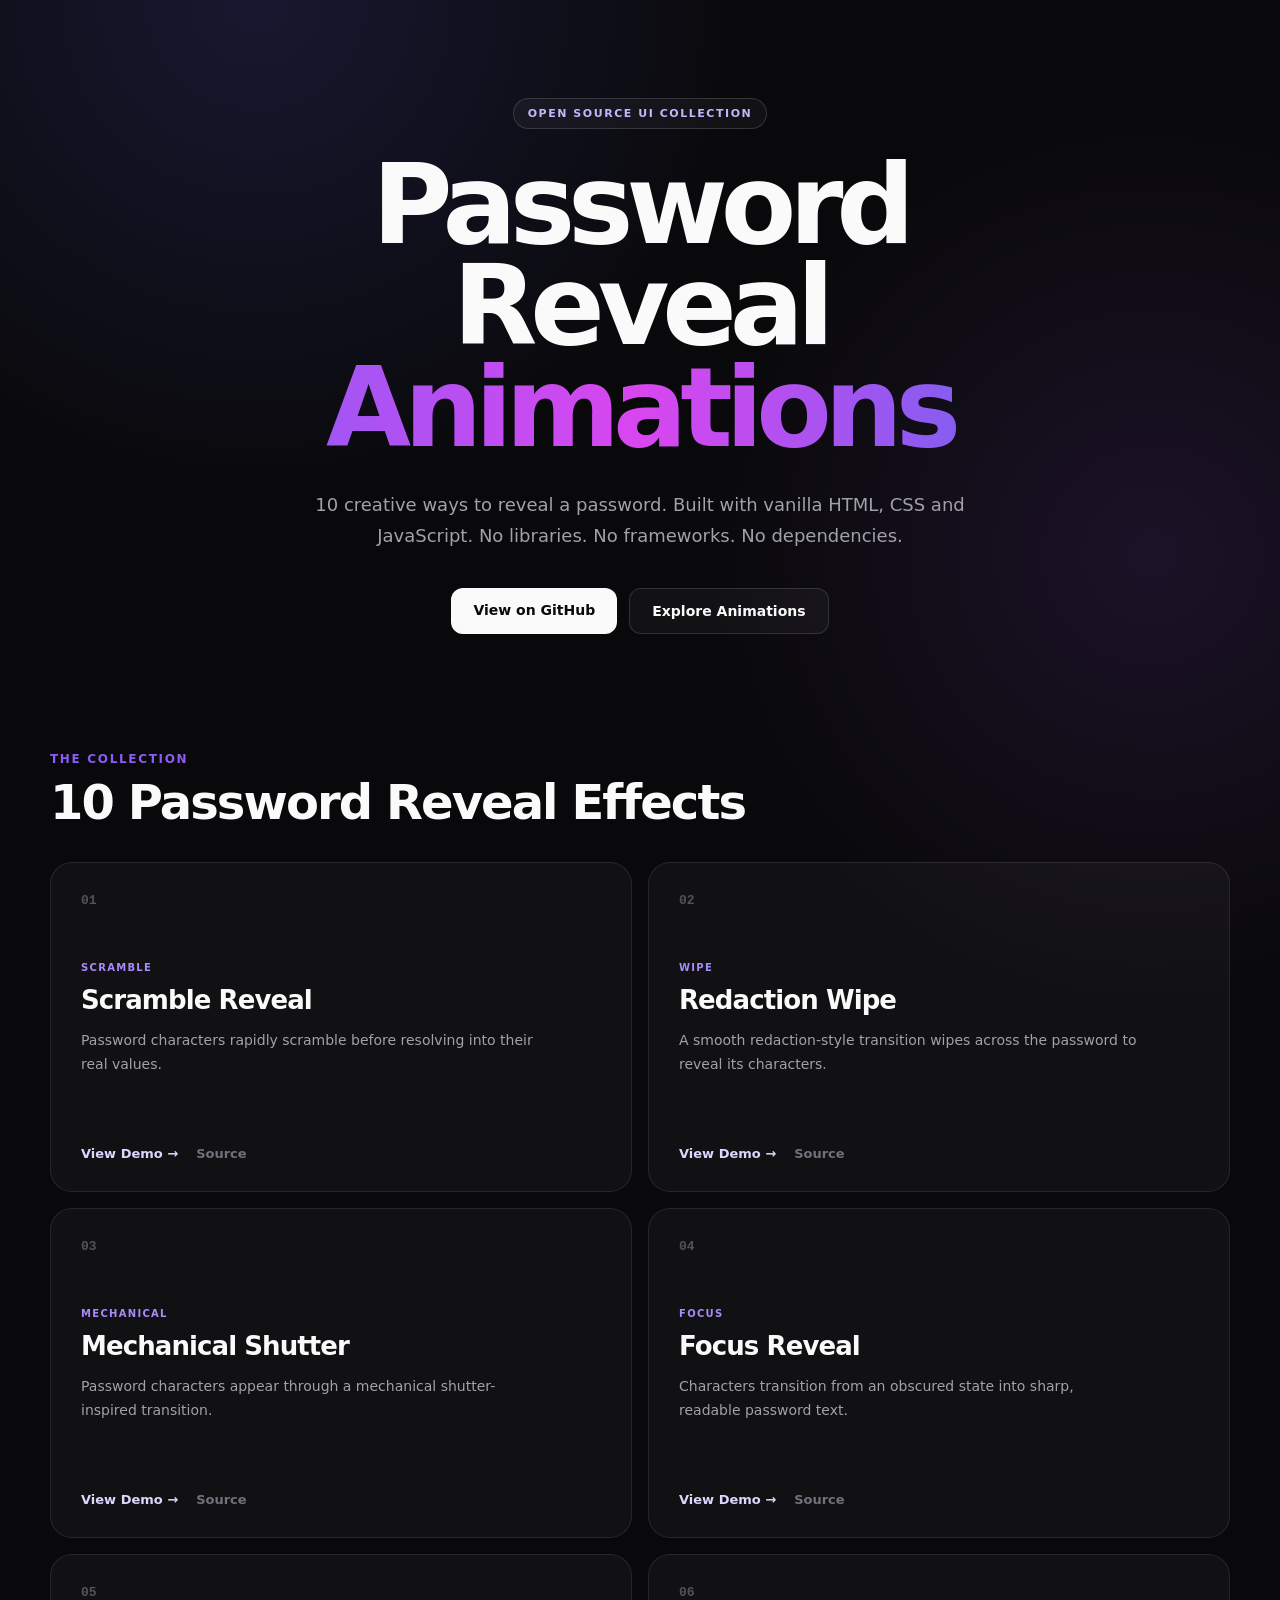
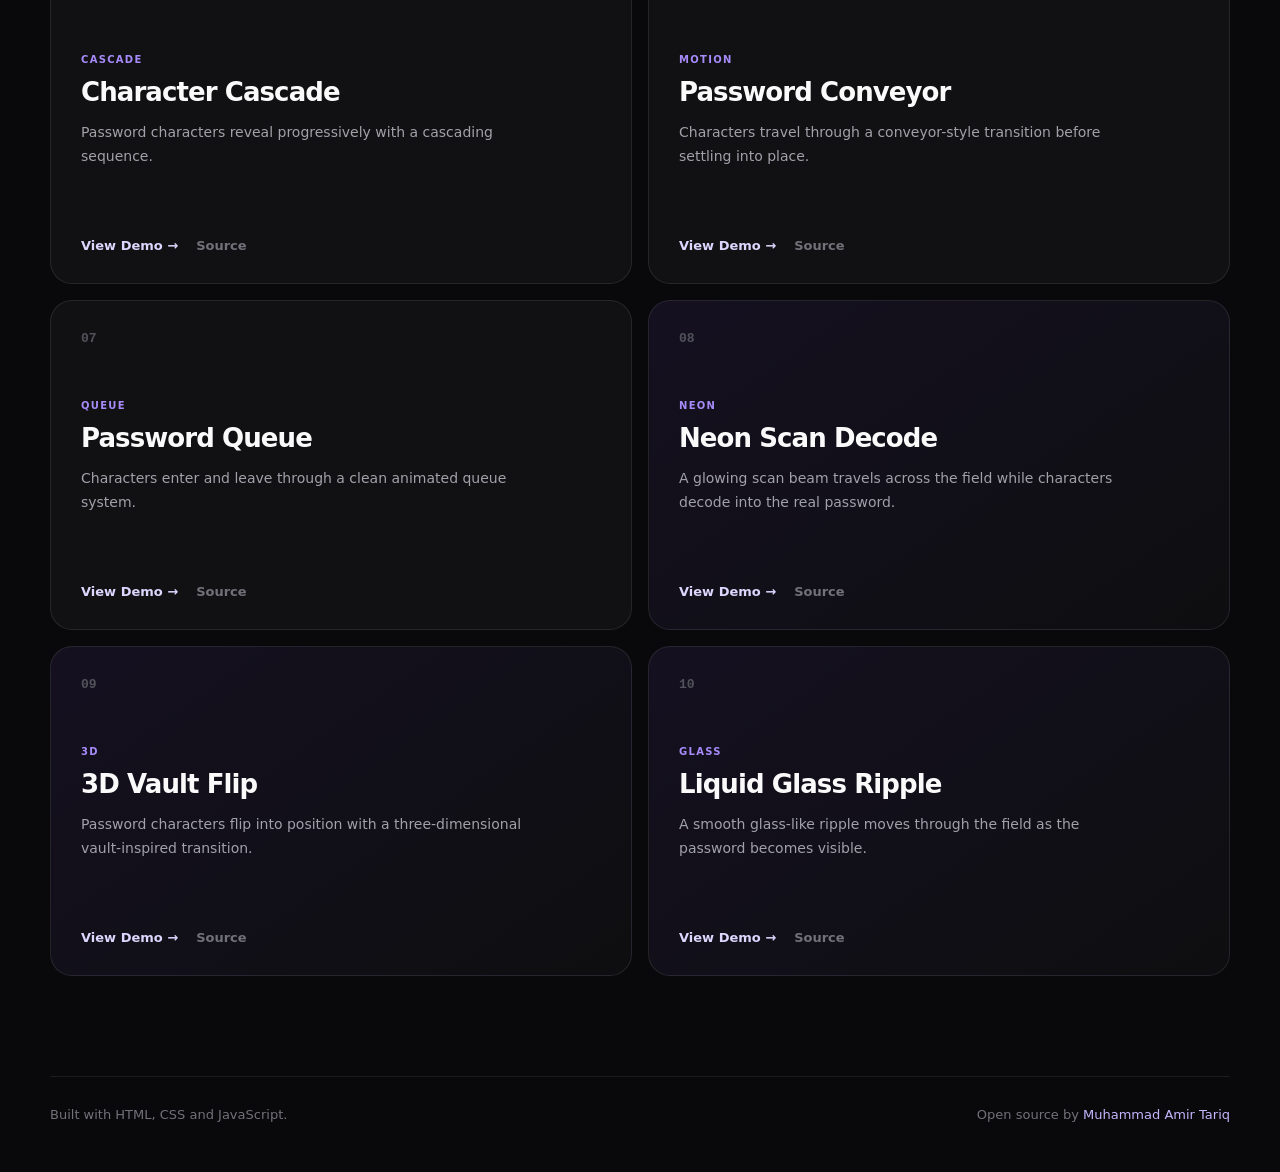
<file: index.html>
<!DOCTYPE html>
<html lang="en">
<head>
  <meta charset="UTF-8" />
  <meta name="viewport" content="width=device-width, initial-scale=1.0" />

  <meta
    name="description"
    content="10 creative password reveal animations built with vanilla HTML, CSS and JavaScript."
  />

  <title>Password Reveal Animations</title>

  <link rel="stylesheet" href="style.css" />
</head>

<body>

  <main class="page">

    <header class="hero">
      <div class="badge">OPEN SOURCE UI COLLECTION</div>

      <h1>
        Password Reveal
        <span>Animations</span>
      </h1>

      <p>
        10 creative ways to reveal a password.
        Built with vanilla HTML, CSS and JavaScript.
        No libraries. No frameworks. No dependencies.
      </p>

      <div class="hero-actions">
        <a
          class="button primary"
          href="https://github.com/amirciit/password-reveal-animations"
          target="_blank"
          rel="noopener noreferrer"
        >
          View on GitHub
        </a>

        <a class="button secondary" href="#animations">
          Explore Animations
        </a>
      </div>
    </header>


    <section class="animations-section" id="animations">

      <div class="section-heading">
        <p>THE COLLECTION</p>
        <h2>10 Password Reveal Effects</h2>
      </div>


      <div class="grid">


        <!-- 01 -->
        <article class="card">

          <div class="number">01</div>

          <div class="card-content">
            <span class="tag">SCRAMBLE</span>

            <h3>Scramble Reveal</h3>

            <p>
              Password characters rapidly scramble before resolving into their real
              values.
            </p>
          </div>

          <div class="card-actions">

            <a
              href="./Scramble%20Reveal/index.html"
              class="demo-link"
            >
              View Demo →
            </a>

            <a
              href="https://github.com/amirciit/password-reveal-animations/tree/main/Scramble%20Reveal"
              target="_blank"
              rel="noopener noreferrer"
              class="source-link"
            >
              Source
            </a>

          </div>

        </article>


        <!-- 02 -->
        <article class="card">

          <div class="number">02</div>

          <div class="card-content">
            <span class="tag">WIPE</span>

            <h3>Redaction Wipe</h3>

            <p>
              A smooth redaction-style transition wipes across the password to reveal
              its characters.
            </p>
          </div>

          <div class="card-actions">

            <a
              href="./Redaction%20Wipe/index.html"
              class="demo-link"
            >
              View Demo →
            </a>

            <a
              href="https://github.com/amirciit/password-reveal-animations/tree/main/Redaction%20Wipe"
              target="_blank"
              rel="noopener noreferrer"
              class="source-link"
            >
              Source
            </a>

          </div>

        </article>


        <!-- 03 -->
        <article class="card">

          <div class="number">03</div>

          <div class="card-content">
            <span class="tag">MECHANICAL</span>

            <h3>Mechanical Shutter</h3>

            <p>
              Password characters appear through a mechanical shutter-inspired
              transition.
            </p>
          </div>

          <div class="card-actions">

            <a
              href="./Mechanical%20Shutter/index.html"
              class="demo-link"
            >
              View Demo →
            </a>

            <a
              href="https://github.com/amirciit/password-reveal-animations/tree/main/Mechanical%20Shutter"
              target="_blank"
              rel="noopener noreferrer"
              class="source-link"
            >
              Source
            </a>

          </div>

        </article>


        <!-- 04 -->
        <article class="card">

          <div class="number">04</div>

          <div class="card-content">
            <span class="tag">FOCUS</span>

            <h3>Focus Reveal</h3>

            <p>
              Characters transition from an obscured state into sharp, readable
              password text.
            </p>
          </div>

          <div class="card-actions">

            <a
              href="./Focus%20Reveal/index.html"
              class="demo-link"
            >
              View Demo →
            </a>

            <a
              href="https://github.com/amirciit/password-reveal-animations/tree/main/Focus%20Reveal"
              target="_blank"
              rel="noopener noreferrer"
              class="source-link"
            >
              Source
            </a>

          </div>

        </article>


        <!-- 05 -->
        <article class="card">

          <div class="number">05</div>

          <div class="card-content">
            <span class="tag">CASCADE</span>

            <h3>Character Cascade</h3>

            <p>
              Password characters reveal progressively with a cascading sequence.
            </p>
          </div>

          <div class="card-actions">

            <a
              href="./Character%20Cascade/index.html"
              class="demo-link"
            >
              View Demo →
            </a>

            <a
              href="https://github.com/amirciit/password-reveal-animations/tree/main/Character%20Cascade"
              target="_blank"
              rel="noopener noreferrer"
              class="source-link"
            >
              Source
            </a>

          </div>

        </article>


        <!-- 06 -->
        <article class="card">

          <div class="number">06</div>

          <div class="card-content">
            <span class="tag">MOTION</span>

            <h3>Password Conveyor</h3>

            <p>
              Characters travel through a conveyor-style transition before settling
              into place.
            </p>
          </div>

          <div class="card-actions">

            <a
              href="./Password%20Conveyor/index.html"
              class="demo-link"
            >
              View Demo →
            </a>

            <a
              href="https://github.com/amirciit/password-reveal-animations/tree/main/Password%20Conveyor"
              target="_blank"
              rel="noopener noreferrer"
              class="source-link"
            >
              Source
            </a>

          </div>

        </article>


        <!-- 07 -->
        <article class="card">

          <div class="number">07</div>

          <div class="card-content">
            <span class="tag">QUEUE</span>

            <h3>Password Queue</h3>

            <p>
              Characters enter and leave through a clean animated queue system.
            </p>
          </div>

          <div class="card-actions">

            <a
              href="./Password%20Queue/index.html"
              class="demo-link"
            >
              View Demo →
            </a>

            <a
              href="https://github.com/amirciit/password-reveal-animations/tree/main/Password%20Queue"
              target="_blank"
              rel="noopener noreferrer"
              class="source-link"
            >
              Source
            </a>

          </div>

        </article>


        <!-- 08 -->
        <article class="card featured">

          <div class="number">08</div>

          <div class="card-content">
            <span class="tag">NEON</span>

            <h3>Neon Scan Decode</h3>

            <p>
              A glowing scan beam travels across the field while characters decode
              into the real password.
            </p>
          </div>

          <div class="card-actions">

            <a
              href="./Neon%20Scan%20Decode/index.html"
              class="demo-link"
            >
              View Demo →
            </a>

            <a
              href="https://github.com/amirciit/password-reveal-animations/tree/main/Neon%20Scan%20Decode"
              target="_blank"
              rel="noopener noreferrer"
              class="source-link"
            >
              Source
            </a>

          </div>

        </article>


        <!-- 09 -->
        <article class="card featured">

          <div class="number">09</div>

          <div class="card-content">
            <span class="tag">3D</span>

            <h3>3D Vault Flip</h3>

            <p>
              Password characters flip into position with a three-dimensional
              vault-inspired transition.
            </p>
          </div>

          <div class="card-actions">

            <a
              href="./3D%20Vault%20Flip/index.html"
              class="demo-link"
            >
              View Demo →
            </a>

            <a
              href="https://github.com/amirciit/password-reveal-animations/tree/main/3D%20Vault%20Flip"
              target="_blank"
              rel="noopener noreferrer"
              class="source-link"
            >
              Source
            </a>

          </div>

        </article>


        <!-- 10 -->
        <article class="card featured">

          <div class="number">10</div>

          <div class="card-content">
            <span class="tag">GLASS</span>

            <h3>Liquid Glass Ripple</h3>

            <p>
              A smooth glass-like ripple moves through the field as the password
              becomes visible.
            </p>
          </div>

          <div class="card-actions">

            <a
              href="./Liquid%20Glass%20Ripple/index.html"
              class="demo-link"
            >
              View Demo →
            </a>

            <a
              href="https://github.com/amirciit/password-reveal-animations/tree/main/Liquid%20Glass%20Ripple"
              target="_blank"
              rel="noopener noreferrer"
              class="source-link"
            >
              Source
            </a>

          </div>

        </article>


      </div>

    </section>


    <footer>

      <p>
        Built with HTML, CSS and JavaScript.
      </p>

      <p>
        Open source by
        <a
          href="https://github.com/amirciit"
          target="_blank"
          rel="noopener noreferrer"
        >
          Muhammad Amir Tariq
        </a>
      </p>

    </footer>

  </main>

</body>
</html>
</file>
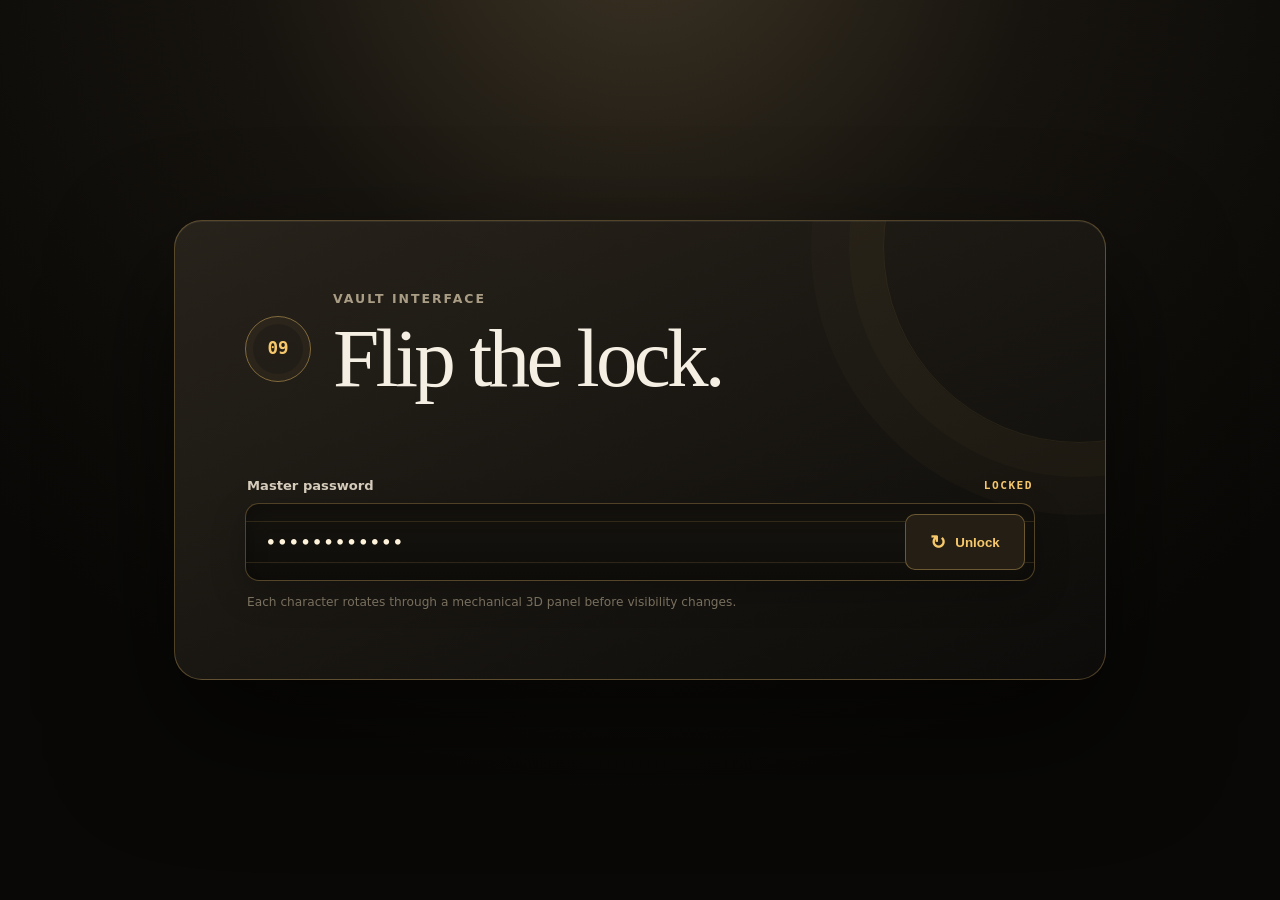
<file: 3D Vault Flip/index.html>
<!doctype html>
<html lang="en">
<head>
  <meta charset="utf-8">
  <meta name="viewport" content="width=device-width, initial-scale=1">
  <meta name="description" content="A 3D vault tile password reveal animation.">
  <title>Password Reveal Animation — Type 9</title>
  <link rel="stylesheet" href="style.css">
</head>
<body>
  <main class="stage">
    <section class="vault-card" aria-labelledby="title">
      <header>
        <div class="number">09</div>
        <div>
          <p>Vault interface</p>
          <h1 id="title">Flip the lock.</h1>
        </div>
      </header>

      <div class="form-block">
        <div class="label-row">
          <label for="password">Master password</label>
          <span id="stateText">LOCKED</span>
        </div>
        <div id="passwordShell" class="password-shell" aria-busy="false">
          <input id="password" type="password" value="Vault#Flip09" autocomplete="current-password" spellcheck="false">
          <div id="tileLayer" class="tile-layer" aria-hidden="true"></div>
          <button id="togglePassword" type="button" aria-controls="password" aria-label="Show password" aria-pressed="false">
            <span class="button-icon" aria-hidden="true">↻</span>
            <span id="toggleText">Unlock</span>
          </button>
        </div>
        <p class="note">Each character rotates through a mechanical 3D panel before visibility changes.</p>
      </div>
      <span id="liveStatus" class="sr-only" aria-live="polite"></span>
    </section>
  </main>
  <script src="script.js"></script>
</body>
</html>
</file>
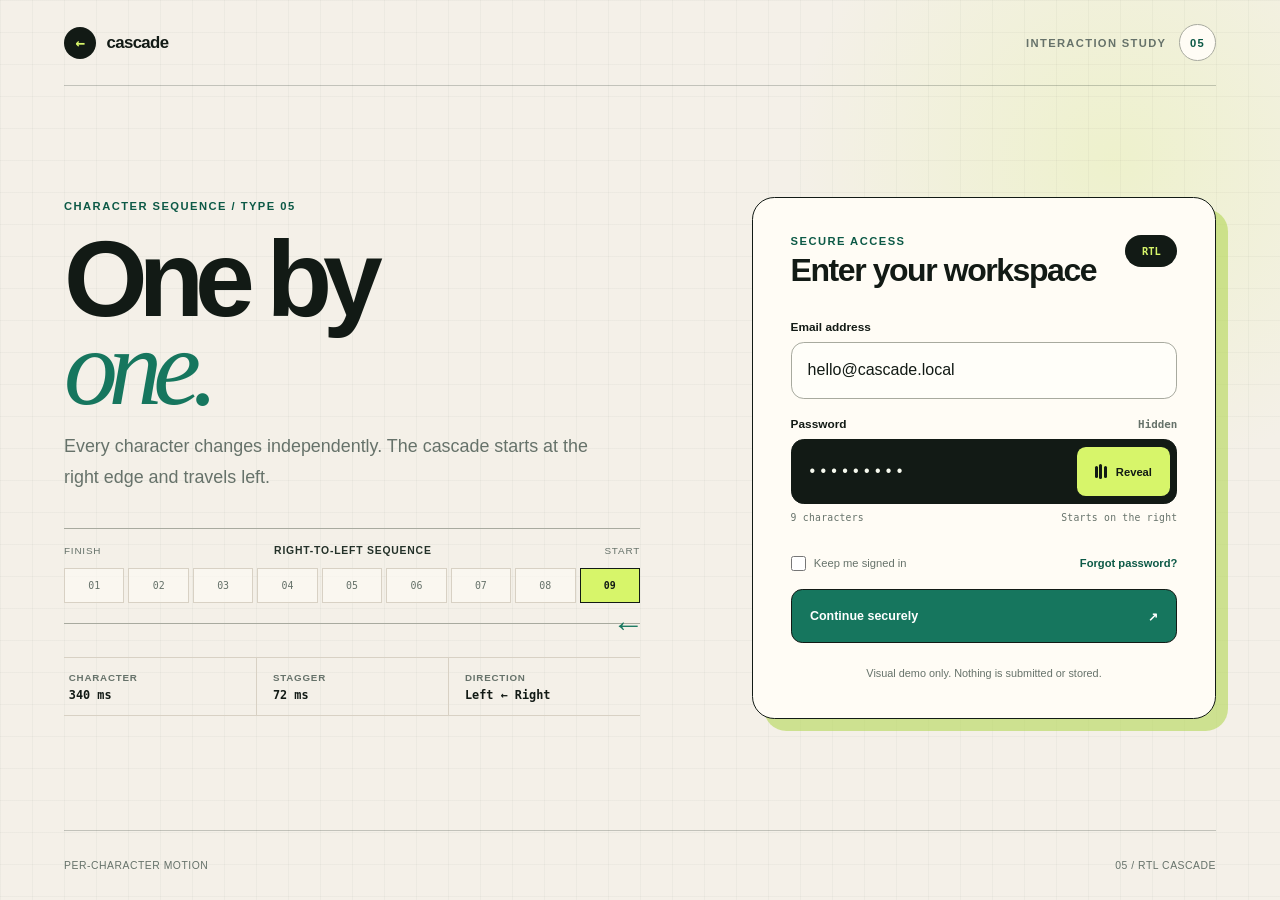
<file: Character Cascade/index.html>
<!doctype html>
<html lang="en">
<head>
    <meta charset="utf-8">
    <meta name="viewport" content="width=device-width, initial-scale=1">
    <meta name="description" content="A right-to-left, character-by-character password reveal animation demo.">
    <title>Password Reveal Animation — Type 5</title>
    <link rel="stylesheet" href="style.css">
</head>
<body>
    <div class="page-shell">
        <header class="top-bar">
            <a class="brand" href="#demo" aria-label="Cascade password demo">
                <span class="brand-mark" aria-hidden="true">←</span>
                <span>cascade</span>
            </a>

            <div class="study-number">
                <span>Interaction study</span>
                <strong>05</strong>
            </div>
        </header>

        <main class="hero-layout">
            <section class="intro-panel" aria-labelledby="page-title">
                <p class="eyebrow">Character sequence / Type 05</p>
                <h1 id="page-title">One by<br><em>one.</em></h1>
                <p class="intro-copy">
                    Every character changes independently. The cascade starts at the right edge and travels left.
                </p>

                <div class="direction-demo" aria-hidden="true">
                    <div class="direction-heading">
                        <span>Finish</span>
                        <strong>Right-to-left sequence</strong>
                        <span>Start</span>
                    </div>
                    <div class="direction-cells">
                        <span>01</span>
                        <span>02</span>
                        <span>03</span>
                        <span>04</span>
                        <span>05</span>
                        <span>06</span>
                        <span>07</span>
                        <span>08</span>
                        <span class="is-first">09</span>
                    </div>
                    <span class="direction-arrow">←</span>
                </div>

                <dl class="motion-specs" aria-label="Animation specifications">
                    <div>
                        <dt>Character</dt>
                        <dd>340 ms</dd>
                    </div>
                    <div>
                        <dt>Stagger</dt>
                        <dd>72 ms</dd>
                    </div>
                    <div>
                        <dt>Direction</dt>
                        <dd>Left ← Right</dd>
                    </div>
                </dl>
            </section>

            <section id="demo" class="access-card" aria-labelledby="card-title">
                <header class="card-header">
                    <div>
                        <p>Secure access</p>
                        <h2 id="card-title">Enter your workspace</h2>
                    </div>
                    <span class="card-chip">RTL</span>
                </header>

                <div class="access-controls" role="group" aria-label="Demo sign-in controls">
                    <div class="field-group">
                        <label for="email">Email address</label>
                        <div class="input-shell">
                            <input
                                id="email"
                                type="email"
                                value="hello@cascade.local"
                                autocomplete="off"
                            >
                        </div>
                    </div>

                    <div class="field-group password-group">
                        <div class="field-heading">
                            <label for="password">Password</label>
                            <span id="visibilityState" class="visibility-state" data-state="hidden">Hidden</span>
                        </div>

                        <div
                            id="passwordShell"
                            class="input-shell password-shell"
                            data-state="hidden"
                            aria-busy="false"
                        >
                            <input
                                id="password"
                                type="password"
                                value="Cascade@5"
                                autocomplete="current-password"
                                spellcheck="false"
                            >

                            <div id="characterStage" class="character-stage" aria-hidden="true" hidden>
                                <div id="characterTrack" class="character-track"></div>
                                <span id="sequenceBeam" class="sequence-beam"></span>
                            </div>

                            <button
                                id="togglePassword"
                                class="visibility-toggle"
                                type="button"
                                aria-controls="password"
                                aria-label="Reveal password"
                                data-visible="false"
                            >
                                <span class="sequence-icon" aria-hidden="true">
                                    <i></i><i></i><i></i>
                                </span>
                                <span id="toggleText">Reveal</span>
                            </button>
                        </div>

                        <div class="sequence-meta" aria-hidden="true">
                            <span id="characterCount">9 characters</span>
                            <span>Starts on the right</span>
                        </div>

                        <p id="fieldMessage" class="field-message" role="status" aria-live="polite" aria-hidden="true"></p>
                    </div>

                    <div class="access-options">
                        <label class="remember-option">
                            <input type="checkbox">
                            <span>Keep me signed in</span>
                        </label>
                        <button id="forgotButton" class="text-button" type="button">Forgot password?</button>
                    </div>

                    <button id="demoSubmit" class="continue-button" type="button">
                        Continue securely
                        <span aria-hidden="true">↗</span>
                    </button>
                </div>

                <p class="demo-note">Visual demo only. Nothing is submitted or stored.</p>
                <span id="liveStatus" class="sr-only" aria-live="polite"></span>
            </section>
        </main>

        <footer class="page-footer">
            <span>Per-character motion</span>
            <span>05 / RTL cascade</span>
        </footer>
    </div>

    <div id="demoToast" class="demo-toast" role="status" aria-live="polite" aria-hidden="true"></div>

    <script src="script.js"></script>
</body>
</html>
</file>
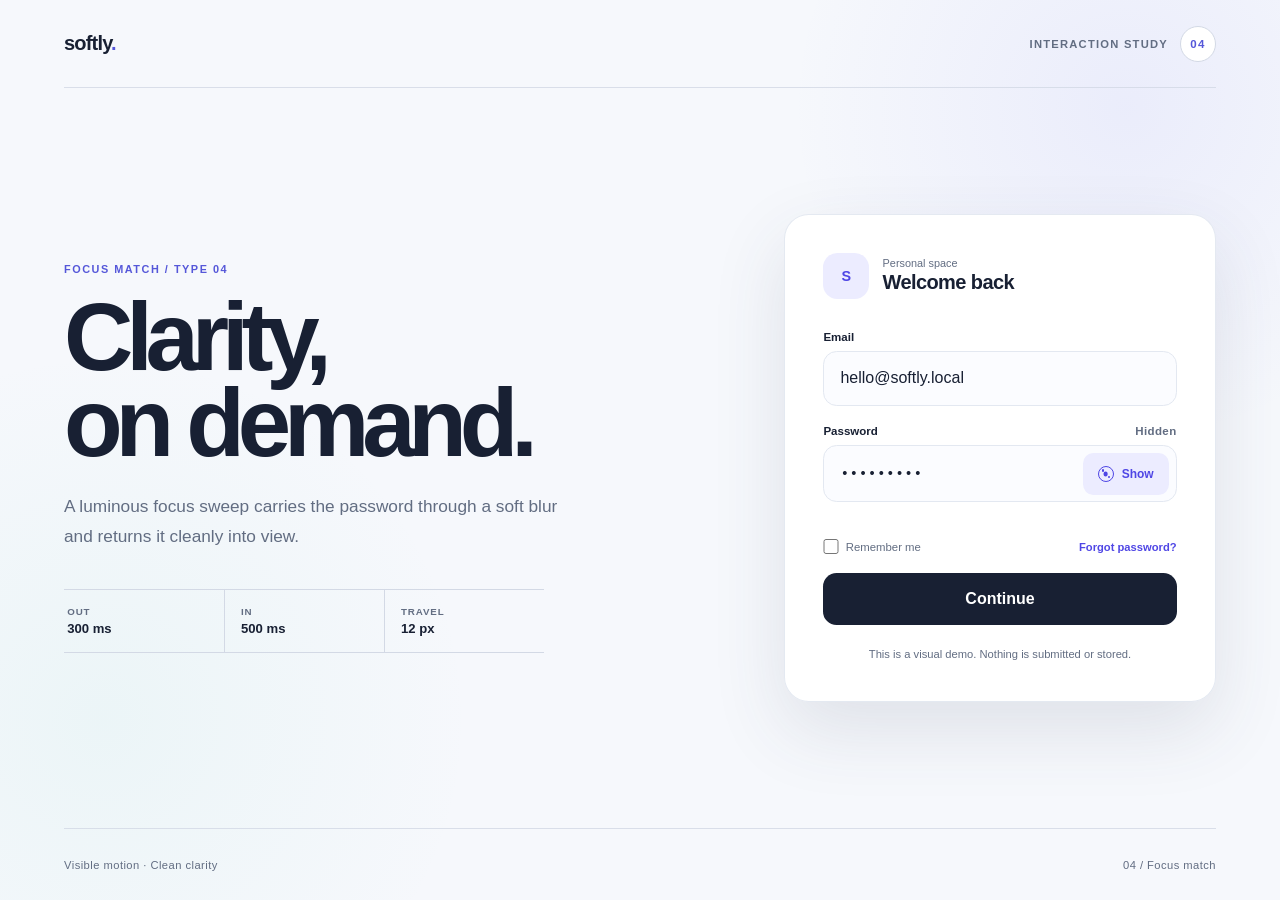
<file: Focus Reveal/index.html>
<!doctype html>
<html lang="en">
<head>
    <meta charset="utf-8">
    <meta name="viewport" content="width=device-width, initial-scale=1">
    <meta name="description" content="A smooth password reveal demo with a visible focus-match sweep.">
    <title>Password Reveal Animation — Type 4</title>
    <link rel="stylesheet" href="style.css">
</head>
<body>
    <div class="page-frame">
        <header class="top-bar">
            <a class="wordmark" href="#demo" aria-label="Softly password demo">
                softly<span>.</span>
            </a>

            <div class="study-label">
                <span>Interaction study</span>
                <strong>04</strong>
            </div>
        </header>

        <main class="hero-layout">
            <section class="intro-panel" aria-labelledby="page-title">
                <p class="eyebrow">Focus match / Type 04</p>
                <h1 id="page-title">Clarity,<br>on demand.</h1>
                <p class="intro-copy">
                    A luminous focus sweep carries the password through a soft blur and returns it cleanly into view.
                </p>

                <dl class="motion-specs" aria-label="Animation specifications">
                    <div>
                        <dt>Out</dt>
                        <dd>300 ms</dd>
                    </div>
                    <div>
                        <dt>In</dt>
                        <dd>500 ms</dd>
                    </div>
                    <div>
                        <dt>Travel</dt>
                        <dd>12 px</dd>
                    </div>
                </dl>
            </section>

            <section id="demo" class="signin-card" aria-labelledby="signin-title">
                <header class="card-header">
                    <div class="profile-mark" aria-hidden="true">
                        <span>S</span>
                    </div>
                    <div>
                        <p>Personal space</p>
                        <h2 id="signin-title">Welcome back</h2>
                    </div>
                </header>

                <div class="signin-controls" role="group" aria-label="Demo sign-in controls">
                    <div class="field-group">
                        <label for="email">Email</label>
                        <div class="input-shell">
                            <input
                                id="email"
                                type="email"
                                value="hello@softly.local"
                                autocomplete="off"
                            >
                        </div>
                    </div>

                    <div class="field-group password-group">
                        <div class="field-heading">
                            <label for="password">Password</label>
                            <span id="visibilityState" class="visibility-state" data-state="hidden">Hidden</span>
                        </div>

                        <div id="passwordShell" class="input-shell password-shell" data-state="hidden" aria-busy="false">
                            <span id="focusBloom" class="focus-bloom" aria-hidden="true"></span>

                            <input
                                id="password"
                                type="password"
                                value="Softly@04"
                                autocomplete="current-password"
                                spellcheck="false"
                            >

                            <button
                                id="togglePassword"
                                class="visibility-toggle"
                                type="button"
                                aria-controls="password"
                                aria-label="Show password"
                                data-visible="false"
                            >
                                <span class="toggle-symbol" aria-hidden="true">
                                    <span></span>
                                </span>
                                <span id="toggleText">Show</span>
                            </button>
                        </div>

                        <p id="fieldMessage" class="field-message" role="status" aria-live="polite" aria-hidden="true"></p>
                    </div>

                    <div class="signin-options">
                        <label class="remember-option">
                            <input type="checkbox">
                            <span>Remember me</span>
                        </label>
                        <button id="forgotButton" class="text-button" type="button">Forgot password?</button>
                    </div>

                    <button id="demoSubmit" class="continue-button" type="button">
                        Continue
                    </button>
                </div>

                <p class="demo-note">
                    This is a visual demo. Nothing is submitted or stored.
                </p>

                <span id="liveStatus" class="sr-only" aria-live="polite"></span>
            </section>
        </main>

        <footer class="page-footer">
            <span>Visible motion · Clean clarity</span>
            <span>04 / Focus match</span>
        </footer>
    </div>

    <div id="demoToast" class="demo-toast" role="status" aria-live="polite" aria-hidden="true"></div>

    <script src="script.js"></script>
</body>
</html>
</file>
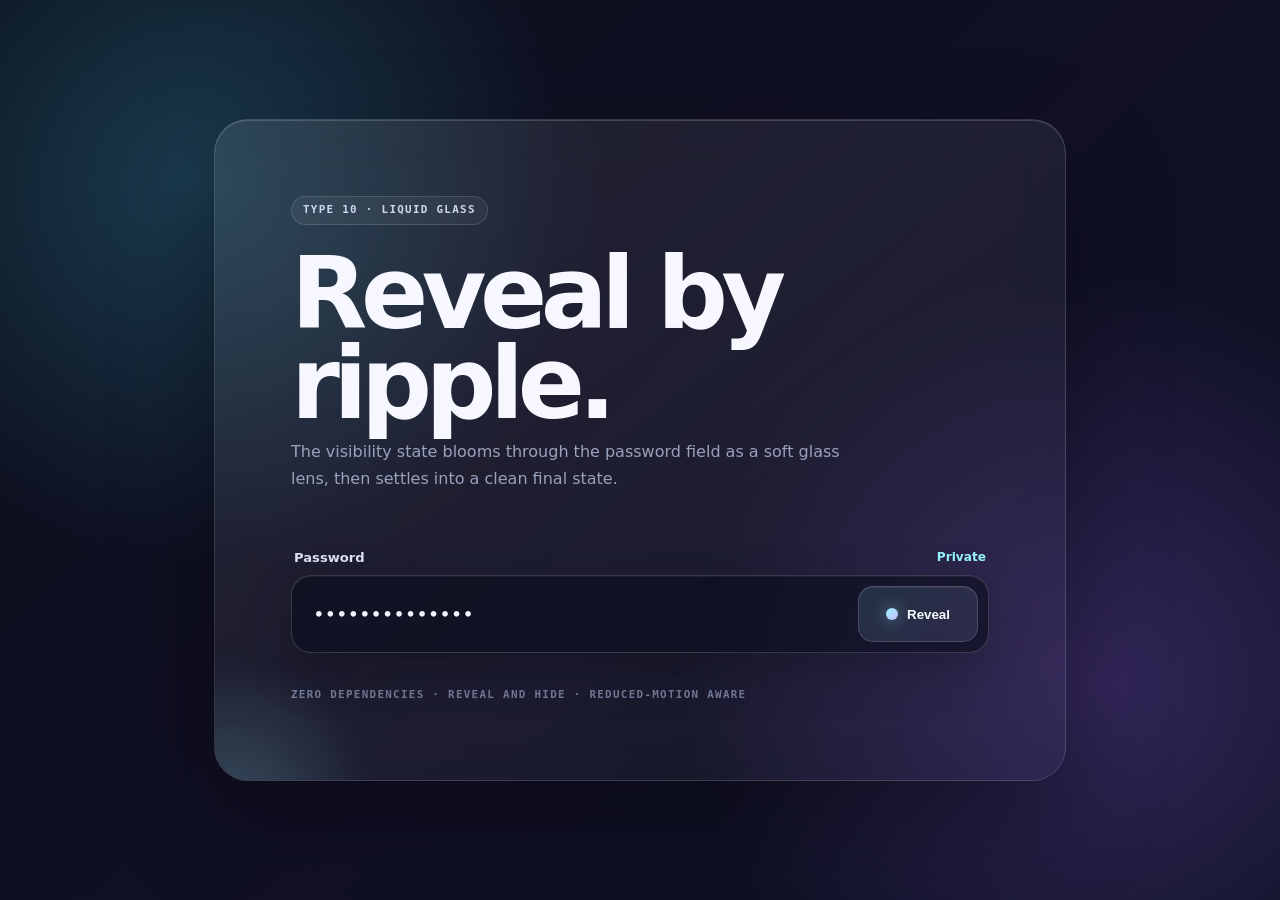
<file: Liquid Glass Ripple/index.html>
<!doctype html>
<html lang="en">
<head>
  <meta charset="utf-8">
  <meta name="viewport" content="width=device-width, initial-scale=1">
  <meta name="description" content="A liquid glass ripple password reveal animation.">
  <title>Password Reveal Animation — Type 10</title>
  <link rel="stylesheet" href="style.css">
</head>
<body>
  <main class="canvas">
    <section class="glass-card" aria-labelledby="title">
      <div class="badge">TYPE 10 · LIQUID GLASS</div>
      <h1 id="title">Reveal by ripple.</h1>
      <p class="intro">The visibility state blooms through the password field as a soft glass lens, then settles into a clean final state.</p>

      <div class="field-block">
        <div class="field-heading">
          <label for="password">Password</label>
          <span id="stateText">Private</span>
        </div>
        <div id="passwordShell" class="password-shell" aria-busy="false">
          <input id="password" type="password" value="Ripple.Glass10" autocomplete="current-password" spellcheck="false">
          <div id="baseText" class="text-layer base-text" aria-hidden="true"></div>
          <div id="targetText" class="text-layer target-text" aria-hidden="true"></div>
          <span id="ripple" class="ripple" aria-hidden="true"></span>
          <button id="togglePassword" type="button" aria-controls="password" aria-label="Show password" aria-pressed="false">
            <span class="orb" aria-hidden="true"></span>
            <span id="toggleText">Reveal</span>
          </button>
        </div>
      </div>
      <footer>Zero dependencies · Reveal and hide · Reduced-motion aware</footer>
      <span id="liveStatus" class="sr-only" aria-live="polite"></span>
    </section>
  </main>
  <script src="script.js"></script>
</body>
</html>
</file>
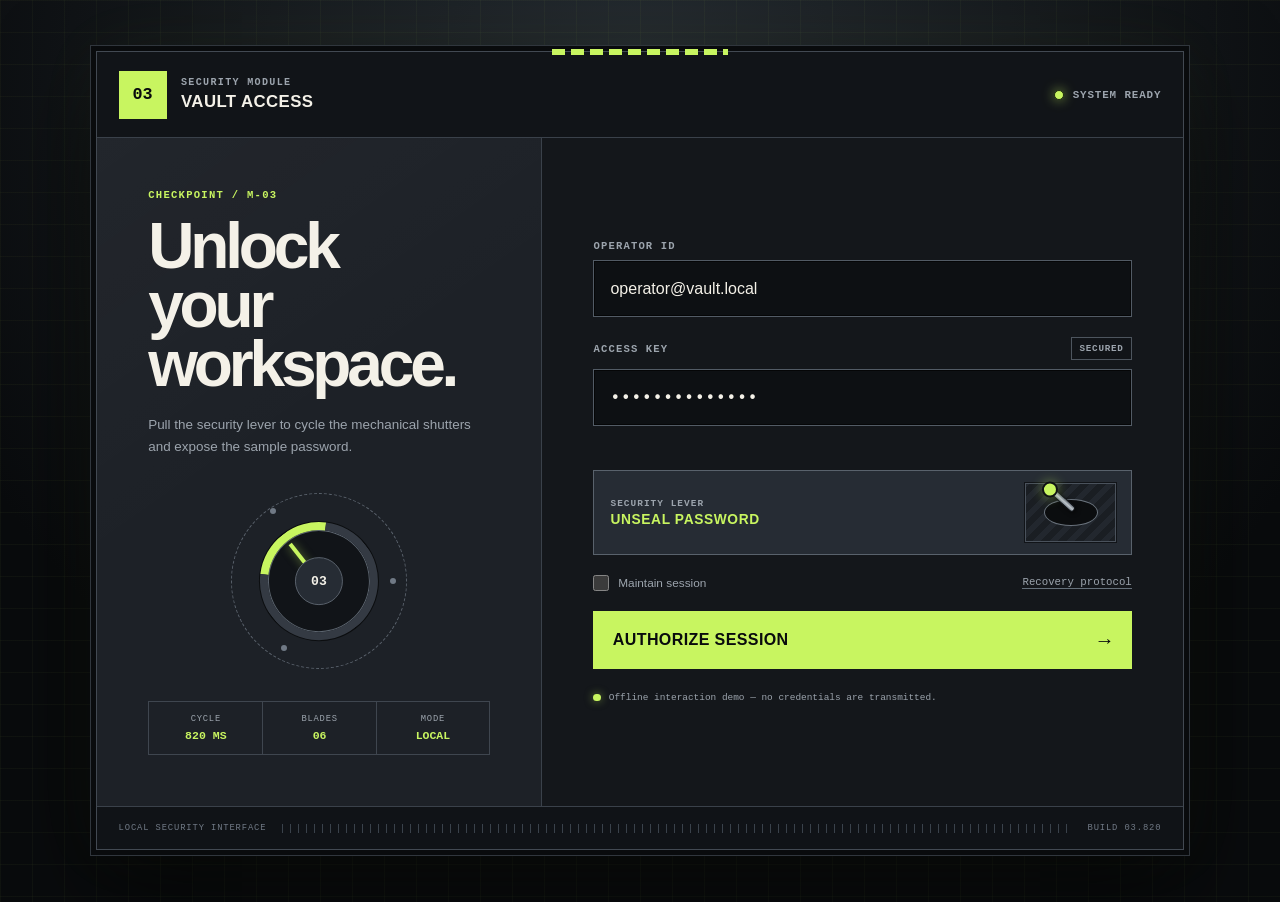
<file: Mechanical Shutter/index.html>
<!doctype html>
<html lang="en">
<head>
    <meta charset="utf-8">
    <meta name="viewport" content="width=device-width, initial-scale=1">
    <meta name="description" content="An industrial password reveal demo with a mechanical shutter animation.">
    <title>Password Reveal Animation — Type 3</title>
    <link rel="stylesheet" href="style.css">
</head>
<body>
    <main class="machine-shell">
        <header class="machine-header">
            <div class="unit-identity">
                <span class="unit-number" aria-hidden="true">03</span>
                <div>
                    <p>Security module</p>
                    <h1>Vault access</h1>
                </div>
            </div>

            <div class="system-readout" aria-label="System status">
                <span class="system-light" aria-hidden="true"></span>
                <span id="systemState">System ready</span>
            </div>
        </header>

        <div class="machine-body">
            <section class="briefing-panel" aria-labelledby="briefing-title">
                <p class="panel-code">Checkpoint / M-03</p>
                <h2 id="briefing-title">Unlock your workspace.</h2>
                <p class="briefing-copy">
                    Pull the security lever to cycle the mechanical shutters and expose the sample password.
                </p>

                <div class="lock-schematic" aria-hidden="true">
                    <div class="dial-ring">
                        <span class="dial-core">03</span>
                    </div>
                    <span class="dial-marker marker-one"></span>
                    <span class="dial-marker marker-two"></span>
                    <span class="dial-marker marker-three"></span>
                </div>

                <dl class="module-specs">
                    <div>
                        <dt>Cycle</dt>
                        <dd>820 ms</dd>
                    </div>
                    <div>
                        <dt>Blades</dt>
                        <dd>06</dd>
                    </div>
                    <div>
                        <dt>Mode</dt>
                        <dd>Local</dd>
                    </div>
                </dl>
            </section>

            <section class="control-panel" aria-label="Demo access controls">
                <div class="field-group">
                    <label for="email">Operator ID</label>
                    <input
                        id="email"
                        class="machine-input"
                        type="email"
                        value="operator@vault.local"
                        autocomplete="off"
                    >
                </div>

                <div class="field-group password-group">
                    <div class="field-heading">
                        <label for="password">Access key</label>
                        <span id="securityState" class="security-state" data-state="hidden">Secured</span>
                    </div>

                    <div id="passwordShell" class="password-shell" data-state="hidden" aria-busy="false">
                        <input
                            id="password"
                            type="password"
                            value="Torque-Lime-03"
                            autocomplete="off"
                            spellcheck="false"
                        >

                        <div id="shutterArray" class="shutter-array" aria-hidden="true">
                            <span class="shutter-blade" data-index="01"></span>
                            <span class="shutter-blade" data-index="02"></span>
                            <span class="shutter-blade" data-index="03"></span>
                            <span class="shutter-blade" data-index="04"></span>
                            <span class="shutter-blade" data-index="05"></span>
                            <span class="shutter-blade" data-index="06"></span>
                        </div>
                    </div>

                    <p id="fieldMessage" class="field-message" role="status" aria-live="polite" aria-hidden="true"></p>
                </div>

                <button
                    id="togglePassword"
                    class="lever-control"
                    type="button"
                    aria-controls="password"
                    aria-label="Reveal password"
                    aria-pressed="false"
                    data-visible="false"
                >
                    <span class="lever-copy">
                        <small>Security lever</small>
                        <strong id="leverAction">Unseal password</strong>
                    </span>

                    <span class="lever-assembly" aria-hidden="true">
                        <span class="lever-gate">
                            <span class="lever-arm">
                                <span class="lever-knob"></span>
                            </span>
                        </span>
                    </span>
                </button>

                <div class="control-options">
                    <label class="session-option">
                        <input type="checkbox">
                        <span>Maintain session</span>
                    </label>
                    <button id="recoveryButton" class="recovery-button" type="button">Recovery protocol</button>
                </div>

                <button id="demoSubmit" class="authorize-button" type="button">
                    <span>Authorize session</span>
                    <span class="authorize-arrow" aria-hidden="true">→</span>
                </button>

                <p class="local-note">
                    <span aria-hidden="true"></span>
                    Offline interaction demo — no credentials are transmitted.
                </p>
            </section>
        </div>

        <footer class="machine-footer" aria-hidden="true">
            <span>Local security interface</span>
            <span class="footer-ticks"></span>
            <span>Build 03.820</span>
        </footer>

        <span id="liveStatus" class="sr-only" aria-live="polite"></span>
    </main>

    <div id="demoToast" class="demo-toast" role="status" aria-live="polite" aria-hidden="true"></div>

    <script src="script.js"></script>
</body>
</html>
</file>
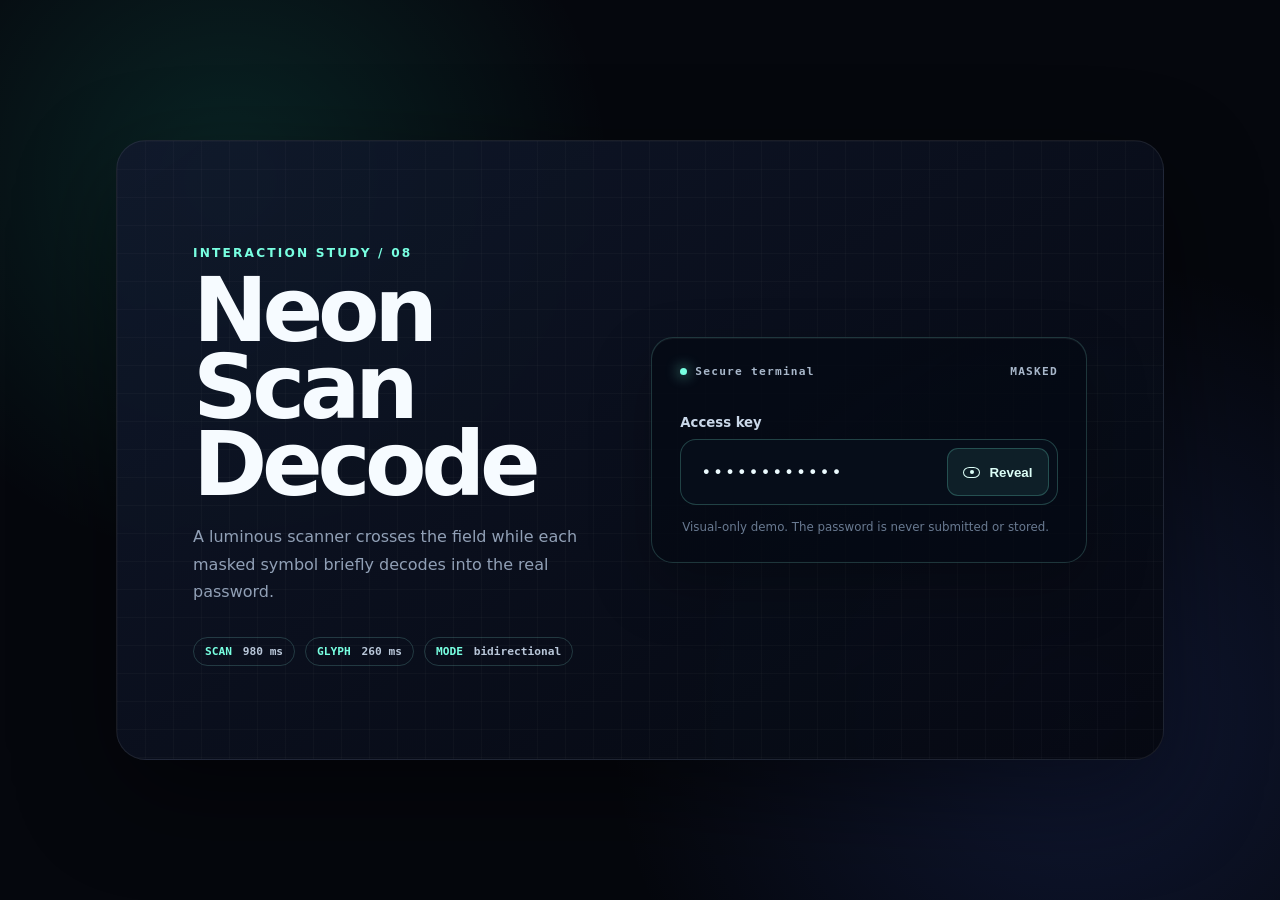
<file: Neon Scan Decode/index.html>
<!doctype html>
<html lang="en">
<head>
  <meta charset="utf-8">
  <meta name="viewport" content="width=device-width, initial-scale=1">
  <meta name="description" content="A neon scan password reveal animation with per-character decode motion.">
  <title>Password Reveal Animation — Type 8</title>
  <link rel="stylesheet" href="style.css">
</head>
<body>
  <main class="stage">
    <section class="panel" aria-labelledby="title">
      <div class="panel-copy">
        <p class="eyebrow">Interaction study / 08</p>
        <h1 id="title">Neon<br>Scan Decode</h1>
        <p class="lead">A luminous scanner crosses the field while each masked symbol briefly decodes into the real password.</p>
        <div class="specs" aria-label="Motion specifications">
          <span><b>SCAN</b> 980 ms</span>
          <span><b>GLYPH</b> 260 ms</span>
          <span><b>MODE</b> bidirectional</span>
        </div>
      </div>

      <div class="demo-card">
        <div class="card-top">
          <div>
            <span class="status-dot" aria-hidden="true"></span>
            <span>Secure terminal</span>
          </div>
          <span id="stateText">MASKED</span>
        </div>

        <label for="password">Access key</label>
        <div id="passwordShell" class="password-shell" data-visible="false" aria-busy="false">
          <input id="password" type="password" value="Neon@Cipher8" autocomplete="current-password" spellcheck="false">
          <div id="glyphLayer" class="glyph-layer" aria-hidden="true"></div>
          <span id="scanBeam" class="scan-beam" aria-hidden="true"></span>
          <button id="togglePassword" type="button" aria-controls="password" aria-label="Show password" aria-pressed="false">
            <span class="eye" aria-hidden="true"></span>
            <span id="toggleText">Reveal</span>
          </button>
        </div>

        <p class="hint">Visual-only demo. The password is never submitted or stored.</p>
        <span id="liveStatus" class="sr-only" aria-live="polite"></span>
      </div>
    </section>
  </main>
  <script src="script.js"></script>
</body>
</html>
</file>
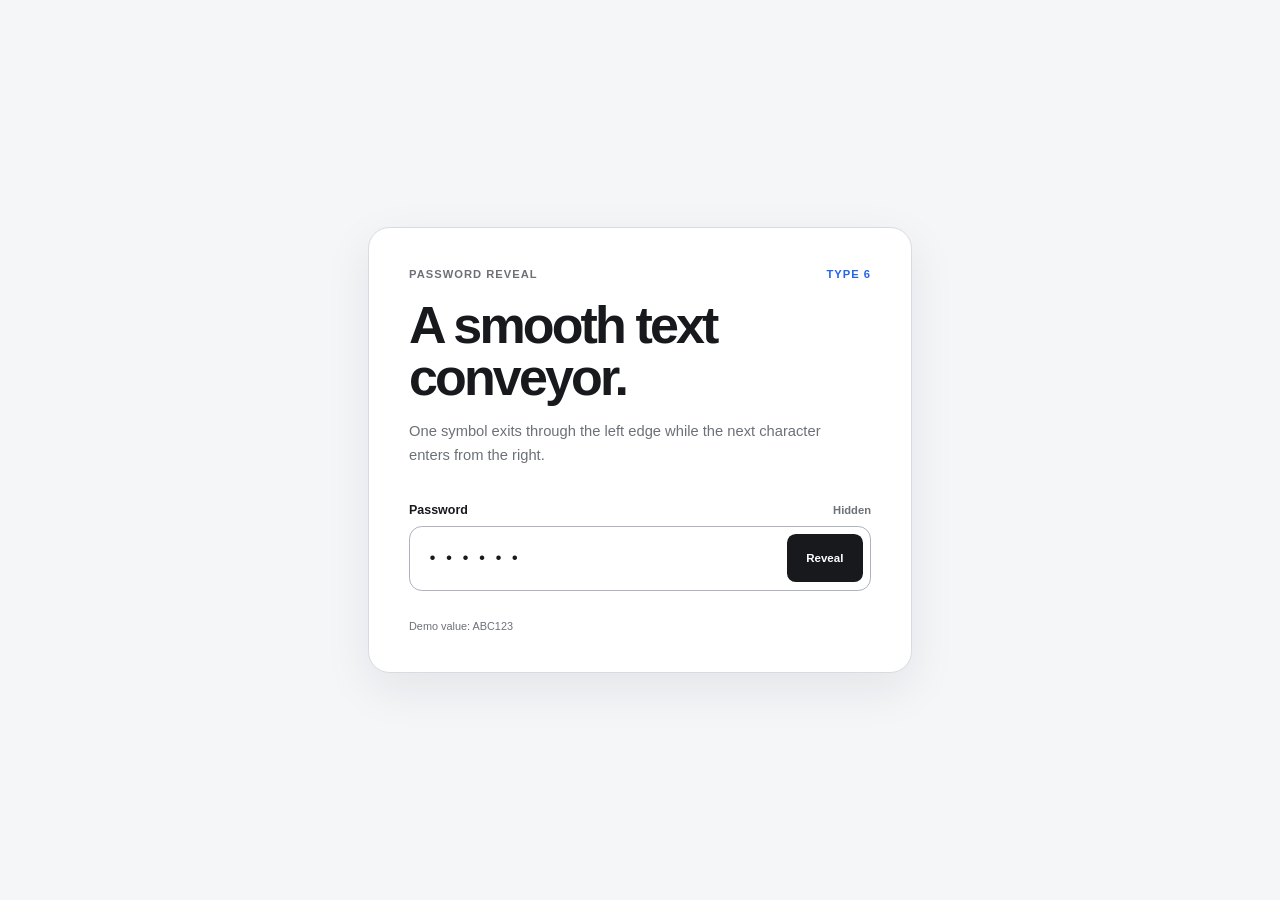
<file: Password Conveyor/index.html>
<!doctype html>
<html lang="en">
<head>
    <meta charset="utf-8">
    <meta name="viewport" content="width=device-width, initial-scale=1">
    <meta name="description" content="A clean password reveal animation where one text line moves smoothly from right to left.">
    <title>Password Reveal Animation — Type 6</title>
    <link rel="stylesheet" href="style.css">
</head>
<body>
    <main class="page-shell">
        <section class="demo-card" aria-labelledby="pageTitle">
            <header class="demo-header">
                <div class="type-label">
                    <span>Password reveal</span>
                    <strong>Type 6</strong>
                </div>

                <h1 id="pageTitle">A smooth text conveyor.</h1>
                <p>
                    One symbol exits through the left edge while the next character enters from the right.
                </p>
            </header>

            <div class="field-group">
                <div class="field-heading">
                    <label for="password">Password</label>
                    <span id="visibilityState" class="visibility-state">Hidden</span>
                </div>

                <div
                    id="passwordShell"
                    class="password-shell"
                    data-state="hidden"
                    aria-busy="false"
                >
                    <input
                        id="password"
                        type="password"
                        value="ABC123"
                        autocomplete="current-password"
                        spellcheck="false"
                    >

                    <div
                        id="conveyorStage"
                        class="conveyor-stage"
                        aria-hidden="true"
                        hidden
                    >
                        <div id="conveyorWindow" class="conveyor-window">
                            <div id="conveyorTrack" class="conveyor-track"></div>
                        </div>
                    </div>

                    <button
                        id="togglePassword"
                        class="visibility-toggle"
                        type="button"
                        aria-controls="password"
                        aria-label="Reveal password"
                        aria-pressed="false"
                    >
                        <span id="toggleText">Reveal</span>
                    </button>
                </div>

                <p id="fieldMessage" class="field-message" role="status" aria-live="polite"></p>
                <p class="demo-note">Demo value: ABC123</p>
            </div>

            <span id="liveStatus" class="sr-only" aria-live="polite"></span>
        </section>
    </main>

    <script src="script.js"></script>
</body>
</html>
</file>
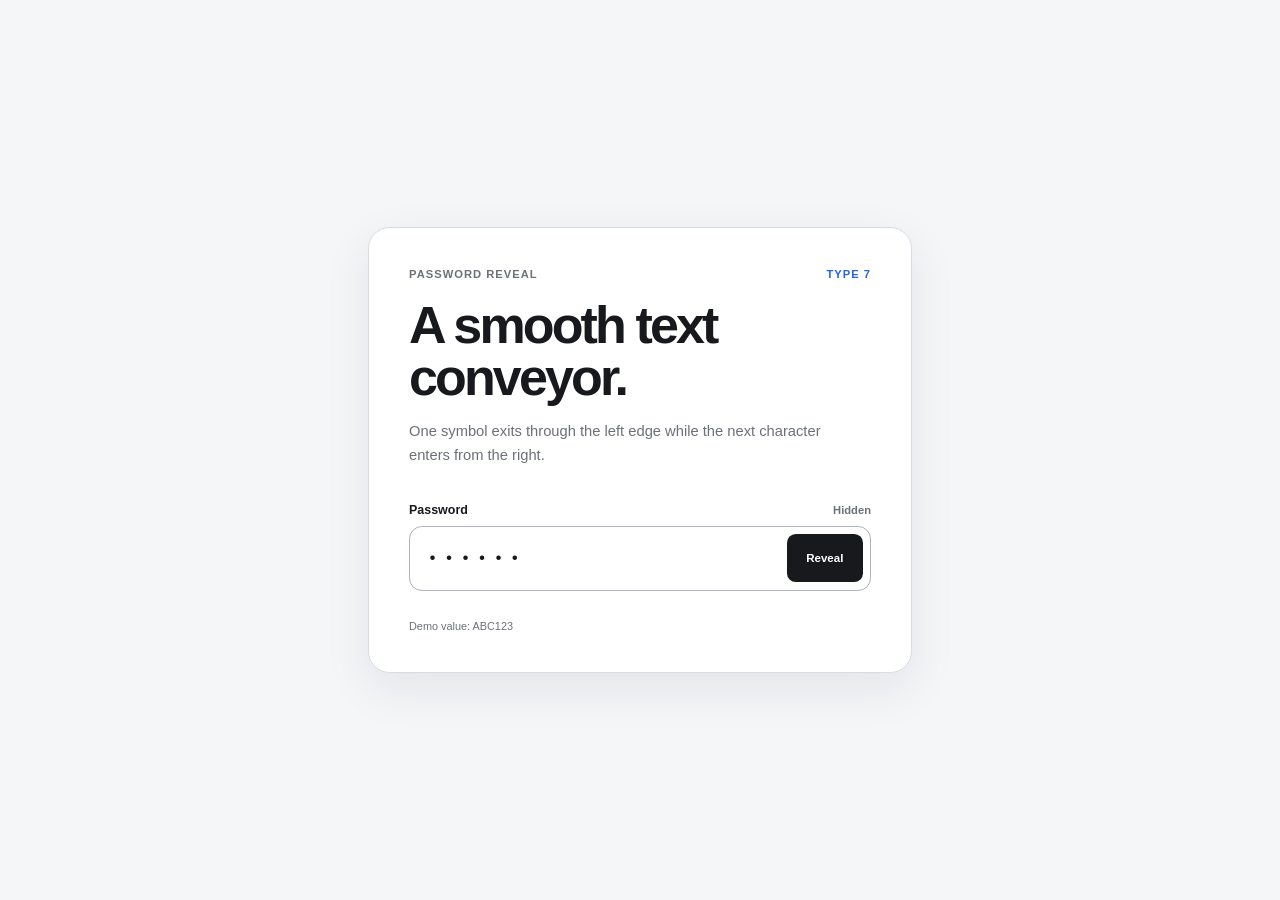
<file: Password Queue/index.html>
<!doctype html>
<html lang="en">
<head>
    <meta charset="utf-8">
    <meta name="viewport" content="width=device-width, initial-scale=1">
    <meta name="description" content="A clean password reveal animation where one text line moves smoothly from right to left.">
    <title>Password Reveal Animation — Type 7</title>
    <link rel="stylesheet" href="style.css">
</head>
<body>
    <main class="page-shell">
        <section class="demo-card" aria-labelledby="pageTitle">
            <header class="demo-header">
                <div class="type-label">
                    <span>Password reveal</span>
                    <strong>Type 7</strong>
                </div>

                <h1 id="pageTitle">A smooth text conveyor.</h1>
                <p>
                    One symbol exits through the left edge while the next character enters from the right.
                </p>
            </header>

            <div class="field-group">
                <div class="field-heading">
                    <label for="password">Password</label>
                    <span id="visibilityState" class="visibility-state">Hidden</span>
                </div>

                <div
                    id="passwordShell"
                    class="password-shell"
                    data-state="hidden"
                    aria-busy="false"
                >
                    <input
                        id="password"
                        type="password"
                        value="ABC123"
                        autocomplete="current-password"
                        spellcheck="false"
                    >

                    <div
                        id="conveyorStage"
                        class="conveyor-stage"
                        aria-hidden="true"
                        hidden
                    >
                        <div id="conveyorWindow" class="conveyor-window">
                            <div id="conveyorTrack" class="conveyor-track"></div>
                        </div>
                        <span id="incomingGlyph" class="incoming-glyph"></span>
                    </div>

                    <button
                        id="togglePassword"
                        class="visibility-toggle"
                        type="button"
                        aria-controls="password"
                        aria-label="Reveal password"
                        aria-pressed="false"
                    >
                        <span id="toggleText">Reveal</span>
                    </button>
                </div>

                <p id="fieldMessage" class="field-message" role="status" aria-live="polite"></p>
                <p class="demo-note">Demo value: ABC123</p>
            </div>

            <span id="liveStatus" class="sr-only" aria-live="polite"></span>
        </section>
    </main>

    <script src="script.js"></script>
</body>
</html>
</file>
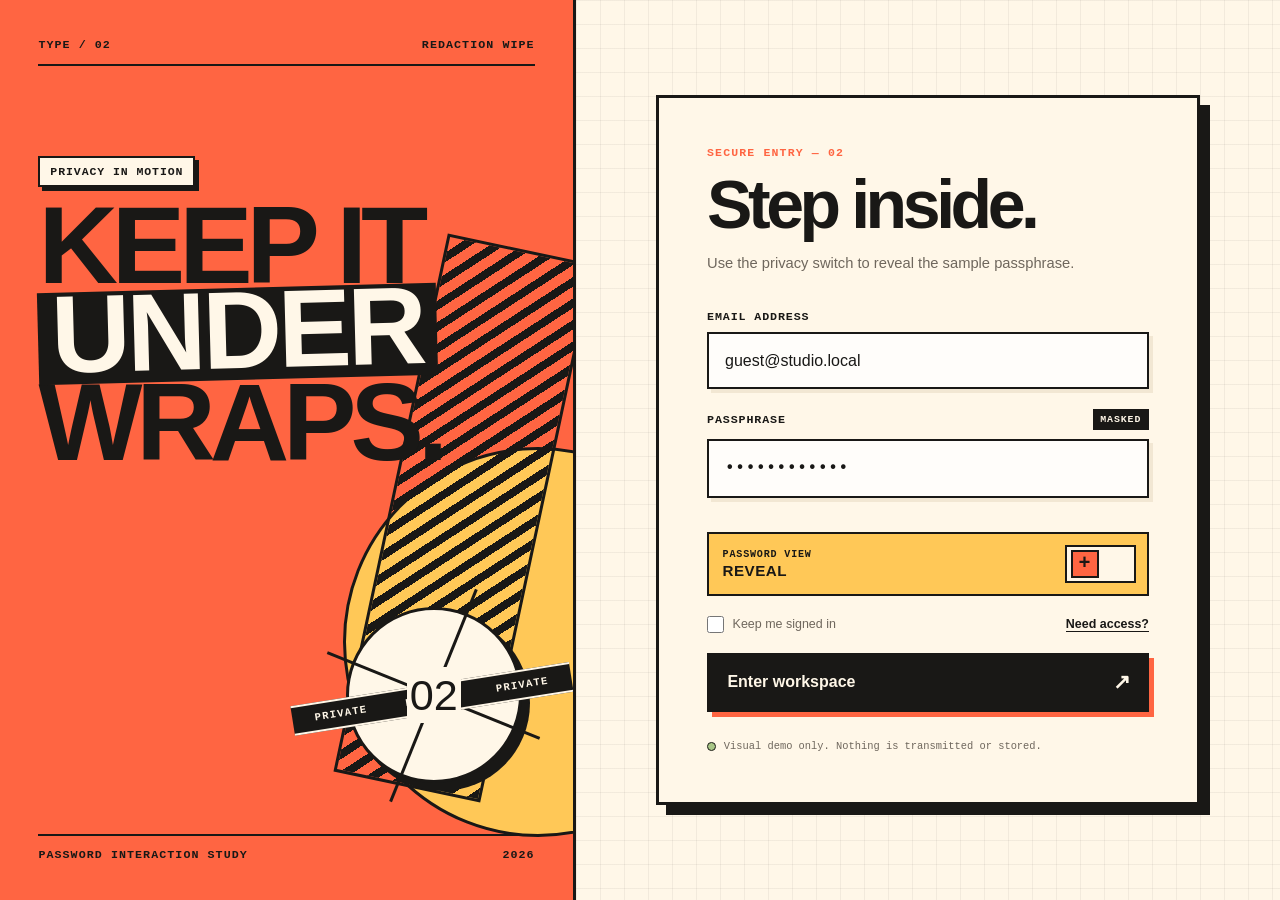
<file: Redaction Wipe/index.html>
<!doctype html>
<html lang="en">
<head>
    <meta charset="utf-8">
    <meta name="viewport" content="width=device-width, initial-scale=1">
    <meta name="description" content="A bold editorial password reveal demo using a redaction-wipe animation.">
    <title>Password Reveal Animation — Type 2</title>
    <link rel="stylesheet" href="style.css">
</head>
<body>
    <main class="page-layout">
        <section class="poster-panel" aria-labelledby="poster-title">
            <header class="poster-meta">
                <span>Type / 02</span>
                <span>Redaction wipe</span>
            </header>

            <div class="poster-copy">
                <p>Privacy in motion</p>
                <h1 id="poster-title">Keep it<br><em>under</em><br>wraps.</h1>
            </div>

            <div class="poster-art" aria-hidden="true">
                <div class="poster-orbit">
                    <span>02</span>
                </div>
                <div class="poster-tape">
                    <span>Private</span>
                    <span>Private</span>
                    <span>Private</span>
                </div>
            </div>

            <footer class="poster-footer">
                <span>Password interaction study</span>
                <span>2026</span>
            </footer>
        </section>

        <section class="access-panel" aria-labelledby="access-title">
            <article class="access-card">
                <header class="access-header">
                    <p class="section-code">Secure entry — 02</p>
                    <h2 id="access-title">Step inside.</h2>
                    <p>Use the privacy switch to reveal the sample passphrase.</p>
                </header>

                <div class="access-controls" role="group" aria-label="Demo sign-in controls">
                    <div class="field-group">
                        <label for="email">Email address</label>
                        <input
                            id="email"
                            class="text-input"
                            type="email"
                            value="guest@studio.local"
                            autocomplete="off"
                        >
                    </div>

                    <div class="field-group">
                        <div class="password-heading">
                            <label for="password">Passphrase</label>
                            <span id="visibilityState" class="visibility-state" data-state="hidden">Masked</span>
                        </div>

                        <div id="passwordShell" class="password-shell" data-state="hidden" aria-busy="false">
                            <input
                                id="password"
                                type="password"
                                value="Paper&amp;Ink#26"
                                autocomplete="off"
                                spellcheck="false"
                            >

                            <div id="redactionBand" class="redaction-band" aria-hidden="true">
                                <span>Private</span>
                                <span>Private</span>
                                <span>Private</span>
                            </div>
                        </div>

                        <p id="fieldMessage" class="field-message" role="status" aria-live="polite" aria-hidden="true"></p>

                        <button
                            id="togglePassword"
                            class="visibility-toggle"
                            type="button"
                            aria-controls="password"
                            aria-label="Show password"
                            aria-pressed="false"
                        >
                            <span class="toggle-copy">
                                <small>Password view</small>
                                <strong id="toggleAction">Reveal</strong>
                            </span>
                            <span class="switch-track" aria-hidden="true">
                                <span class="switch-thumb">+</span>
                            </span>
                        </button>
                    </div>

                    <div class="access-options">
                        <label class="keep-signed-in">
                            <input type="checkbox">
                            <span>Keep me signed in</span>
                        </label>
                        <button id="accessHelp" class="link-button" type="button">Need access?</button>
                    </div>

                    <button id="demoSubmit" class="enter-button" type="button">
                        <span>Enter workspace</span>
                        <span aria-hidden="true">↗</span>
                    </button>
                </div>

                <p class="privacy-note">
                    <span aria-hidden="true"></span>
                    Visual demo only. Nothing is transmitted or stored.
                </p>

                <span id="liveStatus" class="sr-only" aria-live="polite"></span>
            </article>
        </section>
    </main>

    <div id="demoToast" class="demo-toast" role="status" aria-live="polite" aria-hidden="true"></div>

    <script src="script.js"></script>
</body>
</html>
</file>
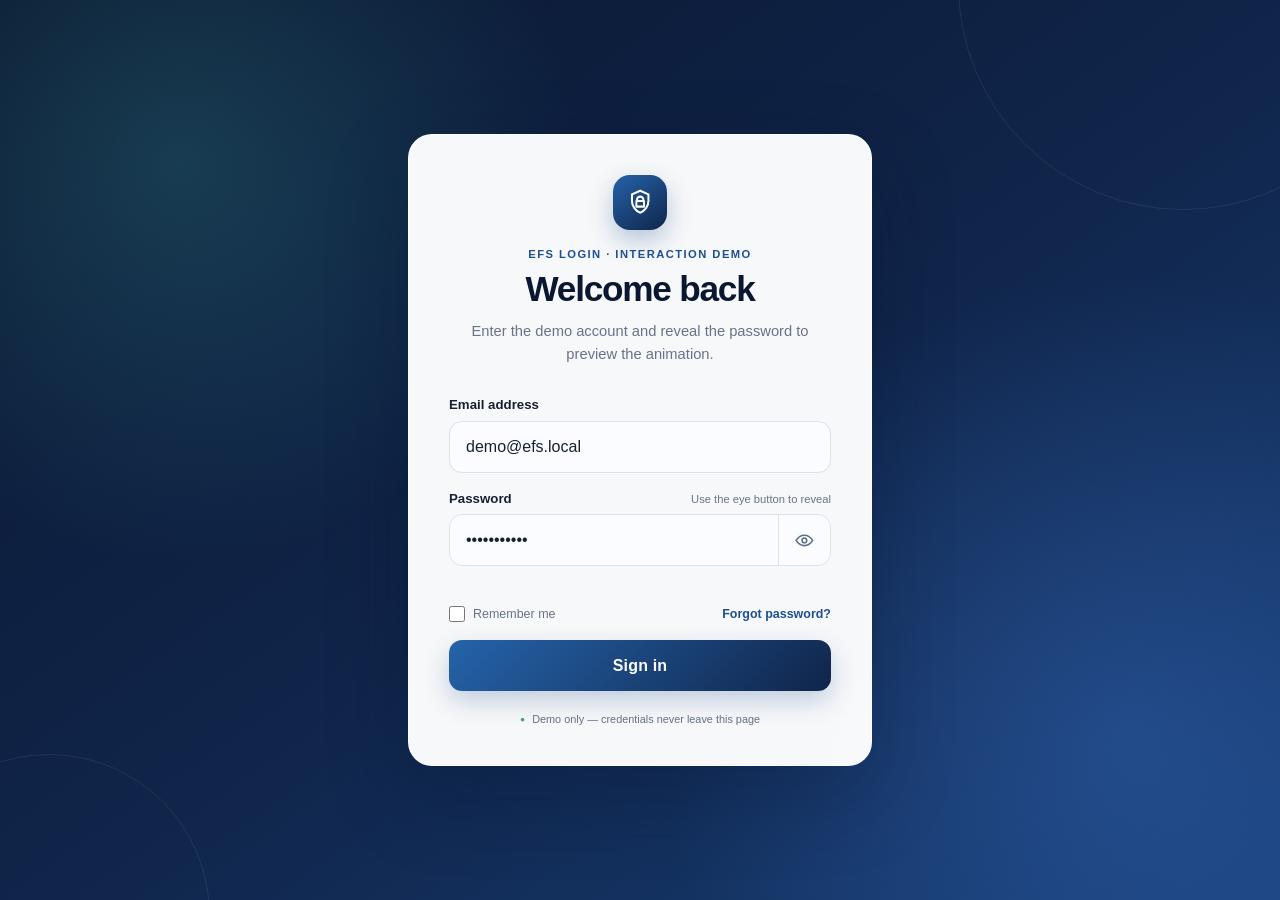
<file: Scramble Reveal/index.html>
<!doctype html>
<html lang="en">
<head>
    <meta charset="utf-8">
    <meta name="viewport" content="width=device-width, initial-scale=1">
    <meta name="description" content="A standalone demo of the EFS login password reveal animation.">
    <title>Password Reveal Animation — Type 1</title>
    <link rel="stylesheet" href="style.css">
</head>
<body>
    <main class="page-shell">
        <section class="login-card" aria-labelledby="login-title">
            <header class="card-header">
                <div class="brand-mark" aria-hidden="true">
                    <svg viewBox="0 0 24 24" role="img">
                        <path d="M12 3 5.5 5.8v5.3c0 4.1 2.8 7.9 6.5 9.2 3.7-1.3 6.5-5.1 6.5-9.2V5.8L12 3Z" />
                        <path d="M9.5 11.1v-1a2.5 2.5 0 0 1 5 0v1M9 11.1h6v4.4H9z" />
                    </svg>
                </div>
                <p class="eyebrow">EFS login · interaction demo</p>
                <h1 id="login-title">Welcome back</h1>
                <p class="intro">Enter the demo account and reveal the password to preview the animation.</p>
            </header>

            <div class="login-form" role="group" aria-label="Demo sign-in controls">
                <div class="form-field">
                    <label for="email">Email address</label>
                    <input
                        id="email"
                        type="email"
                        value="demo@efs.local"
                        autocomplete="off"
                        required
                    >
                </div>

                <div class="form-field">
                    <div class="label-row">
                        <label for="password">Password</label>
                        <span>Use the eye button to reveal</span>
                    </div>

                    <div id="passwordShell" class="password-shell" data-state="hidden" aria-busy="false">
                        <div class="password-viewport">
                            <input
                                id="password"
                                type="password"
                                value="Secure@2026"
                                autocomplete="off"
                                spellcheck="false"
                                required
                            >
                            <span id="scrambleText" class="scramble-text" aria-hidden="true"></span>
                        </div>

                        <button
                            id="togglePassword"
                            class="toggle-password"
                            type="button"
                            aria-label="Show password"
                            aria-controls="password"
                            aria-pressed="false"
                        >
                            <span class="icon-stack" aria-hidden="true">
                                <svg class="eye-icon" viewBox="0 0 24 24">
                                    <path d="M2.5 12s3.5-6 9.5-6 9.5 6 9.5 6-3.5 6-9.5 6-9.5-6-9.5-6Z" />
                                    <circle cx="12" cy="12" r="2.7" />
                                </svg>
                                <svg class="eye-off-icon" viewBox="0 0 24 24">
                                    <path d="m3 3 18 18" />
                                    <path d="M10.6 6.1A9.8 9.8 0 0 1 12 6c6 0 9.5 6 9.5 6a15 15 0 0 1-2.1 2.8M6.5 6.6C3.9 8.3 2.5 12 2.5 12s3.5 6 9.5 6a9.7 9.7 0 0 0 3.2-.5" />
                                    <path d="M10.1 10.1a2.7 2.7 0 0 0 3.8 3.8" />
                                </svg>
                            </span>
                        </button>
                    </div>

                    <p id="passwordMessage" class="password-message" role="status" aria-live="polite" aria-hidden="true">
                        <span class="status-dot" aria-hidden="true"></span>
                        <span class="message-text"></span>
                    </p>
                    <span id="liveAnnouncement" class="sr-only" aria-live="polite"></span>
                </div>

                <div class="form-options">
                    <label class="remember-option">
                        <input type="checkbox">
                        <span>Remember me</span>
                    </label>
                    <button id="forgotPassword" class="text-button" type="button">Forgot password?</button>
                </div>

                <button id="demoSubmit" class="submit-button" type="button">Sign in</button>
            </div>

            <p class="demo-note">
                <span aria-hidden="true">●</span>
                Demo only — credentials never leave this page
            </p>
        </section>
    </main>

    <div id="demoToast" class="demo-toast" role="status" aria-live="polite" aria-hidden="true"></div>

    <script src="script.js"></script>
</body>
</html>
</file>
<file: style.css>
* {
  box-sizing: border-box;
  margin: 0;
  padding: 0;
}

html {
  scroll-behavior: smooth;
}

body {
  min-height: 100vh;
  font-family: Inter, ui-sans-serif, system-ui, -apple-system, BlinkMacSystemFont, "Segoe UI", sans-serif;
  background:
    radial-gradient(circle at 20% 0%, rgba(99, 102, 241, 0.16), transparent 32rem),
    radial-gradient(circle at 90% 20%, rgba(168, 85, 247, 0.12), transparent 28rem),
    #09090b;
  color: #fafafa;
}

a {
  color: inherit;
  text-decoration: none;
}

.page {
  width: min(1180px, calc(100% - 40px));
  margin: 0 auto;
}

.hero {
  min-height: 78vh;
  display: flex;
  flex-direction: column;
  justify-content: center;
  align-items: center;
  text-align: center;
  padding: 90px 0 60px;
}

.badge {
  margin-bottom: 26px;
  padding: 8px 14px;
  border: 1px solid rgba(255, 255, 255, 0.14);
  border-radius: 100px;
  color: #c4b5fd;
  font-size: 11px;
  font-weight: 700;
  letter-spacing: 0.14em;
  background: rgba(255, 255, 255, 0.04);
}

.hero h1 {
  max-width: 900px;
  font-size: clamp(52px, 9vw, 110px);
  line-height: 0.92;
  letter-spacing: -0.065em;
}

.hero h1 span {
  display: block;
  background: linear-gradient(90deg, #8b5cf6, #d946ef, #6366f1);
  -webkit-background-clip: text;
  background-clip: text;
  color: transparent;
}

.hero > p {
  max-width: 680px;
  margin-top: 30px;
  color: #a1a1aa;
  font-size: 18px;
  line-height: 1.75;
}

.hero-actions {
  display: flex;
  flex-wrap: wrap;
  justify-content: center;
  gap: 12px;
  margin-top: 36px;
}

.button {
  min-width: 150px;
  padding: 14px 22px;
  border-radius: 12px;
  font-size: 14px;
  font-weight: 700;
  transition: transform 0.2s ease, background 0.2s ease, border-color 0.2s ease;
}

.button:hover {
  transform: translateY(-2px);
}

.primary {
  background: #fafafa;
  color: #09090b;
}

.secondary {
  border: 1px solid rgba(255, 255, 255, 0.13);
  background: rgba(255, 255, 255, 0.04);
}

.animations-section {
  padding: 50px 0 100px;
}

.section-heading {
  margin-bottom: 32px;
}

.section-heading p {
  margin-bottom: 8px;
  color: #8b5cf6;
  font-size: 12px;
  font-weight: 800;
  letter-spacing: 0.14em;
}

.section-heading h2 {
  font-size: clamp(30px, 5vw, 48px);
  letter-spacing: -0.04em;
}

.grid {
  display: grid;
  grid-template-columns: repeat(2, minmax(0, 1fr));
  gap: 16px;
}

.card {
  position: relative;
  min-height: 330px;
  display: flex;
  flex-direction: column;
  padding: 30px;
  overflow: hidden;
  border: 1px solid rgba(255, 255, 255, 0.09);
  border-radius: 22px;
  background: rgba(255, 255, 255, 0.035);
  transition: transform 0.25s ease, border-color 0.25s ease, background 0.25s ease;
}

.card::before {
  content: "";
  position: absolute;
  width: 230px;
  height: 230px;
  top: -140px;
  right: -100px;
  border-radius: 50%;
  background: rgba(139, 92, 246, 0.18);
  filter: blur(50px);
  opacity: 0;
  transition: opacity 0.3s ease;
  pointer-events: none;
}

.card:hover {
  transform: translateY(-5px);
  border-color: rgba(139, 92, 246, 0.38);
  background: rgba(255, 255, 255, 0.055);
}

.card:hover::before {
  opacity: 1;
}

.number {
  color: #52525b;
  font-family: ui-monospace, SFMono-Regular, Menlo, monospace;
  font-size: 13px;
  font-weight: 700;
}

.card-content {
  margin-top: 48px;
}

.tag {
  display: inline-block;
  margin-bottom: 12px;
  color: #a78bfa;
  font-size: 10px;
  font-weight: 800;
  letter-spacing: 0.13em;
}

.card h3 {
  margin-bottom: 14px;
  font-size: 26px;
  letter-spacing: -0.035em;
}

.card p {
  max-width: 460px;
  color: #a1a1aa;
  font-size: 14px;
  line-height: 1.7;
}

.card-actions {
  display: flex;
  gap: 18px;
  margin-top: auto;
  padding-top: 35px;
  font-size: 13px;
  font-weight: 700;
}

.demo-link {
  color: #ddd6fe;
}

.demo-link:hover {
  color: #ffffff;
}

.source-link {
  color: #71717a;
}

.source-link:hover {
  color: #d4d4d8;
}

.featured {
  background: linear-gradient(145deg, rgba(139, 92, 246, 0.09), rgba(255, 255, 255, 0.025));
}

footer {
  display: flex;
  justify-content: space-between;
  gap: 20px;
  padding: 30px 0 50px;
  border-top: 1px solid rgba(255, 255, 255, 0.08);
  color: #71717a;
  font-size: 13px;
}

footer a {
  color: #c4b5fd;
}

@media (max-width: 750px) {
  .page {
    width: min(100% - 28px, 1180px);
  }

  .hero {
    min-height: auto;
    padding: 100px 0 80px;
  }

  .hero > p {
    font-size: 16px;
  }

  .grid {
    grid-template-columns: 1fr;
  }

  .card {
    min-height: 300px;
  }

  footer {
    flex-direction: column;
  }
}

@media (prefers-reduced-motion: reduce) {
  html {
    scroll-behavior: auto;
  }

  *,
  *::before,
  *::after {
    transition-duration: 0.01ms !important;
    animation-duration: 0.01ms !important;
    animation-iteration-count: 1 !important;
  }
}
</file>
<file: 3D Vault Flip/style.css>
:root { color-scheme: dark; --gold: #f7c86b; --ink: #100f0c; --cream: #f5efe3; }
* { box-sizing: border-box; }
body {
  margin: 0; min-height: 100vh; display: grid; place-items: center; color: var(--cream);
  font-family: Inter, ui-sans-serif, system-ui, sans-serif;
  background: radial-gradient(circle at 50% -10%, #3c3324 0, #17140f 34%, #090806 75%);
}
.stage { width: min(980px, 100%); padding: 24px; }
.vault-card {
  position: relative; padding: clamp(30px, 6vw, 70px); border-radius: 28px;
  border: 1px solid rgba(247,200,107,.28);
  background: linear-gradient(155deg, rgba(41,36,28,.96), rgba(13,12,10,.98));
  box-shadow: 0 50px 120px rgba(0,0,0,.58), inset 0 1px rgba(255,255,255,.06);
  overflow: hidden;
}
.vault-card::after {
  content: ""; position: absolute; width: 390px; height: 390px; border: 1px solid rgba(247,200,107,.08); border-radius: 50%; right: -170px; top: -170px;
  box-shadow: 0 0 0 34px rgba(247,200,107,.025), 0 0 0 72px rgba(247,200,107,.018);
}
header { display: flex; gap: 22px; align-items: center; margin-bottom: 72px; position: relative; z-index: 1; }
.number { width: 66px; height: 66px; border-radius: 50%; display: grid; place-items: center; border: 1px solid rgba(247,200,107,.45); color: var(--gold); font: 800 1.1rem/1 ui-monospace, monospace; box-shadow: inset 0 0 0 7px rgba(247,200,107,.035); }
header p { margin: 0 0 4px; color: #aa9d85; font-size: .78rem; text-transform: uppercase; letter-spacing: .16em; font-weight: 800; }
h1 { margin: 0; font-family: Georgia, "Times New Roman", serif; font-size: clamp(2.6rem, 7vw, 5.2rem); letter-spacing: -.045em; font-weight: 500; }
.form-block { position: relative; z-index: 2; }
.label-row { display: flex; justify-content: space-between; align-items: center; margin: 0 2px 10px; }
label { font-size: .82rem; font-weight: 800; color: #d7cdbd; }
#stateText { color: var(--gold); font: 800 .7rem/1 ui-monospace, monospace; letter-spacing: .13em; }
.password-shell {
  position: relative; height: 78px; display: flex; align-items: center; overflow: hidden; border-radius: 14px;
  border: 1px solid rgba(247,200,107,.28); background: linear-gradient(#17140f, #0e0d0a);
  box-shadow: inset 0 7px 20px rgba(0,0,0,.35), 0 12px 35px rgba(0,0,0,.22);
}
.password-shell::before, .password-shell::after { content: ""; position: absolute; left: 0; right: 0; height: 1px; background: rgba(247,200,107,.13); z-index: 4; pointer-events: none; }
.password-shell::before { top: 17px; } .password-shell::after { bottom: 17px; }
input {
  width: 100%; height: 100%; border: 0; outline: 0; background: transparent; color: #fff4db; padding: 0 142px 0 20px;
  font: 750 1rem/1 "SFMono-Regular", Consolas, monospace; letter-spacing: .12em; caret-color: var(--gold);
}
input.is-ghosted { color: transparent; caret-color: transparent; }
.tile-layer {
  position: absolute; inset: 0 136px 0 16px; display: flex; align-items: center; gap: 4px; perspective: 750px; pointer-events: none; opacity: 0;
}
.tile-layer.is-active { opacity: 1; }
.tile {
  width: clamp(19px, 3vw, 28px); height: 40px; position: relative; transform-style: preserve-3d; border-radius: 5px;
  transition: transform 520ms cubic-bezier(.2,.75,.2,1.05); transform: rotateX(0deg);
}
.tile.is-flipped { transform: rotateX(-180deg); }
.face {
  position: absolute; inset: 0; display: grid; place-items: center; backface-visibility: hidden; border-radius: 5px;
  border: 1px solid rgba(247,200,107,.22); background: linear-gradient(#2a241b, #17130e); color: #fff3d8;
  font: 800 .9rem/1 "SFMono-Regular", Consolas, monospace; text-shadow: 0 2px 7px rgba(0,0,0,.6);
}
.face::before { content: ""; position: absolute; left: 3px; right: 3px; top: 50%; border-top: 1px solid rgba(0,0,0,.58); box-shadow: 0 1px rgba(255,255,255,.04); }
.back { transform: rotateX(180deg); color: var(--gold); background: linear-gradient(#3b301f, #211a11); }
button {
  position: absolute; right: 9px; top: 10px; height: 56px; min-width: 120px; border-radius: 10px; border: 1px solid rgba(247,200,107,.34); background: #241e15; color: var(--gold);
  font-weight: 850; cursor: pointer; display: flex; gap: 9px; align-items: center; justify-content: center; z-index: 5;
}
button:hover { background: #302718; border-color: rgba(247,200,107,.55); }
button:disabled { cursor: default; opacity: .75; }
.button-icon { font-size: 1.18rem; transition: transform .3s ease; } button:hover .button-icon { transform: rotate(90deg); }
.note { margin: 14px 2px 0; color: #807765; font-size: .76rem; }
.sr-only { position: absolute; width: 1px; height: 1px; margin: -1px; overflow: hidden; clip: rect(0,0,0,0); white-space: nowrap; }
@media (max-width: 620px) { header { margin-bottom: 48px; } .vault-card { padding: 30px 18px; } .password-shell { height: 72px; } input { padding-right: 108px; font-size: .82rem; } button { min-width: 94px; } .tile-layer { right: 104px; } }
@media (prefers-reduced-motion: reduce) { *, *::before, *::after { transition-duration: .01ms !important; animation-duration: .01ms !important; } }
</file>
<file: Character Cascade/style.css>
:root {
    color-scheme: light;
    --paper: #f4f0e8;
    --surface: #fffcf5;
    --ink: #243129;
    --ink-deep: #121a15;
    --muted: #66726a;
    --line: #d8d1c4;
    --line-dark: #a8aa9f;
    --emerald: #16765e;
    --emerald-deep: #0c5946;
    --emerald-wash: #ddf2e9;
    --lime: #d7f56a;
    --gold: #955b13;
    --danger: #a43e4f;
    font-family: Inter, ui-sans-serif, -apple-system, BlinkMacSystemFont, "Segoe UI", sans-serif;
}

* {
    box-sizing: border-box;
}

html {
    min-height: 100%;
    scroll-behavior: smooth;
    background: var(--paper);
}

body {
    min-height: 100vh;
    min-height: 100svh;
    margin: 0;
    overflow-x: hidden;
    background:
        linear-gradient(rgba(36, 49, 41, 0.035) 1px, transparent 1px),
        linear-gradient(90deg, rgba(36, 49, 41, 0.035) 1px, transparent 1px),
        radial-gradient(circle at 87% 18%, rgba(215, 245, 106, 0.22), transparent 20rem),
        var(--paper);
    background-size: 2rem 2rem, 2rem 2rem, auto, auto;
    color: var(--ink);
}

button,
input {
    font: inherit;
}

button {
    -webkit-tap-highlight-color: transparent;
}

.page-shell {
    display: grid;
    width: min(100%, 78rem);
    min-height: 100vh;
    min-height: 100svh;
    margin: 0 auto;
    padding-inline: clamp(1.25rem, 4vw, 3rem);
    grid-template-rows: auto 1fr auto;
}

.top-bar,
.page-footer {
    display: flex;
    align-items: center;
    justify-content: space-between;
    gap: 1rem;
}

.top-bar {
    min-height: 5.4rem;
    border-bottom: 1px solid rgba(36, 49, 41, 0.24);
}

.brand {
    display: inline-flex;
    align-items: center;
    gap: 0.65rem;
    color: var(--ink-deep);
    font-size: 1.05rem;
    font-weight: 850;
    letter-spacing: -0.035em;
    text-decoration: none;
}

.brand-mark {
    display: grid;
    width: 2rem;
    height: 2rem;
    border-radius: 50%;
    background: var(--ink-deep);
    color: var(--lime);
    font-family: "SFMono-Regular", Consolas, monospace;
    font-size: 1rem;
    place-items: center;
}

.brand:focus-visible {
    border-radius: 0.35rem;
    outline: 3px solid rgba(22, 118, 94, 0.3);
    outline-offset: 4px;
}

.study-number {
    display: flex;
    align-items: center;
    gap: 0.8rem;
    color: var(--muted);
    font-size: 0.7rem;
    font-weight: 750;
    letter-spacing: 0.12em;
    text-transform: uppercase;
}

.study-number strong {
    display: grid;
    width: 2.3rem;
    height: 2.3rem;
    border: 1px solid var(--line-dark);
    border-radius: 50%;
    background: var(--surface);
    color: var(--emerald-deep);
    place-items: center;
}

.hero-layout {
    display: grid;
    min-width: 0;
    align-items: center;
    gap: clamp(3rem, 8vw, 7.5rem);
    padding-block: clamp(3.5rem, 8vh, 6.5rem);
    grid-template-columns: minmax(0, 1fr) minmax(23rem, 29rem);
}

.intro-panel {
    min-width: 0;
}

.eyebrow,
.card-header > div > p {
    margin: 0;
    color: var(--emerald-deep);
    font-size: 0.7rem;
    font-weight: 800;
    letter-spacing: 0.13em;
    text-transform: uppercase;
}

.intro-panel h1 {
    max-width: 42rem;
    margin: 1.45rem 0 1.2rem;
    color: var(--ink-deep);
    font-size: clamp(4.4rem, 8.4vw, 7.5rem);
    font-weight: 900;
    letter-spacing: -0.085em;
    line-height: 0.82;
}

.intro-panel h1 em {
    color: var(--emerald);
    font-family: Georgia, "Times New Roman", serif;
    font-weight: 500;
}

.intro-copy {
    max-width: 35rem;
    margin: 0;
    color: var(--muted);
    font-size: clamp(1rem, 1.4vw, 1.13rem);
    line-height: 1.7;
}

.direction-demo {
    position: relative;
    max-width: 36rem;
    margin-top: 2.2rem;
    padding: 1rem 0 1.25rem;
    border-top: 1px solid var(--line-dark);
    border-bottom: 1px solid var(--line-dark);
}

.direction-heading {
    display: flex;
    align-items: center;
    justify-content: space-between;
    gap: 1rem;
    color: var(--muted);
    font-size: 0.62rem;
    letter-spacing: 0.08em;
    text-transform: uppercase;
}

.direction-heading strong {
    color: var(--ink);
    font-size: 0.65rem;
}

.direction-cells {
    display: grid;
    margin-top: 0.75rem;
    gap: 0.25rem;
    grid-template-columns: repeat(9, minmax(0, 1fr));
}

.direction-cells span {
    display: grid;
    min-height: 2.2rem;
    border: 1px solid var(--line);
    background: rgba(255, 252, 245, 0.62);
    color: var(--muted);
    font-family: "SFMono-Regular", Consolas, monospace;
    font-size: 0.62rem;
    place-items: center;
}

.direction-cells .is-first {
    border-color: var(--ink-deep);
    background: var(--lime);
    color: var(--ink-deep);
    font-weight: 800;
}

.direction-arrow {
    position: absolute;
    right: -0.25rem;
    bottom: -1.3rem;
    color: var(--emerald);
    font-family: Georgia, serif;
    font-size: 2rem;
}

.motion-specs {
    display: grid;
    max-width: 36rem;
    margin: 2.1rem 0 0;
    border-top: 1px solid var(--line);
    border-bottom: 1px solid var(--line);
    grid-template-columns: repeat(3, minmax(0, 1fr));
}

.motion-specs div {
    padding: 0.85rem 0.3rem;
}

.motion-specs div + div {
    border-left: 1px solid var(--line);
    padding-left: 1rem;
}

.motion-specs dt {
    color: var(--muted);
    font-size: 0.61rem;
    font-weight: 750;
    letter-spacing: 0.08em;
    text-transform: uppercase;
}

.motion-specs dd {
    margin: 0.3rem 0 0;
    color: var(--ink-deep);
    font-family: "SFMono-Regular", Consolas, monospace;
    font-size: 0.74rem;
    font-weight: 800;
}

.access-card {
    position: relative;
    width: 100%;
    min-width: 0;
    padding: clamp(1.6rem, 4vw, 2.35rem);
    border: 1.5px solid var(--ink-deep);
    border-radius: 1.4rem;
    background: var(--surface);
    box-shadow: 12px 12px 0 rgba(183, 216, 91, 0.62);
}

.card-header {
    display: flex;
    align-items: flex-start;
    justify-content: space-between;
    gap: 1rem;
}

.card-header h2 {
    margin: 0.45rem 0 0;
    color: var(--ink-deep);
    font-size: clamp(1.5rem, 3vw, 2rem);
    letter-spacing: -0.045em;
    line-height: 1.05;
}

.card-chip {
    display: grid;
    min-width: 3.25rem;
    min-height: 2rem;
    border-radius: 999px;
    background: var(--ink-deep);
    color: var(--lime);
    font-family: "SFMono-Regular", Consolas, monospace;
    font-size: 0.65rem;
    font-weight: 800;
    place-items: center;
}

.access-controls {
    display: grid;
    margin-top: 2rem;
    gap: 1.15rem;
}

.field-group {
    min-width: 0;
}

.field-group > label,
.field-heading label {
    display: block;
    color: var(--ink-deep);
    font-size: 0.74rem;
    font-weight: 800;
}

.field-heading {
    display: flex;
    align-items: center;
    justify-content: space-between;
    gap: 1rem;
}

.visibility-state {
    color: var(--muted);
    font-family: "SFMono-Regular", Consolas, monospace;
    font-size: 0.68rem;
    font-weight: 750;
}

.visibility-state[data-state="revealed"] {
    color: var(--emerald-deep);
}

.visibility-state[data-state="sequencing"] {
    color: var(--gold);
}

.input-shell {
    position: relative;
    display: grid;
    width: 100%;
    min-height: 3.55rem;
    margin-top: 0.5rem;
    overflow: hidden;
    border: 1px solid var(--line-dark);
    border-radius: 0.8rem;
    background: #fffef9;
    transition: border-color 180ms ease, box-shadow 180ms ease, background-color 180ms ease;
}

.input-shell:focus-within {
    border-color: var(--emerald);
    box-shadow: 0 0 0 4px rgba(22, 118, 94, 0.12);
}

.input-shell.has-error {
    border-color: var(--danger);
    box-shadow: 0 0 0 4px rgba(164, 62, 79, 0.1);
}

.input-shell input {
    position: relative;
    z-index: 2;
    width: 100%;
    min-width: 0;
    min-height: 3.45rem;
    padding: 0 1rem;
    border: 0;
    outline: 0;
    background: transparent;
    color: var(--ink-deep);
}

.password-shell {
    --sequence-duration: 996ms;
    min-height: 4rem;
    border-color: var(--ink-deep);
    background: var(--ink-deep);
    grid-template-columns: minmax(0, 1fr) auto;
    isolation: isolate;
}

.password-shell:focus-within {
    border-color: var(--emerald);
    box-shadow: 0 0 0 4px rgba(22, 118, 94, 0.16);
}

.password-shell[data-state="sequencing"] {
    animation: shell-cascade-pulse var(--sequence-duration) cubic-bezier(0.22, 1, 0.36, 1);
}

.password-shell input {
    min-height: 3.9rem;
    color: #f7faef;
    caret-color: var(--lime);
    font-family: "SFMono-Regular", Consolas, "Liberation Mono", monospace;
    font-size: 1rem;
    letter-spacing: 0.08em;
}

.password-shell.is-sequencing input {
    color: transparent;
    caret-color: transparent;
    -webkit-text-fill-color: transparent;
}

.character-stage {
    position: absolute;
    z-index: 3;
    top: 0;
    right: 6.55rem;
    bottom: 0;
    left: 0;
    display: flex;
    align-items: center;
    overflow: hidden;
    padding: 0 1rem;
    pointer-events: none;
    user-select: none;
}

.character-stage[hidden] {
    display: none;
}

.character-track {
    position: relative;
    z-index: 2;
    display: inline-flex;
    flex: 0 0 auto;
    align-items: center;
    color: #f7faef;
    direction: ltr;
    font-family: "SFMono-Regular", Consolas, "Liberation Mono", monospace;
    font-size: 1rem;
    letter-spacing: 0.08em;
    line-height: 1;
    unicode-bidi: isolate;
    white-space: pre;
}

.character-cell {
    position: relative;
    display: inline-grid;
    width: auto;
    min-width: calc(1ch + 0.08em);
    height: 1.45em;
    flex: 0 0 auto;
    padding-inline: 0.02em;
    border-radius: 0.24rem;
    place-items: center;
    will-change: transform, background-color;
}

.character-layer {
    position: relative;
    display: block;
    grid-area: 1 / 1;
    color: #f7faef;
    white-space: pre;
    will-change: opacity, transform, filter;
}

.sequence-beam {
    position: absolute;
    z-index: 1;
    width: 36%;
    height: 100%;
    top: 0;
    right: -36%;
    background: linear-gradient(90deg, transparent, rgba(215, 245, 106, 0.04), rgba(215, 245, 106, 0.2), transparent);
    opacity: 0;
    pointer-events: none;
}

.visibility-toggle {
    position: relative;
    z-index: 4;
    display: inline-flex;
    min-width: 5.8rem;
    min-height: 3rem;
    margin: 0.42rem;
    align-items: center;
    justify-content: center;
    gap: 0.55rem;
    padding: 0 0.8rem;
    border: 0;
    border-radius: 0.55rem;
    background: var(--lime);
    color: var(--ink-deep);
    cursor: pointer;
    font-size: 0.7rem;
    font-weight: 850;
    transition: background-color 180ms ease, transform 180ms ease;
}

.visibility-toggle:hover {
    background: #e3ff7f;
}

.visibility-toggle:active {
    transform: translateX(-1px) scale(0.98);
}

.visibility-toggle:focus-visible {
    outline: 2px solid var(--lime);
    outline-offset: 3px;
}

.sequence-icon {
    display: inline-flex;
    align-items: center;
    gap: 0.12rem;
}

.sequence-icon i {
    display: block;
    width: 0.18rem;
    height: 0.75rem;
    border-radius: 999px;
    background: currentColor;
    transform-origin: center;
    transition: transform 320ms ease, opacity 320ms ease;
}

.sequence-icon i:nth-child(2) {
    height: 0.95rem;
}

.visibility-toggle[data-visible="true"] .sequence-icon i:first-child {
    transform: translateX(0.6rem) scaleY(0.65);
}

.visibility-toggle[data-visible="true"] .sequence-icon i:nth-child(2) {
    transform: scaleY(0.78);
}

.visibility-toggle[data-visible="true"] .sequence-icon i:last-child {
    transform: translateX(-0.6rem) scaleY(1.1);
}

.sequence-meta {
    display: flex;
    justify-content: space-between;
    gap: 1rem;
    margin-top: 0.48rem;
    color: var(--muted);
    font-family: "SFMono-Regular", Consolas, monospace;
    font-size: 0.61rem;
    letter-spacing: 0.025em;
}

.field-message {
    min-height: 1rem;
    margin: 0.38rem 0 -0.45rem;
    color: var(--danger);
    font-size: 0.7rem;
    opacity: 0;
    transform: translateY(-0.15rem);
    transition: opacity 150ms ease, transform 150ms ease;
}

.field-message.is-visible {
    opacity: 1;
    transform: translateY(0);
}

.access-options {
    display: flex;
    align-items: center;
    justify-content: space-between;
    gap: 1rem;
}

.remember-option {
    display: inline-flex;
    align-items: center;
    gap: 0.5rem;
    color: var(--muted);
    cursor: pointer;
    font-size: 0.7rem;
}

.remember-option input {
    width: 0.95rem;
    height: 0.95rem;
    margin: 0;
    accent-color: var(--emerald);
}

.text-button {
    padding: 0;
    border: 0;
    background: transparent;
    color: var(--emerald-deep);
    cursor: pointer;
    font-size: 0.7rem;
    font-weight: 800;
}

.text-button:hover {
    text-decoration: underline;
    text-underline-offset: 0.2rem;
}

.text-button:focus-visible,
.remember-option input:focus-visible {
    outline: 2px solid var(--emerald);
    outline-offset: 3px;
}

.continue-button {
    display: flex;
    width: 100%;
    min-height: 3.35rem;
    align-items: center;
    justify-content: space-between;
    padding: 0 1.15rem;
    border: 1px solid var(--ink-deep);
    border-radius: 0.7rem;
    background: var(--emerald);
    color: #ffffff;
    cursor: pointer;
    font-size: 0.78rem;
    font-weight: 800;
    transition: background-color 180ms ease, box-shadow 180ms ease, transform 180ms ease;
}

.continue-button:hover {
    background: var(--emerald-deep);
    box-shadow: 0 8px 0 rgba(36, 49, 41, 0.13);
    transform: translateY(-2px);
}

.continue-button:active {
    transform: translateY(1px);
}

.continue-button:focus-visible {
    outline: 3px solid rgba(22, 118, 94, 0.25);
    outline-offset: 3px;
}

.demo-note {
    margin: 1.35rem 0 0;
    color: var(--muted);
    font-size: 0.68rem;
    line-height: 1.5;
    text-align: center;
}

.page-footer {
    min-height: 4.4rem;
    border-top: 1px solid rgba(36, 49, 41, 0.24);
    color: var(--muted);
    font-size: 0.65rem;
    letter-spacing: 0.05em;
    text-transform: uppercase;
}

.demo-toast {
    position: fixed;
    z-index: 20;
    right: 1.25rem;
    bottom: 1.25rem;
    max-width: min(24rem, calc(100vw - 2.5rem));
    padding: 0.85rem 1rem;
    border: 1px solid var(--ink-deep);
    border-radius: 0.7rem;
    background: var(--ink-deep);
    box-shadow: 8px 8px 0 rgba(183, 216, 91, 0.58);
    color: #ffffff;
    font-size: 0.72rem;
    opacity: 0;
    pointer-events: none;
    transform: translateY(0.6rem);
    transition: opacity 160ms ease, transform 160ms ease;
}

.demo-toast.is-visible {
    opacity: 1;
    transform: translateY(0);
}

.sr-only {
    position: absolute;
    width: 1px;
    height: 1px;
    padding: 0;
    overflow: hidden;
    border: 0;
    margin: -1px;
    clip: rect(0, 0, 0, 0);
    white-space: nowrap;
}

@keyframes shell-cascade-pulse {
    0%,
    100% {
        border-color: var(--ink-deep);
        box-shadow: 0 0 0 0 rgba(215, 245, 106, 0);
    }

    22% {
        border-color: var(--lime);
        box-shadow: 0 0 0 4px rgba(215, 245, 106, 0.18);
    }

    72% {
        border-color: rgba(215, 245, 106, 0.72);
        box-shadow: 0 0 0 2px rgba(215, 245, 106, 0.1);
    }
}

@media (max-width: 54rem) {
    .hero-layout {
        gap: 4rem;
        grid-template-columns: minmax(0, 1fr);
    }

    .intro-panel {
        max-width: 42rem;
    }

    .intro-panel h1 {
        font-size: clamp(4.2rem, 14vw, 7rem);
    }

    .access-card {
        width: min(100%, 31rem);
    }
}

@media (max-width: 31rem) {
    .page-shell {
        padding-inline: 1rem;
    }

    .top-bar {
        min-height: 4.75rem;
    }

    .study-number > span,
    .page-footer span:first-child {
        display: none;
    }

    .hero-layout {
        gap: 3rem;
        padding-block: 3rem 3.75rem;
    }

    .intro-panel h1 {
        font-size: clamp(3.7rem, 18vw, 5.2rem);
    }

    .direction-cells span:nth-child(even) {
        display: none;
    }

    .direction-cells {
        grid-template-columns: repeat(5, minmax(0, 1fr));
    }

    .access-card {
        padding: 1.3rem;
        border-radius: 1.1rem;
        box-shadow: 7px 7px 0 rgba(183, 216, 91, 0.62);
    }

    .visibility-toggle {
        min-width: 5rem;
        padding-inline: 0.65rem;
    }

    .character-stage {
        right: 5.7rem;
    }

    .access-options {
        align-items: flex-start;
        flex-direction: column;
    }
}

@media (prefers-reduced-motion: reduce) {
    *,
    *::before,
    *::after {
        scroll-behavior: auto !important;
        animation-duration: 0.01ms !important;
        animation-iteration-count: 1 !important;
        transition-duration: 0.01ms !important;
    }
}
</file>
<file: Focus Reveal/style.css>
:root {
    color-scheme: light;
    --canvas: #f6f8fc;
    --surface: #ffffff;
    --ink: #182033;
    --muted: #626d82;
    --line: #e3e8f1;
    --line-strong: #d3d9e5;
    --accent: #5557d9;
    --accent-deep: #4f46e5;
    --accent-soft: #ececff;
    --success: #23856d;
    --danger: #c14967;
    --shadow: 0 28px 75px rgba(54, 62, 92, 0.12);
    font-family: Inter, ui-sans-serif, -apple-system, BlinkMacSystemFont, "Segoe UI", sans-serif;
}

* {
    box-sizing: border-box;
}

html {
    min-height: 100%;
    scroll-behavior: smooth;
    background: var(--canvas);
}

body {
    min-height: 100vh;
    min-height: 100svh;
    margin: 0;
    overflow-x: hidden;
    background:
        radial-gradient(circle at 88% 12%, rgba(99, 102, 241, 0.08), transparent 21rem),
        radial-gradient(circle at 8% 80%, rgba(112, 210, 190, 0.08), transparent 23rem),
        var(--canvas);
    color: var(--ink);
}

button,
input {
    font: inherit;
}

button {
    -webkit-tap-highlight-color: transparent;
}

.page-frame {
    display: grid;
    width: min(100%, 78rem);
    min-height: 100vh;
    min-height: 100svh;
    margin: 0 auto;
    padding: 0 clamp(1.25rem, 4vw, 3rem);
    grid-template-rows: auto 1fr auto;
}

.top-bar,
.page-footer {
    display: flex;
    align-items: center;
    justify-content: space-between;
    gap: 1rem;
}

.top-bar {
    min-height: 5.5rem;
    border-bottom: 1px solid rgba(211, 217, 229, 0.8);
}

.wordmark {
    color: var(--ink);
    font-size: 1.25rem;
    font-weight: 800;
    letter-spacing: -0.04em;
    text-decoration: none;
}

.wordmark span {
    color: var(--accent);
}

.wordmark:focus-visible {
    border-radius: 0.3rem;
    outline: 3px solid rgba(99, 102, 241, 0.3);
    outline-offset: 4px;
}

.study-label {
    display: flex;
    align-items: center;
    gap: 0.75rem;
    color: var(--muted);
    font-size: 0.7rem;
    font-weight: 700;
    letter-spacing: 0.11em;
    text-transform: uppercase;
}

.study-label strong {
    display: grid;
    width: 2.25rem;
    height: 2.25rem;
    border: 1px solid var(--line-strong);
    border-radius: 50%;
    background: var(--surface);
    color: var(--accent);
    font-size: 0.72rem;
    place-items: center;
}

.hero-layout {
    display: grid;
    min-width: 0;
    align-items: center;
    gap: clamp(3rem, 8vw, 8rem);
    padding: clamp(3.5rem, 8vh, 7rem) 0;
    grid-template-columns: minmax(0, 1fr) minmax(22rem, 27rem);
}

.intro-panel {
    min-width: 0;
}

.eyebrow {
    margin: 0 0 1.15rem;
    color: var(--accent);
    font-size: 0.68rem;
    font-weight: 800;
    letter-spacing: 0.14em;
    text-transform: uppercase;
}

.intro-panel h1 {
    margin: 0;
    font-size: clamp(3.4rem, 7.5vw, 6.8rem);
    font-weight: 720;
    letter-spacing: -0.075em;
    line-height: 0.9;
}

.intro-copy {
    max-width: 31rem;
    margin: 1.6rem 0 0;
    color: var(--muted);
    font-size: clamp(0.95rem, 1.5vw, 1.08rem);
    line-height: 1.7;
}

.motion-specs {
    display: grid;
    max-width: 30rem;
    margin: 2.4rem 0 0;
    border-top: 1px solid var(--line-strong);
    border-bottom: 1px solid var(--line-strong);
    grid-template-columns: repeat(3, 1fr);
}

.motion-specs > div {
    padding: 0.95rem 0.2rem;
}

.motion-specs > div + div {
    border-left: 1px solid var(--line-strong);
    padding-left: 1rem;
}

.motion-specs dt,
.motion-specs dd {
    margin: 0;
}

.motion-specs dt {
    color: var(--muted);
    font-size: 0.61rem;
    font-weight: 700;
    letter-spacing: 0.09em;
    text-transform: uppercase;
}

.motion-specs dd {
    margin-top: 0.3rem;
    color: var(--ink);
    font-size: 0.82rem;
    font-weight: 750;
}

.signin-card {
    width: 100%;
    min-width: 0;
    padding: clamp(1.5rem, 4vw, 2.4rem);
    border: 1px solid rgba(227, 232, 241, 0.95);
    border-radius: 1.55rem;
    background: rgba(255, 255, 255, 0.98);
    box-shadow: var(--shadow);
}

.card-header {
    display: flex;
    align-items: center;
    gap: 0.85rem;
}

.profile-mark {
    display: grid;
    width: 2.85rem;
    height: 2.85rem;
    flex: 0 0 auto;
    border-radius: 0.9rem;
    background: var(--accent-soft);
    color: var(--accent-deep);
    font-size: 0.9rem;
    font-weight: 800;
    place-items: center;
}

.card-header p,
.card-header h2 {
    margin: 0;
}

.card-header p {
    color: var(--muted);
    font-size: 0.68rem;
}

.card-header h2 {
    margin-top: 0.15rem;
    font-size: 1.25rem;
    letter-spacing: -0.03em;
}

.signin-controls {
    display: grid;
    min-width: 0;
    gap: 1.2rem;
    margin-top: 2rem;
}

.field-group {
    min-width: 0;
}

.field-group > label,
.field-heading label {
    display: block;
    color: var(--ink);
    font-size: 0.72rem;
    font-weight: 750;
}

.field-heading {
    display: flex;
    align-items: center;
    justify-content: space-between;
    gap: 1rem;
}

.visibility-state {
    color: var(--muted);
    font-size: 0.72rem;
    font-weight: 700;
    letter-spacing: 0.035em;
}

.visibility-state[data-state="revealed"] {
    color: var(--success);
}

.visibility-state[data-state="shifting"] {
    color: var(--accent);
}

.input-shell {
    position: relative;
    display: grid;
    width: 100%;
    min-height: 3.45rem;
    margin-top: 0.5rem;
    overflow: hidden;
    border: 1px solid var(--line);
    border-radius: 0.85rem;
    background: #fbfcff;
    transition: border-color 180ms ease, box-shadow 180ms ease, background-color 180ms ease;
}

.input-shell:focus-within {
    border-color: rgba(99, 102, 241, 0.7);
    background: var(--surface);
    box-shadow: 0 0 0 4px rgba(99, 102, 241, 0.1);
}

.input-shell.has-error {
    border-color: var(--danger);
    box-shadow: 0 0 0 4px rgba(193, 73, 103, 0.08);
}

.input-shell input {
    position: relative;
    z-index: 2;
    width: 100%;
    min-width: 0;
    min-height: 3.35rem;
    padding: 0 1rem;
    border: 0;
    outline: 0;
    background: transparent;
    color: var(--ink);
}

.password-shell {
    grid-template-columns: minmax(0, 1fr) auto;
    isolation: isolate;
}

.password-shell[data-state="shifting"] {
    animation: field-match-pulse 900ms cubic-bezier(0.4, 0, 0.2, 1);
}

.password-shell input {
    font-family: "SFMono-Regular", Consolas, "Liberation Mono", monospace;
    font-size: 0.9rem;
    letter-spacing: 0.035em;
}

.password-shell[data-state="shifting"] input {
    will-change: opacity, transform, filter;
}

.focus-bloom {
    position: absolute;
    z-index: 1;
    width: 42%;
    height: 100%;
    top: 0;
    left: -42%;
    background: linear-gradient(
        90deg,
        transparent 0%,
        rgba(85, 87, 217, 0.05) 18%,
        rgba(85, 87, 217, 0.2) 42%,
        rgba(255, 255, 255, 0.96) 51%,
        rgba(117, 119, 236, 0.24) 60%,
        transparent 100%
    );
    filter: blur(1px);
    opacity: 0;
    pointer-events: none;
    transform: translateX(0) skewX(-10deg);
}

.focus-bloom::after {
    position: absolute;
    width: 1px;
    top: 13%;
    bottom: 13%;
    left: 51%;
    background: rgba(85, 87, 217, 0.7);
    box-shadow: 0 0 10px rgba(85, 87, 217, 0.55);
    content: "";
}

.visibility-toggle {
    position: relative;
    z-index: 3;
    display: inline-flex;
    min-width: 5.4rem;
    min-height: 2.6rem;
    margin: 0.42rem;
    align-items: center;
    justify-content: center;
    gap: 0.5rem;
    padding: 0 0.75rem;
    border: 0;
    border-radius: 0.65rem;
    background: var(--accent-soft);
    color: var(--accent-deep);
    cursor: pointer;
    font-size: 0.75rem;
    font-weight: 750;
    transition: background-color 180ms ease, transform 180ms ease;
}

.password-shell[data-state="shifting"] .visibility-toggle {
    animation: toggle-match-pulse 900ms cubic-bezier(0.16, 1, 0.3, 1);
}

.visibility-toggle:hover {
    background: #e2e3ff;
}

.visibility-toggle:active {
    transform: scale(0.98);
}

.visibility-toggle:focus-visible {
    outline: 2px solid var(--accent);
    outline-offset: 2px;
}

.toggle-symbol {
    position: relative;
    display: block;
    width: 1rem;
    height: 1rem;
    border: 1.5px solid currentColor;
    border-radius: 50%;
    transition: transform 680ms cubic-bezier(0.16, 1, 0.3, 1);
}

.toggle-symbol::before,
.toggle-symbol::after,
.toggle-symbol span {
    position: absolute;
    border-radius: 50%;
    background: currentColor;
    content: "";
}

.toggle-symbol::before {
    width: 0.18rem;
    height: 0.18rem;
    top: 0.13rem;
    left: 0.18rem;
}

.toggle-symbol::after {
    width: 0.15rem;
    height: 0.15rem;
    right: 0.16rem;
    bottom: 0.17rem;
}

.toggle-symbol span {
    width: 0.3rem;
    height: 0.3rem;
    top: 50%;
    left: 50%;
    transform: translate(-50%, -50%);
    transition: transform 680ms cubic-bezier(0.16, 1, 0.3, 1);
}

.visibility-toggle[data-visible="true"] .toggle-symbol {
    transform: rotate(160deg) scale(0.92);
}

.visibility-toggle[data-visible="true"] .toggle-symbol span {
    transform: translate(-50%, -50%) scale(1.45);
}

@keyframes field-match-pulse {
    0% {
        border-color: var(--line);
        box-shadow: 0 0 0 0 rgba(85, 87, 217, 0);
    }

    34% {
        border-color: rgba(85, 87, 217, 0.78);
        box-shadow: 0 0 0 4px rgba(85, 87, 217, 0.14), 0 12px 28px rgba(85, 87, 217, 0.1);
    }

    68% {
        border-color: rgba(85, 87, 217, 0.5);
        box-shadow: 0 0 0 3px rgba(85, 87, 217, 0.08), 0 8px 20px rgba(85, 87, 217, 0.06);
    }

    100% {
        border-color: var(--line);
        box-shadow: 0 0 0 0 rgba(85, 87, 217, 0);
    }
}

@keyframes toggle-match-pulse {
    0%,
    100% {
        background: var(--accent-soft);
        transform: scale(1);
    }

    38% {
        background: #dcddff;
        transform: scale(0.94);
    }

    68% {
        background: #e6e7ff;
        transform: scale(1.025);
    }
}

.field-message {
    min-height: 1rem;
    margin: 0.45rem 0 -0.35rem;
    color: var(--danger);
    font-size: 0.66rem;
    opacity: 0;
    transform: translateY(-0.15rem);
    transition: opacity 150ms ease, transform 150ms ease;
}

.field-message.is-visible {
    opacity: 1;
    transform: translateY(0);
}

.signin-options {
    display: flex;
    align-items: center;
    justify-content: space-between;
    gap: 1rem;
}

.remember-option {
    display: inline-flex;
    align-items: center;
    gap: 0.45rem;
    color: var(--muted);
    cursor: pointer;
    font-size: 0.71rem;
}

.remember-option input {
    width: 0.95rem;
    height: 0.95rem;
    margin: 0;
    accent-color: var(--accent);
}

.text-button {
    padding: 0;
    border: 0;
    background: transparent;
    color: var(--accent-deep);
    cursor: pointer;
    font-size: 0.7rem;
    font-weight: 700;
}

.text-button:hover {
    text-decoration: underline;
}

.text-button:focus-visible {
    border-radius: 0.2rem;
    outline: 2px solid var(--accent);
    outline-offset: 3px;
}

.continue-button {
    min-height: 3.2rem;
    border: 0;
    border-radius: 0.85rem;
    background: var(--ink);
    color: white;
    cursor: pointer;
    font-weight: 750;
    transition: box-shadow 180ms ease, transform 180ms ease, background-color 180ms ease;
}

.continue-button:hover {
    background: #232d44;
    box-shadow: 0 10px 24px rgba(24, 32, 51, 0.16);
    transform: translateY(-1px);
}

.continue-button:active {
    transform: translateY(1px);
}

.continue-button:focus-visible {
    outline: 3px solid rgba(99, 102, 241, 0.35);
    outline-offset: 3px;
}

.demo-note {
    margin: 1.35rem 0 0;
    color: var(--muted);
    font-size: 0.7rem;
    line-height: 1.5;
    text-align: center;
}

.page-footer {
    min-height: 4.5rem;
    border-top: 1px solid rgba(211, 217, 229, 0.8);
    color: var(--muted);
    font-size: 0.7rem;
    letter-spacing: 0.04em;
}

.demo-toast {
    position: fixed;
    z-index: 20;
    right: 1.25rem;
    bottom: 1.25rem;
    max-width: min(24rem, calc(100vw - 2.5rem));
    padding: 0.85rem 1rem;
    border: 1px solid var(--line);
    border-radius: 0.85rem;
    background: rgba(255, 255, 255, 0.98);
    box-shadow: 0 15px 40px rgba(54, 62, 92, 0.15);
    color: var(--ink);
    font-size: 0.72rem;
    opacity: 0;
    pointer-events: none;
    transform: translateY(0.6rem);
    transition: opacity 160ms ease, transform 160ms ease;
}

.demo-toast.is-visible {
    opacity: 1;
    transform: translateY(0);
}

.sr-only {
    position: absolute;
    width: 1px;
    height: 1px;
    padding: 0;
    overflow: hidden;
    border: 0;
    margin: -1px;
    clip: rect(0, 0, 0, 0);
    white-space: nowrap;
}

@media (max-width: 52rem) {
    .hero-layout {
        gap: 3.5rem;
        grid-template-columns: minmax(0, 1fr);
    }

    .intro-panel {
        max-width: 40rem;
    }

    .intro-panel h1 {
        font-size: clamp(3.7rem, 13vw, 6rem);
    }

    .signin-card {
        width: min(100%, 30rem);
    }
}

@media (max-width: 31rem) {
    .page-frame {
        padding-inline: 1rem;
    }

    .top-bar {
        min-height: 4.75rem;
    }

    .study-label > span,
    .page-footer span:first-child {
        display: none;
    }

    .hero-layout {
        gap: 2.75rem;
        padding: 3rem 0 3.5rem;
    }

    .intro-panel h1 {
        font-size: clamp(3.2rem, 17vw, 4.5rem);
    }

    .motion-specs {
        margin-top: 1.8rem;
    }

    .signin-card {
        padding: 1.25rem;
        border-radius: 1.25rem;
    }

    .visibility-toggle {
        min-width: 4.7rem;
        padding-inline: 0.6rem;
    }

    .signin-options {
        align-items: flex-start;
        flex-direction: column;
    }
}

@media (prefers-reduced-motion: reduce) {
    *,
    *::before,
    *::after {
        scroll-behavior: auto !important;
        animation-duration: 0.01ms !important;
        animation-iteration-count: 1 !important;
        transition-duration: 0.01ms !important;
    }
}
</file>
<file: Liquid Glass Ripple/style.css>
:root { color-scheme: dark; --aqua: #97f5ff; --lavender: #c8b9ff; --text: #f7f8ff; --muted: #9aa2bc; }
* { box-sizing: border-box; }
body {
  margin: 0; min-height: 100vh; display: grid; place-items: center; color: var(--text); font-family: Inter, ui-sans-serif, system-ui, sans-serif;
  background:
    radial-gradient(circle at 15% 20%, rgba(76,219,255,.22), transparent 30%),
    radial-gradient(circle at 86% 76%, rgba(161,106,255,.25), transparent 32%),
    linear-gradient(135deg, #0a0d18, #111026 55%, #0b1020);
}
.canvas { width: min(900px, 100%); padding: 24px; }
.glass-card {
  position: relative; overflow: hidden; padding: clamp(32px, 7vw, 76px); border: 1px solid rgba(255,255,255,.13); border-radius: 34px;
  background: linear-gradient(145deg, rgba(255,255,255,.095), rgba(255,255,255,.025));
  backdrop-filter: blur(20px); -webkit-backdrop-filter: blur(20px);
  box-shadow: inset 0 1px rgba(255,255,255,.16), 0 40px 100px rgba(0,0,0,.34);
}
.glass-card::before { content: ""; position: absolute; width: 330px; height: 330px; border-radius: 50%; left: -150px; bottom: -190px; background: radial-gradient(circle, rgba(151,245,255,.22), transparent 64%); filter: blur(8px); }
.badge { display: inline-flex; padding: 8px 11px; border: 1px solid rgba(255,255,255,.13); background: rgba(255,255,255,.055); border-radius: 999px; color: #cfd6ed; font: 800 .68rem/1 ui-monospace, monospace; letter-spacing: .12em; }
h1 { margin: 24px 0 10px; font-size: clamp(3rem, 8vw, 6.2rem); line-height: .9; letter-spacing: -.065em; font-weight: 720; }
.intro { margin: 0; max-width: 580px; color: var(--muted); line-height: 1.7; }
.field-block { margin-top: 58px; }
.field-heading { display: flex; justify-content: space-between; margin: 0 3px 10px; }
label { color: #dde3f6; font-size: .82rem; font-weight: 800; }
#stateText { color: var(--aqua); font-size: .76rem; font-weight: 800; }
.password-shell {
  position: relative; height: 78px; overflow: hidden; display: flex; align-items: center; border-radius: 20px;
  border: 1px solid rgba(255,255,255,.16); background: rgba(9,13,28,.6); box-shadow: inset 0 1px rgba(255,255,255,.06), 0 18px 50px rgba(0,0,0,.22);
}
input, .text-layer { font: 720 1rem/1 "SFMono-Regular", Consolas, monospace; letter-spacing: .115em; }
input { width: 100%; height: 100%; border: 0; outline: 0; background: transparent; color: #f4f6ff; padding: 0 142px 0 22px; caret-color: var(--aqua); }
input.is-ghosted { color: transparent; caret-color: transparent; }
.text-layer { position: absolute; left: 22px; right: 140px; top: 0; bottom: 0; display: flex; align-items: center; white-space: pre; pointer-events: none; opacity: 0; color: #f7f9ff; }
.text-layer.is-active { opacity: 1; }
.target-text { color: #faffff; text-shadow: 0 0 18px rgba(151,245,255,.28); clip-path: circle(0px at 86% 50%); }
.password-shell.is-rippling .target-text { animation: liquidReveal 900ms cubic-bezier(.18,.82,.2,1) forwards; }
.password-shell.is-rippling.is-hiding .target-text { animation-name: liquidHide; }
@keyframes liquidReveal {
  0% { clip-path: circle(0px at 86% 50%); filter: blur(2px); }
  38% { clip-path: circle(58px at 75% 50%); filter: blur(.5px); }
  100% { clip-path: circle(760px at 86% 50%); filter: blur(0); }
}
@keyframes liquidHide {
  0% { clip-path: circle(0px at 14% 50%); filter: blur(2px); }
  38% { clip-path: circle(58px at 28% 50%); filter: blur(.5px); }
  100% { clip-path: circle(760px at 14% 50%); filter: blur(0); }
}
.ripple {
  position: absolute; width: 52px; height: 52px; right: 56px; top: 13px; border-radius: 50%; opacity: 0; pointer-events: none;
  border: 1px solid rgba(200,250,255,.8); background: radial-gradient(circle at 35% 30%, rgba(255,255,255,.4), rgba(151,245,255,.13) 45%, rgba(200,185,255,.08) 66%, transparent 70%);
  box-shadow: inset -8px -8px 18px rgba(149,112,255,.14), inset 8px 8px 18px rgba(151,245,255,.18), 0 0 30px rgba(151,245,255,.18);
  backdrop-filter: blur(4px); transform: scale(.4);
}
.password-shell.is-rippling .ripple { animation: rippleBloom 900ms cubic-bezier(.18,.82,.2,1) forwards; }
.password-shell.is-rippling.is-hiding .ripple { right: auto; left: 42px; }
@keyframes rippleBloom { 0% { opacity: 0; transform: scale(.3); } 20% { opacity: .92; } 70% { opacity: .5; transform: scale(8); } 100% { opacity: 0; transform: scale(16); } }
button {
  position: absolute; right: 10px; top: 10px; height: 56px; min-width: 120px; border: 1px solid rgba(255,255,255,.15); border-radius: 15px;
  background: linear-gradient(135deg, rgba(151,245,255,.13), rgba(200,185,255,.13)); color: #f5fbff; font-weight: 850; cursor: pointer;
  display: flex; align-items: center; justify-content: center; gap: 9px; z-index: 6; box-shadow: inset 0 1px rgba(255,255,255,.08);
}
button:hover { border-color: rgba(151,245,255,.38); background: linear-gradient(135deg, rgba(151,245,255,.18), rgba(200,185,255,.18)); }
button:disabled { cursor: default; opacity: .74; }
.orb { width: 12px; height: 12px; border-radius: 50%; background: linear-gradient(135deg, var(--aqua), var(--lavender)); box-shadow: 0 0 15px rgba(151,245,255,.5); }
footer { margin-top: 34px; color: #727b98; font: 700 .68rem/1.5 ui-monospace, monospace; text-transform: uppercase; letter-spacing: .12em; }
.sr-only { position: absolute; width: 1px; height: 1px; margin: -1px; overflow: hidden; clip: rect(0,0,0,0); white-space: nowrap; }
@media (max-width: 600px) { .glass-card { padding: 34px 18px; } .field-block { margin-top: 42px; } input { padding-right: 104px; font-size: .82rem; } button { min-width: 94px; } .text-layer { right: 104px; font-size: .82rem; } }
@media (prefers-reduced-motion: reduce) { *, *::before, *::after { animation-duration: .01ms !important; animation-iteration-count: 1 !important; transition-duration: .01ms !important; } }
</file>
<file: Mechanical Shutter/style.css>
:root {
    color-scheme: dark;
    --void: #090b0d;
    --shell: #14171b;
    --panel: #1d2127;
    --panel-raised: #262c34;
    --steel: #707985;
    --steel-dark: #343a43;
    --lime: #c8f560;
    --lime-dim: #8baa43;
    --warm-white: #f4f1e8;
    --muted: #9ca4ad;
    --danger: #ff765f;
    --blade-duration: 700ms;
    font-family: Inter, "Segoe UI", Arial, sans-serif;
}

* {
    box-sizing: border-box;
}

html {
    min-width: 320px;
    min-height: 100%;
    background: var(--void);
}

body {
    display: grid;
    min-height: 100vh;
    min-height: 100svh;
    margin: 0;
    padding: clamp(1rem, 4vw, 3.5rem);
    overflow-x: hidden;
    background:
        linear-gradient(rgba(200, 245, 96, 0.035) 1px, transparent 1px),
        linear-gradient(90deg, rgba(200, 245, 96, 0.035) 1px, transparent 1px),
        radial-gradient(circle at 50% 8%, #242a30 0, var(--void) 48rem);
    background-size: 32px 32px, 32px 32px, auto;
    color: var(--warm-white);
    place-items: center;
}

button,
input {
    font: inherit;
}

button {
    -webkit-tap-highlight-color: transparent;
}

.machine-shell {
    position: relative;
    width: min(100%, 68rem);
    min-width: 0;
    border: 1px solid #424952;
    background: var(--shell);
    box-shadow:
        0 0 0 5px var(--void),
        0 0 0 6px #30363d,
        0 2.5rem 6rem rgba(0, 0, 0, 0.62),
        0 0 4rem rgba(200, 245, 96, 0.055);
}

.machine-shell::before {
    position: absolute;
    z-index: 3;
    width: 11rem;
    height: 0.42rem;
    top: -0.22rem;
    left: 50%;
    background: repeating-linear-gradient(
        90deg,
        var(--lime) 0 13px,
        transparent 13px 19px
    );
    content: "";
    transform: translateX(-50%);
}

.machine-header {
    display: flex;
    min-width: 0;
    align-items: center;
    justify-content: space-between;
    gap: 1.5rem;
    padding: 1.15rem 1.35rem;
    border-bottom: 1px solid #3a414a;
    background: #111418;
}

.unit-identity {
    display: flex;
    min-width: 0;
    align-items: center;
    gap: 0.9rem;
}

.unit-number {
    display: grid;
    width: 3rem;
    height: 3rem;
    flex: 0 0 auto;
    border: 1px solid var(--lime);
    background: var(--lime);
    color: var(--void);
    font-family: "Courier New", Courier, monospace;
    font-size: 1.05rem;
    font-weight: 900;
    place-items: center;
}

.unit-identity p,
.unit-identity h1 {
    margin: 0;
}

.unit-identity p {
    color: var(--muted);
    font-family: "Courier New", Courier, monospace;
    font-size: 0.63rem;
    font-weight: 700;
    letter-spacing: 0.13em;
    text-transform: uppercase;
}

.unit-identity h1 {
    margin-top: 0.22rem;
    font-size: 1.05rem;
    letter-spacing: 0.025em;
    text-transform: uppercase;
}

.system-readout {
    display: inline-flex;
    align-items: center;
    gap: 0.55rem;
    color: var(--muted);
    font-family: "Courier New", Courier, monospace;
    font-size: 0.68rem;
    font-weight: 700;
    letter-spacing: 0.08em;
    text-transform: uppercase;
}

.system-light {
    width: 0.62rem;
    height: 0.62rem;
    border: 1px solid #1d2a0d;
    border-radius: 50%;
    background: var(--lime);
    box-shadow: 0 0 0.75rem rgba(200, 245, 96, 0.65);
}

.system-readout.is-cycling .system-light {
    animation: system-pulse 360ms ease-in-out infinite alternate;
}

.machine-body {
    display: grid;
    min-width: 0;
    grid-template-columns: minmax(17rem, 0.82fr) minmax(24rem, 1.18fr);
}

.briefing-panel,
.control-panel {
    min-width: 0;
    padding: clamp(1.5rem, 4vw, 3.25rem);
}

.briefing-panel {
    position: relative;
    overflow: hidden;
    border-right: 1px solid #3a414a;
    background:
        linear-gradient(145deg, rgba(255, 255, 255, 0.025), transparent 45%),
        var(--panel);
}

.panel-code {
    margin: 0 0 1rem;
    color: var(--lime);
    font-family: "Courier New", Courier, monospace;
    font-size: 0.66rem;
    font-weight: 700;
    letter-spacing: 0.12em;
    text-transform: uppercase;
}

.briefing-panel h2 {
    max-width: 9ch;
    margin: 0;
    font-size: clamp(2.35rem, 5vw, 4.6rem);
    font-weight: 850;
    letter-spacing: -0.065em;
    line-height: 0.92;
}

.briefing-copy {
    max-width: 28rem;
    margin: 1.25rem 0 0;
    color: var(--muted);
    font-size: 0.84rem;
    line-height: 1.65;
}

.lock-schematic {
    position: relative;
    display: grid;
    width: clamp(8rem, 15vw, 11rem);
    height: clamp(8rem, 15vw, 11rem);
    margin: 2.2rem auto 2rem;
    border: 1px dashed #59616b;
    border-radius: 50%;
    place-items: center;
}

.dial-ring {
    position: relative;
    display: grid;
    width: 68%;
    height: 68%;
    border: 0.55rem solid var(--steel-dark);
    border-top-color: var(--lime);
    border-radius: 50%;
    background: #111418;
    box-shadow:
        inset 0 0 0 1px #5b646e,
        0 0 0 1px #0b0d0f;
    transform: rotate(-38deg);
    place-items: center;
}

.dial-ring::before {
    position: absolute;
    width: 0.22rem;
    height: 42%;
    top: 4%;
    left: 50%;
    background: var(--lime);
    box-shadow: 0 0 0.6rem rgba(200, 245, 96, 0.5);
    content: "";
    transform: translateX(-50%);
    transform-origin: 50% 110%;
}

.dial-core {
    display: grid;
    width: 3rem;
    height: 3rem;
    border: 1px solid #59616b;
    border-radius: 50%;
    background: var(--panel-raised);
    color: var(--warm-white);
    font-family: "Courier New", Courier, monospace;
    font-size: 0.82rem;
    font-weight: 700;
    transform: rotate(38deg);
    place-items: center;
}

.dial-marker {
    position: absolute;
    width: 0.38rem;
    height: 0.38rem;
    border-radius: 50%;
    background: var(--steel);
}

.marker-one {
    top: 8%;
    left: 22%;
}

.marker-two {
    right: 6%;
    top: 48%;
}

.marker-three {
    bottom: 10%;
    left: 28%;
}

.module-specs {
    display: grid;
    margin: 0;
    border: 1px solid #3f464f;
    grid-template-columns: repeat(3, 1fr);
}

.module-specs > div {
    min-width: 0;
    padding: 0.75rem;
    text-align: center;
}

.module-specs > div + div {
    border-left: 1px solid #3f464f;
}

.module-specs dt,
.module-specs dd {
    margin: 0;
    font-family: "Courier New", Courier, monospace;
    text-transform: uppercase;
}

.module-specs dt {
    color: var(--muted);
    font-size: 0.55rem;
    letter-spacing: 0.09em;
}

.module-specs dd {
    margin-top: 0.3rem;
    color: var(--lime);
    font-size: 0.72rem;
    font-weight: 700;
}

.control-panel {
    display: grid;
    align-content: center;
    gap: 1.25rem;
    background: var(--shell);
}

.field-group {
    min-width: 0;
}

.field-group > label,
.field-heading label {
    display: block;
    color: var(--muted);
    font-family: "Courier New", Courier, monospace;
    font-size: 0.66rem;
    font-weight: 700;
    letter-spacing: 0.11em;
    text-transform: uppercase;
}

.machine-input,
.password-shell {
    width: 100%;
    min-height: 3.55rem;
    margin-top: 0.55rem;
    border: 1px solid #525b65;
    border-radius: 0;
    background: #0d1013;
    color: var(--warm-white);
    box-shadow: inset 0 0 0 1px #050607;
    transition: border-color 150ms ease, box-shadow 150ms ease;
}

.machine-input {
    min-width: 0;
    padding: 0 1rem;
    outline: 0;
}

.machine-input:focus,
.password-shell:focus-within {
    border-color: var(--lime);
    box-shadow:
        inset 0 0 0 1px #050607,
        0 0 0 3px rgba(200, 245, 96, 0.13);
}

.field-heading {
    display: flex;
    align-items: center;
    justify-content: space-between;
    gap: 1rem;
}

.security-state {
    display: inline-flex;
    min-height: 1.45rem;
    align-items: center;
    padding: 0.15rem 0.45rem;
    border: 1px solid #4d555e;
    background: #111418;
    color: var(--muted);
    font-family: "Courier New", Courier, monospace;
    font-size: 0.58rem;
    font-weight: 700;
    letter-spacing: 0.08em;
    text-transform: uppercase;
}

.security-state[data-state="revealed"] {
    border-color: var(--lime-dim);
    color: var(--lime);
}

.security-state[data-state="cycling"] {
    border-color: var(--steel);
    color: var(--warm-white);
}

.security-state[data-state="queued"] {
    border-color: var(--danger);
    color: var(--danger);
}

.password-shell {
    position: relative;
    overflow: hidden;
}

.password-shell.has-error {
    border-color: var(--danger);
    animation: shell-shake 240ms ease-in-out 2;
}

.password-shell input {
    width: 100%;
    min-height: 3.42rem;
    padding: 0 1rem;
    border: 0;
    outline: 0;
    background: transparent;
    color: var(--warm-white);
    font-family: "Courier New", Courier, monospace;
    font-size: 1rem;
    font-weight: 700;
    letter-spacing: 0.06em;
}

.shutter-array {
    position: absolute;
    z-index: 4;
    inset: 0;
    display: grid;
    visibility: hidden;
    overflow: hidden;
    pointer-events: none;
    grid-template-columns: repeat(6, 1fr);
}

.shutter-array.is-active {
    visibility: visible;
}

.shutter-blade {
    position: relative;
    margin-inline: -1px;
    border-inline: 1px solid #0b0d0f;
    background:
        linear-gradient(90deg, rgba(255, 255, 255, 0.13), transparent 18%, transparent 82%, rgba(0, 0, 0, 0.42)),
        repeating-linear-gradient(0deg, #343b44 0 5px, #2b3138 5px 10px);
    box-shadow:
        inset 1px 0 rgba(255, 255, 255, 0.1),
        inset -2px 0 rgba(0, 0, 0, 0.4);
    transform: scaleY(0);
}

.shutter-blade:nth-child(odd) {
    transform-origin: 50% 0;
}

.shutter-blade:nth-child(even) {
    transform-origin: 50% 100%;
}

.shutter-blade::before,
.shutter-blade::after {
    position: absolute;
    left: 50%;
    border: 1px solid #15181c;
    border-radius: 50%;
    background: var(--steel);
    box-shadow: inset 0 0 0 1px #929ba5;
    content: "";
    transform: translateX(-50%);
}

.shutter-blade::before {
    width: 0.34rem;
    height: 0.34rem;
    top: 0.42rem;
}

.shutter-blade::after {
    width: 0.3rem;
    height: 0.3rem;
    bottom: 0.42rem;
}

.shutter-array.is-active .shutter-blade {
    animation: shutter-cycle var(--blade-duration) cubic-bezier(0.77, 0, 0.18, 1) both;
}

.shutter-array.is-active .shutter-blade:nth-child(1) {
    animation-delay: 0ms;
}

.shutter-array.is-active .shutter-blade:nth-child(2) {
    animation-delay: 22ms;
}

.shutter-array.is-active .shutter-blade:nth-child(3) {
    animation-delay: 44ms;
}

.shutter-array.is-active .shutter-blade:nth-child(4) {
    animation-delay: 66ms;
}

.shutter-array.is-active .shutter-blade:nth-child(5) {
    animation-delay: 88ms;
}

.shutter-array.is-active .shutter-blade:nth-child(6) {
    animation-delay: 110ms;
}

.field-message {
    min-height: 1rem;
    margin: 0.48rem 0 0;
    color: var(--danger);
    font-family: "Courier New", Courier, monospace;
    font-size: 0.65rem;
    font-weight: 700;
    opacity: 0;
    transform: translateY(-0.2rem);
    transition: opacity 150ms ease, transform 150ms ease;
}

.field-message.is-visible {
    opacity: 1;
    transform: translateY(0);
}

.lever-control {
    display: flex;
    width: 100%;
    min-height: 5rem;
    align-items: center;
    justify-content: space-between;
    gap: 1rem;
    padding: 0.7rem 0.85rem 0.7rem 1rem;
    border: 1px solid #59626c;
    border-radius: 0;
    background: var(--panel-raised);
    color: var(--warm-white);
    cursor: pointer;
    text-align: left;
    transition: border-color 150ms ease, background-color 150ms ease, transform 150ms ease;
}

.lever-control:hover {
    border-color: var(--lime);
    background: #2b323a;
}

.lever-control:active {
    transform: translateY(1px);
}

.lever-control:focus-visible {
    outline: 3px solid var(--lime);
    outline-offset: 3px;
}

.lever-copy {
    display: grid;
    gap: 0.18rem;
}

.lever-copy small {
    color: var(--muted);
    font-family: "Courier New", Courier, monospace;
    font-size: 0.59rem;
    font-weight: 700;
    letter-spacing: 0.11em;
    text-transform: uppercase;
}

.lever-copy strong {
    color: var(--lime);
    font-size: 0.86rem;
    letter-spacing: 0.045em;
    text-transform: uppercase;
}

.lever-assembly {
    position: relative;
    display: grid;
    width: 5.8rem;
    height: 3.8rem;
    flex: 0 0 auto;
    border: 1px solid #111418;
    background:
        repeating-linear-gradient(-45deg, #1a1e23 0 6px, #22272e 6px 12px);
    box-shadow: inset 0 0 0 1px #4a525c;
    place-items: center;
}

.lever-gate {
    position: relative;
    width: 3.35rem;
    height: 1.65rem;
    border: 1px solid #68717b;
    border-radius: 50%;
    background: #0b0d0f;
}

.lever-arm {
    position: absolute;
    width: 0.42rem;
    height: 2.2rem;
    left: 50%;
    bottom: 50%;
    border: 1px solid #13161a;
    border-radius: 999px;
    background: linear-gradient(90deg, #727c87, #c2c9cf 48%, #626b75);
    box-shadow: 0 2px 4px rgba(0, 0, 0, 0.5);
    transform: translateX(-50%) rotate(-48deg);
    transform-origin: 50% 88%;
    transition: transform 420ms cubic-bezier(0.2, 0.9, 0.2, 1.2);
}

.lever-knob {
    position: absolute;
    width: 1rem;
    height: 1rem;
    top: -0.35rem;
    left: 50%;
    border: 2px solid #101215;
    border-radius: 50%;
    background: var(--lime);
    box-shadow: 0 0 0.75rem rgba(200, 245, 96, 0.45);
    transform: translateX(-50%);
}

.lever-control[data-visible="true"] .lever-arm {
    transform: translateX(-50%) rotate(48deg);
}

.lever-control.is-cycling .lever-arm {
    animation: lever-vibration 90ms linear infinite alternate;
}

.control-options {
    display: flex;
    align-items: center;
    justify-content: space-between;
    gap: 1rem;
}

.session-option {
    display: inline-flex;
    align-items: center;
    gap: 0.55rem;
    color: var(--muted);
    cursor: pointer;
    font-size: 0.74rem;
}

.session-option input {
    width: 1rem;
    height: 1rem;
    margin: 0;
    accent-color: var(--lime);
}

.recovery-button {
    padding: 0;
    border: 0;
    border-bottom: 1px solid #65707a;
    background: transparent;
    color: var(--muted);
    cursor: pointer;
    font-family: "Courier New", Courier, monospace;
    font-size: 0.67rem;
}

.recovery-button:hover {
    color: var(--lime);
}

.recovery-button:focus-visible {
    outline: 2px solid var(--lime);
    outline-offset: 3px;
}

.authorize-button {
    display: flex;
    min-height: 3.65rem;
    align-items: center;
    justify-content: space-between;
    gap: 1rem;
    padding: 0 1rem 0 1.15rem;
    border: 1px solid var(--lime);
    border-radius: 0;
    background: var(--lime);
    color: var(--void);
    cursor: pointer;
    font-weight: 850;
    letter-spacing: 0.025em;
    text-transform: uppercase;
    transition: box-shadow 150ms ease, filter 150ms ease, transform 150ms ease;
}

.authorize-button:hover {
    box-shadow: 0 0 1.5rem rgba(200, 245, 96, 0.28);
    filter: brightness(1.07);
    transform: translateY(-1px);
}

.authorize-button:active {
    transform: translateY(1px);
}

.authorize-button:focus-visible {
    outline: 3px solid var(--warm-white);
    outline-offset: 3px;
}

.authorize-arrow {
    font-size: 1.25rem;
}

.local-note {
    display: flex;
    align-items: center;
    gap: 0.5rem;
    margin: 0.1rem 0 0;
    color: var(--muted);
    font-family: "Courier New", Courier, monospace;
    font-size: 0.59rem;
    line-height: 1.45;
}

.local-note > span {
    width: 0.46rem;
    height: 0.46rem;
    flex: 0 0 auto;
    border-radius: 50%;
    background: var(--lime);
    box-shadow: 0 0 0.55rem rgba(200, 245, 96, 0.5);
}

.machine-footer {
    display: grid;
    min-height: 2.7rem;
    align-items: center;
    gap: 1rem;
    padding: 0.65rem 1.35rem;
    border-top: 1px solid #3a414a;
    background: #101317;
    color: #707985;
    font-family: "Courier New", Courier, monospace;
    font-size: 0.55rem;
    letter-spacing: 0.1em;
    text-transform: uppercase;
    grid-template-columns: auto 1fr auto;
}

.footer-ticks {
    height: 0.55rem;
    background: repeating-linear-gradient(90deg, #3a424b 0 1px, transparent 1px 8px);
}

.demo-toast {
    position: fixed;
    z-index: 20;
    right: 1.25rem;
    bottom: 1.25rem;
    max-width: min(25rem, calc(100vw - 2.5rem));
    padding: 0.9rem 1rem;
    border: 1px solid var(--lime);
    background: #111418;
    box-shadow: 0 0 1.4rem rgba(200, 245, 96, 0.18);
    color: var(--warm-white);
    font-family: "Courier New", Courier, monospace;
    font-size: 0.7rem;
    opacity: 0;
    pointer-events: none;
    transform: translateY(0.75rem);
    transition: opacity 160ms ease, transform 160ms ease;
}

.demo-toast.is-visible {
    opacity: 1;
    transform: translateY(0);
}

.sr-only {
    position: absolute;
    width: 1px;
    height: 1px;
    padding: 0;
    overflow: hidden;
    border: 0;
    margin: -1px;
    clip: rect(0, 0, 0, 0);
    white-space: nowrap;
}

@keyframes shutter-cycle {
    0% {
        transform: scaleY(0);
    }
    32%,
    68% {
        transform: scaleY(1);
    }
    100% {
        transform: scaleY(0);
    }
}

@keyframes lever-vibration {
    from {
        margin-left: -1px;
    }
    to {
        margin-left: 1px;
    }
}

@keyframes system-pulse {
    to {
        opacity: 0.35;
        box-shadow: 0 0 0.2rem rgba(200, 245, 96, 0.3);
    }
}

@keyframes shell-shake {
    50% {
        transform: translateX(0.25rem);
    }
}

@media (max-width: 52rem) {
    body {
        padding: 1rem;
    }

    .machine-body {
        grid-template-columns: minmax(0, 1fr);
    }

    .briefing-panel {
        border-right: 0;
        border-bottom: 1px solid #3a414a;
    }

    .briefing-panel h2 {
        max-width: 12ch;
    }

    .lock-schematic {
        position: absolute;
        width: 8rem;
        height: 8rem;
        right: 2rem;
        bottom: 1.5rem;
        margin: 0;
        opacity: 0.7;
    }

    .module-specs {
        max-width: 24rem;
        margin-top: 1.7rem;
    }
}

@media (max-width: 35rem) {
    body {
        align-items: start;
        padding: 0;
    }

    .machine-shell {
        border-inline: 0;
        box-shadow: none;
    }

    .machine-header {
        align-items: flex-start;
        flex-direction: column;
        gap: 0.85rem;
    }

    .system-readout {
        padding-left: 3.9rem;
    }

    .briefing-panel,
    .control-panel {
        padding: 1.35rem 1rem;
    }

    .briefing-panel h2 {
        max-width: 11ch;
        font-size: clamp(2.25rem, 12vw, 3.4rem);
    }

    .lock-schematic {
        display: none;
    }

    .module-specs {
        max-width: none;
    }

    .lever-control {
        min-height: 4.7rem;
    }

    .lever-assembly {
        width: 5rem;
    }

    .control-options {
        align-items: flex-start;
        flex-direction: column;
    }

    .machine-footer {
        grid-template-columns: 1fr auto;
    }

    .footer-ticks {
        display: none;
    }
}

@media (prefers-reduced-motion: reduce) {
    *,
    *::before,
    *::after {
        scroll-behavior: auto !important;
        animation-duration: 0.01ms !important;
        animation-iteration-count: 1 !important;
        transition-duration: 0.01ms !important;
    }
}
</file>
<file: Neon Scan Decode/style.css>
:root {
  color-scheme: dark;
  --bg: #05070d;
  --panel: #0b1020;
  --line: rgba(150, 255, 236, .18);
  --text: #f6fbff;
  --muted: #91a0b6;
  --neon: #78ffe1;
  --neon-2: #78a9ff;
}
* { box-sizing: border-box; }
body {
  margin: 0;
  min-height: 100vh;
  display: grid;
  place-items: center;
  background:
    radial-gradient(circle at 18% 20%, rgba(44, 255, 211, .12), transparent 30%),
    radial-gradient(circle at 84% 80%, rgba(73, 112, 255, .16), transparent 36%),
    var(--bg);
  color: var(--text);
  font-family: Inter, ui-sans-serif, system-ui, -apple-system, BlinkMacSystemFont, "Segoe UI", sans-serif;
}
.stage { width: min(1120px, 100%); padding: 36px; }
.panel {
  display: grid;
  grid-template-columns: .95fr 1.05fr;
  gap: 64px;
  align-items: center;
  min-height: 620px;
  padding: clamp(32px, 6vw, 76px);
  border: 1px solid rgba(255,255,255,.08);
  border-radius: 30px;
  background: linear-gradient(145deg, rgba(17,25,45,.88), rgba(5,8,16,.92));
  box-shadow: 0 35px 100px rgba(0,0,0,.45);
  overflow: hidden;
  position: relative;
}
.panel::before {
  content: "";
  position: absolute;
  inset: 0;
  background-image: linear-gradient(rgba(255,255,255,.025) 1px, transparent 1px), linear-gradient(90deg, rgba(255,255,255,.025) 1px, transparent 1px);
  background-size: 28px 28px;
  pointer-events: none;
}
.panel-copy, .demo-card { position: relative; z-index: 1; }
.eyebrow { color: var(--neon); text-transform: uppercase; letter-spacing: .18em; font-size: .76rem; font-weight: 800; }
h1 { margin: 12px 0 20px; font-size: clamp(3rem, 7vw, 5.8rem); line-height: .86; letter-spacing: -.06em; }
.lead { color: var(--muted); max-width: 430px; line-height: 1.7; }
.specs { margin-top: 32px; display: flex; flex-wrap: wrap; gap: 10px; }
.specs span { border: 1px solid var(--line); color: #b9c7d9; border-radius: 999px; padding: 8px 11px; font: 650 .7rem/1 ui-monospace, SFMono-Regular, Menlo, monospace; }
.specs b { color: var(--neon); margin-right: 4px; }
.demo-card {
  padding: 28px;
  border: 1px solid var(--line);
  border-radius: 22px;
  background: rgba(5, 10, 20, .78);
  box-shadow: inset 0 1px rgba(255,255,255,.05), 0 24px 60px rgba(0,0,0,.25);
}
.card-top { display: flex; justify-content: space-between; margin-bottom: 38px; color: #a8b7ca; font: 700 .7rem/1 ui-monospace, monospace; letter-spacing: .11em; }
.card-top > div { display: flex; gap: 8px; align-items: center; }
.status-dot { width: 7px; height: 7px; border-radius: 50%; background: var(--neon); box-shadow: 0 0 14px var(--neon); }
label { display: block; margin-bottom: 9px; color: #c9d7e8; font-size: .83rem; font-weight: 750; }
.password-shell {
  position: relative;
  display: flex;
  align-items: center;
  height: 66px;
  border: 1px solid rgba(126,255,228,.22);
  border-radius: 16px;
  background: rgba(7,14,26,.95);
  overflow: hidden;
  transition: border-color .25s ease, box-shadow .25s ease;
}
.password-shell:focus-within { border-color: rgba(120,255,225,.68); box-shadow: 0 0 0 4px rgba(120,255,225,.07); }
input, .glyph-layer {
  font-family: "SFMono-Regular", Consolas, "Liberation Mono", monospace;
  font-size: clamp(.9rem, 2vw, 1.05rem);
  letter-spacing: .105em;
  font-weight: 700;
}
input {
  width: 100%; height: 100%; border: 0; outline: 0; background: transparent; color: #ecfbff;
  padding: 0 122px 0 20px; caret-color: var(--neon);
}
input.is-ghosted { color: transparent; caret-color: transparent; }
.glyph-layer {
  position: absolute; inset: 0 118px 0 20px; display: flex; align-items: center; gap: .105em;
  pointer-events: none; white-space: pre; color: #dffaff; opacity: 0;
}
.glyph-layer.is-active { opacity: 1; }
.glyph-layer span { display: inline-block; min-width: .62em; text-align: center; text-shadow: 0 0 12px rgba(120,255,225,.4); }
.glyph-layer span.scrambling { color: var(--neon); transform: translateY(-1px); filter: blur(.2px); }
.glyph-layer span.resolved { animation: resolve .32s cubic-bezier(.16,1,.3,1); }
@keyframes resolve { 0% { transform: translateY(8px) scale(.84); opacity: .1; filter: blur(4px); } 100% { transform: none; opacity: 1; filter: none; } }
.scan-beam {
  position: absolute; top: 0; bottom: 0; width: 78px; left: -92px; opacity: 0; pointer-events: none;
  background: linear-gradient(90deg, transparent, rgba(120,255,225,.10), rgba(120,255,225,.88), rgba(120,169,255,.18), transparent);
  filter: blur(.1px); mix-blend-mode: screen;
}
.password-shell.is-scanning .scan-beam { opacity: 1; animation: scan 980ms cubic-bezier(.45,0,.15,1) forwards; }
.password-shell.is-scanning.is-hiding .scan-beam { animation-direction: reverse; }
@keyframes scan { from { transform: translateX(0); } to { transform: translateX(560px); } }
button {
  position: absolute; right: 8px; top: 8px; height: 48px; min-width: 102px; border: 1px solid rgba(120,255,225,.22); border-radius: 11px;
  background: rgba(120,255,225,.075); color: #ddfff8; font-weight: 800; cursor: pointer; display: inline-flex; align-items: center; justify-content: center; gap: 9px;
}
button:hover { background: rgba(120,255,225,.13); border-color: rgba(120,255,225,.4); }
button:disabled { cursor: default; opacity: .72; }
.eye { width: 17px; height: 11px; border: 1.8px solid currentColor; border-radius: 50% / 65%; position: relative; }
.eye::after { content: ""; position: absolute; width: 4px; height: 4px; border-radius: 50%; background: currentColor; inset: 0; margin: auto; }
.hint { color: #697a91; margin: 15px 2px 0; font-size: .74rem; }
.sr-only { position: absolute; width: 1px; height: 1px; padding: 0; margin: -1px; overflow: hidden; clip: rect(0,0,0,0); white-space: nowrap; border: 0; }
@media (max-width: 780px) { .stage { padding: 16px; } .panel { grid-template-columns: 1fr; gap: 38px; min-height: 0; padding: 34px 22px; } h1 { font-size: 3.5rem; } }
@media (prefers-reduced-motion: reduce) { *, *::before, *::after { animation-duration: .01ms !important; animation-iteration-count: 1 !important; scroll-behavior: auto !important; } }
</file>
<file: Password Conveyor/style.css>
:root {
    color-scheme: light;
    --canvas: #f5f6f8;
    --surface: #ffffff;
    --ink: #17191d;
    --muted: #6c7078;
    --line: #d8dbe1;
    --accent: #2563eb;
    --accent-dark: #1d4ed8;
    --danger: #b4233f;
    font-family: Inter, ui-sans-serif, -apple-system, BlinkMacSystemFont, "Segoe UI", sans-serif;
}

* {
    box-sizing: border-box;
}

html,
body {
    min-height: 100%;
}

body {
    margin: 0;
    background: var(--canvas);
    color: var(--ink);
}

button,
input {
    font: inherit;
}

.page-shell {
    display: grid;
    min-height: 100vh;
    min-height: 100svh;
    padding: 1.25rem;
    place-items: center;
}

.demo-card {
    width: min(100%, 34rem);
    padding: clamp(1.5rem, 5vw, 2.5rem);
    border: 1px solid var(--line);
    border-radius: 1.35rem;
    background: var(--surface);
    box-shadow: 0 1rem 3rem rgba(20, 24, 32, 0.08);
}

.type-label {
    display: flex;
    align-items: center;
    justify-content: space-between;
    gap: 1rem;
    color: var(--muted);
    font-size: 0.7rem;
    font-weight: 750;
    letter-spacing: 0.09em;
    text-transform: uppercase;
}

.type-label strong {
    color: var(--accent);
}

.demo-header h1 {
    margin: 1.2rem 0 0;
    font-size: clamp(2rem, 8vw, 3.25rem);
    letter-spacing: -0.055em;
    line-height: 1;
}

.demo-header > p {
    max-width: 27rem;
    margin: 1rem 0 0;
    color: var(--muted);
    font-size: 0.92rem;
    line-height: 1.65;
}

.field-group {
    margin-top: 2.25rem;
}

.field-heading {
    display: flex;
    align-items: center;
    justify-content: space-between;
    gap: 1rem;
    margin-bottom: 0.55rem;
}

.field-heading label {
    font-size: 0.78rem;
    font-weight: 750;
}

.visibility-state {
    color: var(--muted);
    font-size: 0.7rem;
    font-weight: 650;
}

.password-shell {
    position: relative;
    min-height: 4rem;
    overflow: hidden;
    border: 1px solid #aeb3bd;
    border-radius: 0.8rem;
    background: var(--surface);
    transition: border-color 160ms ease, box-shadow 160ms ease;
}

.password-shell:focus-within {
    border-color: var(--accent);
    box-shadow: 0 0 0 4px rgba(37, 99, 235, 0.11);
}

.password-shell.has-error {
    border-color: var(--danger);
    box-shadow: 0 0 0 4px rgba(180, 35, 63, 0.09);
}

.password-shell input {
    position: relative;
    z-index: 1;
    width: 100%;
    min-height: 3.9rem;
    padding: 0 6rem 0 1.1rem;
    border: 0;
    outline: 0;
    background: transparent;
    color: var(--ink);
    caret-color: var(--accent);
    font-family: "SFMono-Regular", Consolas, "Liberation Mono", monospace;
    font-size: 1.05rem;
    font-variant-ligatures: none;
    letter-spacing: 0.38em;
}

.password-shell.is-running input {
    color: transparent;
    caret-color: transparent;
    -webkit-text-fill-color: transparent;
}

.conveyor-stage {
    position: absolute;
    z-index: 2;
    display: flex;
    top: 0;
    right: 6rem;
    bottom: 0;
    left: 1.1rem;
    align-items: center;
    overflow: hidden;
    color: var(--ink);
    font-family: "SFMono-Regular", Consolas, "Liberation Mono", monospace;
    font-size: 1.05rem;
    font-variant-ligatures: none;
    letter-spacing: 0.38em;
    line-height: 1;
    pointer-events: none;
    user-select: none;
}

.conveyor-stage[hidden] {
    display: none;
}

.conveyor-window {
    max-width: 100%;
    overflow: hidden;
    flex: 0 0 auto;
}

.conveyor-track {
    --advance: 1em;
    display: flex;
    width: max-content;
    align-items: center;
    direction: ltr;
    transform: translateX(0);
    unicode-bidi: isolate;
    white-space: nowrap;
    will-change: transform;
}

.conveyor-glyph {
    display: block;
    width: var(--advance);
    flex: 0 0 var(--advance);
    overflow: visible;
    text-align: left;
    white-space: pre;
}

.conveyor-probe {
    position: absolute;
    width: max-content;
    visibility: hidden;
    white-space: pre;
}

.visibility-toggle {
    position: absolute;
    z-index: 3;
    min-width: 4.75rem;
    min-height: 3rem;
    top: 0.45rem;
    right: 0.45rem;
    padding: 0 0.85rem;
    border: 0;
    border-radius: 0.55rem;
    background: var(--ink);
    color: #ffffff;
    cursor: pointer;
    font-size: 0.72rem;
    font-weight: 750;
    transition: background-color 160ms ease;
}

.visibility-toggle:hover {
    background: #2a2d33;
}

.visibility-toggle:focus-visible {
    outline: 3px solid rgba(37, 99, 235, 0.28);
    outline-offset: 2px;
}

.field-message {
    min-height: 1rem;
    margin: 0.45rem 0 0;
    color: var(--danger);
    font-size: 0.72rem;
}

.demo-note {
    margin: 0.4rem 0 0;
    color: var(--muted);
    font-size: 0.68rem;
}

.sr-only {
    position: absolute;
    width: 1px;
    height: 1px;
    padding: 0;
    overflow: hidden;
    border: 0;
    margin: -1px;
    clip: rect(0, 0, 0, 0);
    white-space: nowrap;
}

@media (max-width: 25rem) {
    .page-shell {
        padding: 0.75rem;
    }

    .demo-card {
        padding: 1.35rem;
        border-radius: 1rem;
    }

    .password-shell input,
    .conveyor-stage {
        font-size: 1rem;
    }

    .password-shell input {
        padding-right: 5.35rem;
    }

    .conveyor-stage {
        right: 5.35rem;
    }

    .visibility-toggle {
        min-width: 4.15rem;
        padding-inline: 0.65rem;
    }
}

@media (prefers-reduced-motion: reduce) {
    *,
    *::before,
    *::after {
        animation-duration: 0.01ms !important;
        animation-iteration-count: 1 !important;
        scroll-behavior: auto !important;
        transition-duration: 0.01ms !important;
    }
}
</file>
<file: Password Queue/style.css>
:root {
    color-scheme: light;
    --canvas: #f5f6f8;
    --surface: #ffffff;
    --ink: #17191d;
    --muted: #6c7078;
    --line: #d8dbe1;
    --accent: #2563eb;
    --accent-dark: #1d4ed8;
    --danger: #b4233f;
    font-family: Inter, ui-sans-serif, -apple-system, BlinkMacSystemFont, "Segoe UI", sans-serif;
}

* {
    box-sizing: border-box;
}

html,
body {
    min-height: 100%;
}

body {
    margin: 0;
    background: var(--canvas);
    color: var(--ink);
}

button,
input {
    font: inherit;
}

.page-shell {
    display: grid;
    min-height: 100vh;
    min-height: 100svh;
    padding: 1.25rem;
    place-items: center;
}

.demo-card {
    width: min(100%, 34rem);
    padding: clamp(1.5rem, 5vw, 2.5rem);
    border: 1px solid var(--line);
    border-radius: 1.35rem;
    background: var(--surface);
    box-shadow: 0 1rem 3rem rgba(20, 24, 32, 0.08);
}

.type-label {
    display: flex;
    align-items: center;
    justify-content: space-between;
    gap: 1rem;
    color: var(--muted);
    font-size: 0.7rem;
    font-weight: 750;
    letter-spacing: 0.09em;
    text-transform: uppercase;
}

.type-label strong {
    color: var(--accent);
}

.demo-header h1 {
    margin: 1.2rem 0 0;
    font-size: clamp(2rem, 8vw, 3.25rem);
    letter-spacing: -0.055em;
    line-height: 1;
}

.demo-header > p {
    max-width: 27rem;
    margin: 1rem 0 0;
    color: var(--muted);
    font-size: 0.92rem;
    line-height: 1.65;
}

.field-group {
    margin-top: 2.25rem;
}

.field-heading {
    display: flex;
    align-items: center;
    justify-content: space-between;
    gap: 1rem;
    margin-bottom: 0.55rem;
}

.field-heading label {
    font-size: 0.78rem;
    font-weight: 750;
}

.visibility-state {
    color: var(--muted);
    font-size: 0.7rem;
    font-weight: 650;
}

.password-shell {
    position: relative;
    min-height: 4rem;
    overflow: hidden;
    border: 1px solid #aeb3bd;
    border-radius: 0.8rem;
    background: var(--surface);
    transition: border-color 160ms ease, box-shadow 160ms ease;
}

.password-shell:focus-within {
    border-color: var(--accent);
    box-shadow: 0 0 0 4px rgba(37, 99, 235, 0.11);
}

.password-shell.has-error {
    border-color: var(--danger);
    box-shadow: 0 0 0 4px rgba(180, 35, 63, 0.09);
}

.password-shell input {
    position: relative;
    z-index: 1;
    width: 100%;
    min-height: 3.9rem;
    padding: 0 6rem 0 1.1rem;
    border: 0;
    outline: 0;
    background: transparent;
    color: var(--ink);
    caret-color: var(--accent);
    font-family: "SFMono-Regular", Consolas, "Liberation Mono", monospace;
    font-size: 1.05rem;
    font-variant-ligatures: none;
    letter-spacing: 0.38em;
}

.password-shell.is-running input {
    color: transparent;
    caret-color: transparent;
    -webkit-text-fill-color: transparent;
}

.conveyor-stage {
    --advance: 1em;
    position: absolute;
    z-index: 2;
    display: flex;
    top: 0;
    right: 0;
    bottom: 0;
    left: 1.1rem;
    align-items: center;
    overflow: hidden;
    color: var(--ink);
    font-family: "SFMono-Regular", Consolas, "Liberation Mono", monospace;
    font-size: 1.05rem;
    font-variant-ligatures: none;
    letter-spacing: 0.38em;
    line-height: 1;
    pointer-events: none;
    user-select: none;
}

.conveyor-stage[hidden] {
    display: none;
}

.conveyor-window {
    overflow: visible;
    flex: 0 0 auto;
}

.conveyor-track {
    display: flex;
    width: max-content;
    align-items: center;
    direction: ltr;
    transform: translateX(0);
    unicode-bidi: isolate;
    white-space: nowrap;
    will-change: transform;
}

.conveyor-glyph {
    display: block;
    width: var(--advance);
    flex: 0 0 var(--advance);
    overflow: visible;
    text-align: left;
    white-space: pre;
}

.conveyor-probe {
    position: absolute;
    width: max-content;
    visibility: hidden;
    white-space: pre;
}

.incoming-glyph {
    position: absolute;
    display: flex;
    width: var(--advance);
    top: 0;
    bottom: 0;
    left: 0;
    align-items: center;
    overflow: visible;
    text-align: left;
    transform: translate3d(0, 0, 0);
    white-space: pre;
    will-change: transform;
}

.incoming-glyph:empty {
    visibility: hidden;
}

.visibility-toggle {
    position: absolute;
    z-index: 3;
    min-width: 4.75rem;
    min-height: 3rem;
    top: 0.45rem;
    right: 0.45rem;
    padding: 0 0.85rem;
    border: 0;
    border-radius: 0.55rem;
    background: var(--ink);
    color: #ffffff;
    cursor: pointer;
    font-size: 0.72rem;
    font-weight: 750;
    transition: background-color 160ms ease;
}

.visibility-toggle:hover {
    background: #2a2d33;
}

.visibility-toggle:focus-visible {
    outline: 3px solid rgba(37, 99, 235, 0.28);
    outline-offset: 2px;
}

.field-message {
    min-height: 1rem;
    margin: 0.45rem 0 0;
    color: var(--danger);
    font-size: 0.72rem;
}

.demo-note {
    margin: 0.4rem 0 0;
    color: var(--muted);
    font-size: 0.68rem;
}

.sr-only {
    position: absolute;
    width: 1px;
    height: 1px;
    padding: 0;
    overflow: hidden;
    border: 0;
    margin: -1px;
    clip: rect(0, 0, 0, 0);
    white-space: nowrap;
}

@media (max-width: 25rem) {
    .page-shell {
        padding: 0.75rem;
    }

    .demo-card {
        padding: 1.35rem;
        border-radius: 1rem;
    }

    .password-shell input,
    .conveyor-stage {
        font-size: 1rem;
    }

    .password-shell input {
        padding-right: 5.35rem;
    }

    .visibility-toggle {
        min-width: 4.15rem;
        padding-inline: 0.65rem;
    }
}

@media (prefers-reduced-motion: reduce) {
    *,
    *::before,
    *::after {
        animation-duration: 0.01ms !important;
        animation-iteration-count: 1 !important;
        scroll-behavior: auto !important;
        transition-duration: 0.01ms !important;
    }
}
</file>
<file: Redaction Wipe/style.css>
:root {
    color-scheme: light;
    --ink: #191816;
    --paper: #fff7e8;
    --paper-deep: #f2e7d3;
    --coral: #ff6542;
    --butter: #ffc857;
    --sage: #a8c686;
    --muted: #6f675d;
    --line: #191816;
    --wipe-duration: 760ms;
    font-family: Arial, Helvetica, sans-serif;
}

* {
    box-sizing: border-box;
}

html {
    min-width: 320px;
    min-height: 100%;
    background: var(--paper);
}

body {
    min-height: 100vh;
    min-height: 100svh;
    margin: 0;
    overflow-x: hidden;
    background: var(--paper);
    color: var(--ink);
}

button,
input {
    font: inherit;
}

button {
    -webkit-tap-highlight-color: transparent;
}

.page-layout {
    display: grid;
    width: 100%;
    min-height: 100vh;
    min-height: 100svh;
    min-width: 0;
    grid-template-columns: minmax(22rem, 0.9fr) minmax(32rem, 1.1fr);
}

.poster-panel {
    position: relative;
    display: flex;
    min-height: 100vh;
    min-height: 100svh;
    min-width: 0;
    flex-direction: column;
    justify-content: space-between;
    padding: clamp(1.4rem, 3vw, 2.4rem);
    overflow: hidden;
    border-right: 3px solid var(--ink);
    background: var(--coral);
    isolation: isolate;
}

.poster-panel::before {
    position: absolute;
    z-index: -2;
    width: 24rem;
    height: 24rem;
    right: -10rem;
    bottom: 7%;
    border: 3px solid var(--ink);
    border-radius: 50%;
    background: var(--butter);
    content: "";
}

.poster-panel::after {
    position: absolute;
    z-index: -1;
    width: 9rem;
    height: 34rem;
    right: 6%;
    top: 27%;
    border: 3px solid var(--ink);
    background: repeating-linear-gradient(
        -45deg,
        var(--ink) 0 8px,
        transparent 8px 18px
    );
    content: "";
    transform: rotate(12deg);
}

.poster-meta,
.poster-footer {
    display: flex;
    align-items: center;
    justify-content: space-between;
    gap: 1rem;
    font-family: "Courier New", Courier, monospace;
    font-size: 0.73rem;
    font-weight: 700;
    letter-spacing: 0.09em;
    text-transform: uppercase;
}

.poster-meta {
    padding-bottom: 0.75rem;
    border-bottom: 2px solid var(--ink);
}

.poster-copy {
    position: relative;
    z-index: 2;
    margin: clamp(3rem, 10vh, 6.5rem) 0 auto;
}

.poster-copy > p {
    display: inline-block;
    margin: 0 0 1rem;
    padding: 0.42rem 0.62rem;
    border: 2px solid var(--ink);
    background: var(--paper);
    box-shadow: 4px 4px 0 var(--ink);
    font-family: "Courier New", Courier, monospace;
    font-size: 0.72rem;
    font-weight: 700;
    letter-spacing: 0.08em;
    text-transform: uppercase;
}

.poster-copy h1 {
    max-width: 8ch;
    margin: 0;
    font-family: Impact, "Arial Black", Arial, sans-serif;
    font-size: clamp(4.25rem, 8.6vw, 8.2rem);
    font-style: normal;
    font-weight: 900;
    letter-spacing: -0.055em;
    line-height: 0.77;
    text-transform: uppercase;
}

.poster-copy h1 em {
    display: inline-block;
    padding: 0 0.12em 0.07em;
    background: var(--ink);
    color: var(--paper);
    font-style: normal;
    letter-spacing: -0.035em;
    transform: rotate(-1.5deg);
}

.poster-art {
    position: absolute;
    z-index: 3;
    right: clamp(1.3rem, 4vw, 3.2rem);
    bottom: 13%;
    width: clamp(7.5rem, 14vw, 11rem);
    height: clamp(7.5rem, 14vw, 11rem);
}

.poster-orbit {
    display: grid;
    width: 100%;
    height: 100%;
    border: 3px solid var(--ink);
    border-radius: 50%;
    background: var(--paper);
    box-shadow: 8px 8px 0 var(--ink);
    place-items: center;
}

.poster-orbit::before,
.poster-orbit::after {
    position: absolute;
    background: var(--ink);
    content: "";
}

.poster-orbit::before {
    width: 130%;
    height: 3px;
    transform: rotate(22deg);
}

.poster-orbit::after {
    width: 3px;
    height: 130%;
    transform: rotate(22deg);
}

.poster-orbit span {
    position: relative;
    z-index: 1;
    padding: 0.2rem;
    background: var(--paper);
    font-family: Impact, "Arial Black", sans-serif;
    font-size: 2.7rem;
}

.poster-tape {
    position: absolute;
    display: flex;
    width: 160%;
    top: 44%;
    left: -31%;
    justify-content: space-around;
    gap: 0.5rem;
    padding: 0.45rem;
    border-block: 2px solid var(--paper);
    background: var(--ink);
    color: var(--paper);
    font-family: "Courier New", monospace;
    font-size: 0.66rem;
    font-weight: 700;
    letter-spacing: 0.12em;
    text-transform: uppercase;
    transform: rotate(-9deg);
}

.poster-footer {
    position: relative;
    z-index: 4;
    padding-top: 0.75rem;
    border-top: 2px solid var(--ink);
}

.access-panel {
    display: grid;
    min-width: 0;
    padding: clamp(1.25rem, 5vw, 5.5rem);
    background:
        linear-gradient(rgba(25, 24, 22, 0.055) 1px, transparent 1px),
        linear-gradient(90deg, rgba(25, 24, 22, 0.055) 1px, transparent 1px),
        var(--paper);
    background-size: 24px 24px;
    place-items: center;
}

.access-card {
    width: min(100%, 34rem);
    min-width: 0;
    padding: clamp(1.5rem, 4vw, 3rem);
    border: 3px solid var(--ink);
    background: var(--paper);
    box-shadow: 10px 10px 0 var(--ink);
}

.section-code {
    margin: 0 0 0.8rem;
    color: var(--coral);
    font-family: "Courier New", Courier, monospace;
    font-size: 0.72rem;
    font-weight: 700;
    letter-spacing: 0.1em;
    text-transform: uppercase;
}

.access-header h2 {
    margin: 0;
    font-size: clamp(2.3rem, 6vw, 4.25rem);
    font-weight: 900;
    letter-spacing: -0.065em;
    line-height: 0.95;
}

.access-header > p:last-child {
    max-width: 28rem;
    margin: 0.95rem 0 0;
    color: var(--muted);
    font-size: 0.92rem;
    line-height: 1.55;
}

.access-controls {
    display: grid;
    min-width: 0;
    gap: 1.25rem;
    margin-top: 2.2rem;
}

.field-group > label,
.password-heading label {
    display: block;
    font-family: "Courier New", Courier, monospace;
    font-size: 0.73rem;
    font-weight: 700;
    letter-spacing: 0.075em;
    text-transform: uppercase;
}

.text-input,
.password-shell {
    width: 100%;
    min-height: 3.55rem;
    margin-top: 0.55rem;
    border: 2px solid var(--line);
    border-radius: 0;
    background: #fffdfa;
    box-shadow: 4px 4px 0 var(--paper-deep);
    transition: box-shadow 150ms ease, transform 150ms ease;
}

.text-input {
    padding: 0 1rem;
    outline: 0;
    color: var(--ink);
}

.text-input:focus {
    box-shadow: 5px 5px 0 var(--butter);
    transform: translate(-1px, -1px);
}

.password-heading {
    display: flex;
    align-items: center;
    justify-content: space-between;
    gap: 1rem;
}

.visibility-state {
    padding: 0.25rem 0.42rem;
    border: 1px solid var(--ink);
    background: var(--ink);
    color: var(--paper);
    font-family: "Courier New", Courier, monospace;
    font-size: 0.62rem;
    font-weight: 700;
    letter-spacing: 0.09em;
    text-transform: uppercase;
}

.visibility-state[data-state="revealed"] {
    background: var(--sage);
    color: var(--ink);
}

.visibility-state[data-state="wiping"] {
    background: var(--butter);
    color: var(--ink);
}

.visibility-state[data-state="queued"] {
    background: var(--coral);
    color: var(--ink);
}

.password-shell {
    position: relative;
    overflow: hidden;
}

.password-shell:focus-within {
    box-shadow: 5px 5px 0 var(--butter);
    transform: translate(-1px, -1px);
}

.password-shell.has-error {
    box-shadow: 5px 5px 0 var(--coral);
    animation: field-nudge 240ms ease-in-out 2;
}

.password-shell input {
    width: 100%;
    min-height: 3.42rem;
    padding: 0 1rem;
    border: 0;
    outline: 0;
    background: transparent;
    color: var(--ink);
    font-family: "Courier New", Courier, monospace;
    font-size: 1rem;
    font-weight: 700;
    letter-spacing: 0.045em;
}

.redaction-band {
    position: absolute;
    z-index: 3;
    inset: 0;
    display: flex;
    align-items: center;
    justify-content: space-around;
    gap: 1rem;
    overflow: hidden;
    border-block: 4px solid var(--ink);
    background:
        repeating-linear-gradient(
            -55deg,
            transparent 0 9px,
            rgba(255, 101, 66, 0.9) 9px 12px,
            transparent 12px 22px
        ),
        var(--ink);
    color: var(--paper);
    font-family: "Courier New", Courier, monospace;
    font-size: 0.7rem;
    font-weight: 700;
    letter-spacing: 0.12em;
    pointer-events: none;
    text-transform: uppercase;
    transform: translateX(-105%);
}

.redaction-band.is-active {
    animation: redaction-wipe var(--wipe-duration) cubic-bezier(0.77, 0, 0.18, 1) both;
}

.redaction-band span {
    padding: 0.2rem 0.35rem;
    background: var(--ink);
    white-space: nowrap;
}

.field-message {
    min-height: 1rem;
    margin: 0.48rem 0 0;
    color: #a52f1a;
    font-family: "Courier New", Courier, monospace;
    font-size: 0.68rem;
    font-weight: 700;
    opacity: 0;
    transform: translateY(-0.2rem);
    transition: opacity 150ms ease, transform 150ms ease;
}

.field-message.is-visible {
    opacity: 1;
    transform: translateY(0);
}

.visibility-toggle {
    display: flex;
    width: 100%;
    min-height: 4rem;
    margin-top: 0.65rem;
    align-items: center;
    justify-content: space-between;
    gap: 1rem;
    padding: 0.6rem 0.7rem 0.6rem 0.85rem;
    border: 2px solid var(--ink);
    background: var(--butter);
    color: var(--ink);
    cursor: pointer;
    text-align: left;
    transition: box-shadow 150ms ease, transform 150ms ease;
}

.visibility-toggle:hover {
    box-shadow: 4px 4px 0 var(--ink);
    transform: translate(-2px, -2px);
}

.visibility-toggle:active {
    box-shadow: 1px 1px 0 var(--ink);
    transform: translate(0, 0);
}

.visibility-toggle:focus-visible {
    outline: 3px solid var(--coral);
    outline-offset: 3px;
}

.toggle-copy {
    display: grid;
    gap: 0.15rem;
}

.toggle-copy small {
    font-family: "Courier New", Courier, monospace;
    font-size: 0.63rem;
    font-weight: 700;
    letter-spacing: 0.08em;
    text-transform: uppercase;
}

.toggle-copy strong {
    font-size: 0.95rem;
    letter-spacing: 0.03em;
    text-transform: uppercase;
}

.switch-track {
    position: relative;
    width: 4.4rem;
    height: 2.35rem;
    flex: 0 0 auto;
    border: 2px solid var(--ink);
    background: var(--paper);
}

.switch-thumb {
    position: absolute;
    display: grid;
    width: 1.75rem;
    height: 1.75rem;
    top: 0.18rem;
    left: 0.2rem;
    border: 2px solid var(--ink);
    background: var(--coral);
    font-family: "Courier New", monospace;
    font-size: 1.25rem;
    font-weight: 700;
    line-height: 1;
    transition: background-color 250ms ease, transform 350ms cubic-bezier(0.2, 0.9, 0.25, 1.25);
    place-items: center;
}

.visibility-toggle[data-visible="true"] .switch-thumb {
    background: var(--sage);
    transform: translateX(2rem) rotate(135deg);
}

.visibility-toggle.is-busy .switch-thumb {
    animation: thumb-quarter-turn 380ms ease-in-out infinite alternate;
}

.access-options {
    display: flex;
    align-items: center;
    justify-content: space-between;
    gap: 1rem;
}

.keep-signed-in {
    display: inline-flex;
    align-items: center;
    gap: 0.55rem;
    color: var(--muted);
    cursor: pointer;
    font-size: 0.78rem;
}

.keep-signed-in input {
    width: 1.05rem;
    height: 1.05rem;
    margin: 0;
    accent-color: var(--coral);
}

.link-button {
    padding: 0;
    border: 0;
    border-bottom: 1px solid currentColor;
    background: transparent;
    color: var(--ink);
    cursor: pointer;
    font-size: 0.78rem;
    font-weight: 700;
}

.link-button:focus-visible {
    outline: 3px solid var(--coral);
    outline-offset: 3px;
}

.enter-button {
    display: flex;
    min-height: 3.7rem;
    align-items: center;
    justify-content: space-between;
    gap: 1rem;
    padding: 0 1rem 0 1.15rem;
    border: 2px solid var(--ink);
    background: var(--ink);
    box-shadow: 5px 5px 0 var(--coral);
    color: var(--paper);
    cursor: pointer;
    font-weight: 800;
    transition: box-shadow 150ms ease, transform 150ms ease;
}

.enter-button span:last-child {
    font-size: 1.3rem;
}

.enter-button:hover {
    box-shadow: 8px 8px 0 var(--coral);
    transform: translate(-2px, -2px);
}

.enter-button:active {
    box-shadow: 3px 3px 0 var(--coral);
    transform: translate(1px, 1px);
}

.enter-button:focus-visible {
    outline: 3px solid var(--butter);
    outline-offset: 4px;
}

.privacy-note {
    display: flex;
    align-items: center;
    gap: 0.5rem;
    margin: 1.7rem 0 0;
    color: var(--muted);
    font-family: "Courier New", Courier, monospace;
    font-size: 0.65rem;
    line-height: 1.45;
}

.privacy-note > span {
    width: 0.55rem;
    height: 0.55rem;
    flex: 0 0 auto;
    border: 1px solid var(--ink);
    border-radius: 50%;
    background: var(--sage);
}

.demo-toast {
    position: fixed;
    z-index: 20;
    right: 1.25rem;
    bottom: 1.25rem;
    max-width: min(24rem, calc(100vw - 2.5rem));
    padding: 0.9rem 1rem;
    border: 2px solid var(--ink);
    background: var(--butter);
    box-shadow: 5px 5px 0 var(--ink);
    color: var(--ink);
    font-family: "Courier New", Courier, monospace;
    font-size: 0.75rem;
    font-weight: 700;
    opacity: 0;
    pointer-events: none;
    transform: translateY(0.75rem);
    transition: opacity 160ms ease, transform 160ms ease;
}

.demo-toast.is-visible {
    opacity: 1;
    transform: translateY(0);
}

.sr-only {
    position: absolute;
    width: 1px;
    height: 1px;
    padding: 0;
    overflow: hidden;
    border: 0;
    margin: -1px;
    clip: rect(0, 0, 0, 0);
    white-space: nowrap;
}

@keyframes redaction-wipe {
    0% {
        transform: translateX(-105%);
    }
    44%,
    56% {
        transform: translateX(0);
    }
    100% {
        transform: translateX(105%);
    }
}

@keyframes thumb-quarter-turn {
    to {
        transform: rotate(45deg);
    }
}

@keyframes field-nudge {
    50% {
        transform: translateX(0.25rem);
    }
}

@media (max-width: 58rem) {
    .page-layout {
        grid-template-columns: minmax(17rem, 0.72fr) minmax(28rem, 1fr);
    }

    .poster-copy h1 {
        font-size: clamp(3.8rem, 8vw, 6rem);
    }

    .poster-art {
        opacity: 0.82;
    }
}

@media (max-width: 48rem) {
    .page-layout {
        grid-template-columns: minmax(0, 1fr);
    }

    .poster-panel {
        min-height: 19rem;
        padding: 1.1rem 1.25rem;
        border-right: 0;
        border-bottom: 3px solid var(--ink);
    }

    .poster-panel::before {
        width: 15rem;
        height: 15rem;
        right: -6rem;
        bottom: -5rem;
    }

    .poster-panel::after {
        width: 5rem;
        height: 17rem;
        right: 15%;
        top: 20%;
    }

    .poster-copy {
        margin: 2rem 0 1.8rem;
    }

    .poster-copy > p {
        margin-bottom: 0.75rem;
    }

    .poster-copy h1 {
        max-width: none;
        font-size: clamp(3.15rem, 15vw, 5.25rem);
        line-height: 0.82;
    }

    .poster-copy h1 br {
        display: none;
    }

    .poster-copy h1 em {
        margin-inline: 0.1em;
    }

    .poster-art {
        width: 6.8rem;
        height: 6.8rem;
        right: 1.5rem;
        bottom: 2.6rem;
    }

    .poster-footer span:first-child {
        max-width: 18rem;
    }

    .access-panel {
        min-height: calc(100svh - 19rem);
        padding: 2.4rem 1.25rem 3rem;
    }
}

@media (max-width: 28rem) {
    .poster-panel {
        min-height: 17rem;
    }

    .poster-art {
        display: none;
    }

    .poster-copy h1 {
        font-size: clamp(2.8rem, 15vw, 4.2rem);
    }

    .poster-footer span:first-child,
    .poster-meta span:last-child {
        display: none;
    }

    .access-panel {
        padding-inline: 0.85rem;
    }

    .access-card {
        padding: 1.25rem;
        box-shadow: 6px 6px 0 var(--ink);
    }

    .access-options {
        align-items: flex-start;
        flex-direction: column;
    }

    .redaction-band span:nth-child(3) {
        display: none;
    }
}

@media (prefers-reduced-motion: reduce) {
    *,
    *::before,
    *::after {
        scroll-behavior: auto !important;
        animation-duration: 0.01ms !important;
        animation-iteration-count: 1 !important;
        transition-duration: 0.01ms !important;
    }
}
</file>
<file: Scramble Reveal/style.css>
:root {
    color-scheme: light;
    --navy-950: #0a1730;
    --navy-900: #10254a;
    --blue-700: #1e4f91;
    --blue-600: #2563aa;
    --blue-100: #e8f1ff;
    --cyan-400: #4fd1c5;
    --ink: #172033;
    --muted: #687389;
    --line: #dbe2ed;
    --surface: #ffffff;
    --danger: #c43e56;
    --shadow: 0 30px 80px rgba(5, 20, 48, 0.3);
    font-family: Inter, ui-sans-serif, -apple-system, BlinkMacSystemFont, "Segoe UI", sans-serif;
}

* {
    box-sizing: border-box;
}

html {
    min-width: 320px;
    min-height: 100%;
    background: var(--navy-950);
}

body {
    min-height: 100vh;
    min-height: 100svh;
    margin: 0;
    color: var(--ink);
    background:
        radial-gradient(circle at 14% 18%, rgba(79, 209, 197, 0.18), transparent 25rem),
        radial-gradient(circle at 88% 82%, rgba(67, 125, 218, 0.3), transparent 29rem),
        linear-gradient(145deg, var(--navy-950), var(--navy-900) 52%, #173e76);
    overflow-x: hidden;
}

body::before,
body::after {
    position: fixed;
    z-index: 0;
    border: 1px solid rgba(255, 255, 255, 0.08);
    border-radius: 50%;
    content: "";
    pointer-events: none;
}

body::before {
    width: 28rem;
    height: 28rem;
    top: -15rem;
    right: -8rem;
}

body::after {
    width: 20rem;
    height: 20rem;
    bottom: -11rem;
    left: -7rem;
}

button,
input {
    font: inherit;
}

button {
    -webkit-tap-highlight-color: transparent;
}

.page-shell {
    position: relative;
    z-index: 1;
    display: grid;
    min-height: 100vh;
    min-height: 100svh;
    place-items: center;
    padding: 2rem 1.25rem;
}

.login-card {
    width: min(100%, 29rem);
    padding: clamp(1.6rem, 5vw, 2.5rem);
    border: 1px solid rgba(255, 255, 255, 0.72);
    border-radius: 1.5rem;
    background: rgba(255, 255, 255, 0.97);
    box-shadow: var(--shadow);
    backdrop-filter: blur(18px);
}

.card-header {
    text-align: center;
}

.brand-mark {
    display: grid;
    width: 3.4rem;
    height: 3.4rem;
    margin: 0 auto 1.15rem;
    border-radius: 1.05rem;
    background: linear-gradient(145deg, var(--blue-600), var(--navy-900));
    box-shadow: 0 10px 25px rgba(30, 79, 145, 0.3);
    color: white;
    place-items: center;
}

.brand-mark svg {
    width: 1.9rem;
    fill: none;
    stroke: currentColor;
    stroke-linecap: round;
    stroke-linejoin: round;
    stroke-width: 1.6;
}

.eyebrow {
    margin: 0 0 0.55rem;
    color: var(--blue-700);
    font-size: 0.7rem;
    font-weight: 800;
    letter-spacing: 0.13em;
    text-transform: uppercase;
}

h1 {
    margin: 0;
    color: var(--navy-950);
    font-size: clamp(1.75rem, 6vw, 2.2rem);
    line-height: 1.12;
    letter-spacing: -0.035em;
}

.intro {
    max-width: 23rem;
    margin: 0.75rem auto 0;
    color: var(--muted);
    font-size: 0.92rem;
    line-height: 1.55;
}

.login-form {
    display: grid;
    gap: 1.15rem;
    margin-top: 1.8rem;
}

.form-field {
    min-width: 0;
}

.form-field > label,
.label-row label {
    color: var(--ink);
    font-size: 0.83rem;
    font-weight: 750;
}

.label-row {
    display: flex;
    align-items: baseline;
    justify-content: space-between;
    gap: 1rem;
    margin-bottom: 0.5rem;
}

.label-row span {
    color: var(--muted);
    font-size: 0.7rem;
}

.form-field > input {
    width: 100%;
    height: 3.25rem;
    margin-top: 0.5rem;
    padding: 0 1rem;
    border: 1px solid var(--line);
    border-radius: 0.8rem;
    outline: 0;
    background: #fbfcff;
    color: var(--ink);
    transition: border-color 180ms ease, box-shadow 180ms ease, background-color 180ms ease;
}

.form-field > input:hover,
.password-shell:hover {
    border-color: #bdc9da;
}

.form-field > input:focus {
    border-color: var(--blue-600);
    background: var(--surface);
    box-shadow: 0 0 0 4px rgba(37, 99, 170, 0.13);
}

.password-shell {
    display: grid;
    grid-template-columns: minmax(0, 1fr) 3.25rem;
    min-height: 3.25rem;
    overflow: hidden;
    border: 1px solid var(--line);
    border-radius: 0.8rem;
    background: #fbfcff;
    transition: border-color 180ms ease, box-shadow 180ms ease, background-color 180ms ease;
}

.password-shell:focus-within {
    border-color: var(--blue-600);
    background: var(--surface);
    box-shadow: 0 0 0 4px rgba(37, 99, 170, 0.13);
}

.password-shell[data-state="decrypting"] {
    border-color: var(--blue-600);
    box-shadow: 0 0 0 4px rgba(37, 99, 170, 0.11);
}

.password-viewport {
    position: relative;
    min-width: 0;
}

.password-viewport input {
    width: 100%;
    height: 100%;
    min-height: 3.15rem;
    padding: 0 0.25rem 0 1rem;
    border: 0;
    outline: 0;
    background: transparent;
    color: var(--ink);
}

.scramble-text {
    position: absolute;
    inset: 0;
    display: flex;
    align-items: center;
    min-width: 0;
    padding: 0 0.25rem 0 1rem;
    overflow: hidden;
    background: #f8fbff;
    color: var(--blue-700);
    font-family: "SFMono-Regular", Consolas, "Liberation Mono", monospace;
    font-size: 0.93rem;
    font-weight: 700;
    letter-spacing: 0.035em;
    opacity: 0;
    pointer-events: none;
    white-space: nowrap;
    transition: opacity 120ms ease;
}

.password-shell[data-state="decrypting"] .scramble-text {
    opacity: 1;
}

.password-shell[data-state="decrypting"] .scramble-text::after {
    width: 2px;
    height: 1.25rem;
    margin-left: 0.3rem;
    background: var(--cyan-400);
    box-shadow: 0 0 8px rgba(79, 209, 197, 0.75);
    content: "";
    animation: cursor-blink 480ms steps(1) infinite;
}

.toggle-password {
    position: relative;
    display: grid;
    width: 3.25rem;
    min-height: 3.15rem;
    padding: 0;
    border: 0;
    border-left: 1px solid var(--line);
    background: transparent;
    color: #607089;
    cursor: pointer;
    place-items: center;
    transition: color 180ms ease, background-color 180ms ease;
}

.toggle-password:hover {
    background: var(--blue-100);
    color: var(--blue-700);
}

.toggle-password:focus-visible {
    outline: 2px solid var(--blue-600);
    outline-offset: -4px;
}

.icon-stack {
    position: relative;
    display: block;
    width: 1.3rem;
    height: 1.3rem;
}

.icon-stack svg {
    position: absolute;
    inset: 0;
    width: 100%;
    height: 100%;
    fill: none;
    stroke: currentColor;
    stroke-linecap: round;
    stroke-linejoin: round;
    stroke-width: 1.8;
    transition: opacity 220ms ease, transform 300ms ease;
}

.eye-off-icon {
    opacity: 0;
    transform: rotate(-90deg) scale(0.72);
}

.password-shell:not([data-state="hidden"]) .eye-icon {
    opacity: 0;
    transform: rotate(90deg) scale(0.72);
}

.password-shell:not([data-state="hidden"]) .eye-off-icon {
    opacity: 1;
    transform: rotate(0) scale(1);
}

.password-shell[data-state="decrypting"] .toggle-password::after {
    position: absolute;
    width: 2rem;
    height: 2rem;
    border: 2px solid transparent;
    border-top-color: var(--cyan-400);
    border-radius: 50%;
    content: "";
    animation: spin 850ms linear infinite;
}

.password-message {
    display: flex;
    align-items: center;
    min-height: 1.35rem;
    margin: 0.45rem 0 -0.35rem;
    color: var(--blue-700);
    font-size: 0.73rem;
    font-weight: 700;
    letter-spacing: 0.015em;
    opacity: 0;
    transform: translateY(-0.2rem);
    transition: opacity 220ms ease, transform 220ms ease;
}

.password-message.is-visible {
    opacity: 1;
    transform: translateY(0);
}

.status-dot {
    width: 0.43rem;
    height: 0.43rem;
    margin-right: 0.45rem;
    border-radius: 50%;
    background: var(--cyan-400);
    box-shadow: 0 0 0 0 rgba(79, 209, 197, 0.4);
    animation: status-pulse 1s ease-out infinite;
}

.form-options {
    display: flex;
    align-items: center;
    justify-content: space-between;
    gap: 1rem;
    margin-top: -0.15rem;
}

.remember-option {
    display: inline-flex;
    align-items: center;
    gap: 0.5rem;
    color: var(--muted);
    cursor: pointer;
    font-size: 0.78rem;
}

.remember-option input {
    width: 1rem;
    height: 1rem;
    margin: 0;
    accent-color: var(--blue-600);
}

.text-button {
    padding: 0;
    border: 0;
    background: none;
    color: var(--blue-700);
    cursor: pointer;
    font-size: 0.78rem;
    font-weight: 700;
}

.text-button:hover {
    text-decoration: underline;
}

.text-button:focus-visible {
    border-radius: 0.2rem;
    outline: 2px solid var(--blue-600);
    outline-offset: 3px;
}

.submit-button {
    min-height: 3.2rem;
    border: 0;
    border-radius: 0.82rem;
    background: linear-gradient(135deg, var(--blue-600), var(--navy-900));
    box-shadow: 0 10px 24px rgba(30, 79, 145, 0.25);
    color: white;
    cursor: pointer;
    font-weight: 800;
    letter-spacing: 0.01em;
    transition: box-shadow 180ms ease, transform 180ms ease, filter 180ms ease;
}

.submit-button:hover {
    box-shadow: 0 13px 28px rgba(30, 79, 145, 0.34);
    filter: brightness(1.07);
    transform: translateY(-1px);
}

.submit-button:active {
    box-shadow: 0 7px 16px rgba(30, 79, 145, 0.25);
    transform: translateY(1px);
}

.submit-button:focus-visible {
    outline: 3px solid rgba(79, 209, 197, 0.7);
    outline-offset: 3px;
}

.demo-note {
    display: flex;
    align-items: center;
    justify-content: center;
    gap: 0.45rem;
    margin: 1.35rem 0 0;
    color: #657187;
    font-size: 0.68rem;
    text-align: center;
}

.demo-note span {
    color: #38a978;
    font-size: 0.52rem;
}

.demo-toast {
    position: fixed;
    z-index: 10;
    right: 1.25rem;
    bottom: 1.25rem;
    max-width: min(23rem, calc(100vw - 2.5rem));
    padding: 0.85rem 1rem;
    border: 1px solid rgba(255, 255, 255, 0.16);
    border-radius: 0.8rem;
    background: rgba(10, 23, 48, 0.95);
    box-shadow: 0 14px 34px rgba(5, 20, 48, 0.3);
    color: white;
    font-size: 0.78rem;
    opacity: 0;
    pointer-events: none;
    transform: translateY(0.7rem);
    transition: opacity 180ms ease, transform 180ms ease;
}

.demo-toast.is-visible {
    opacity: 1;
    transform: translateY(0);
}

.sr-only {
    position: absolute;
    width: 1px;
    height: 1px;
    padding: 0;
    overflow: hidden;
    border: 0;
    margin: -1px;
    clip: rect(0, 0, 0, 0);
    white-space: nowrap;
}

@keyframes spin {
    to { transform: rotate(360deg); }
}

@keyframes cursor-blink {
    50% { opacity: 0; }
}

@keyframes status-pulse {
    70% { box-shadow: 0 0 0 0.35rem rgba(79, 209, 197, 0); }
    100% { box-shadow: 0 0 0 0 rgba(79, 209, 197, 0); }
}

@media (max-width: 31rem) {
    .page-shell {
        align-items: start;
        padding: 1rem;
    }

    .login-card {
        margin-top: 0;
        border-radius: 1.2rem;
    }

    .label-row span {
        display: none;
    }
}

@media (prefers-reduced-motion: reduce) {
    *,
    *::before,
    *::after {
        scroll-behavior: auto !important;
        animation-duration: 0.01ms !important;
        animation-iteration-count: 1 !important;
        transition-duration: 0.01ms !important;
    }
}
</file>
